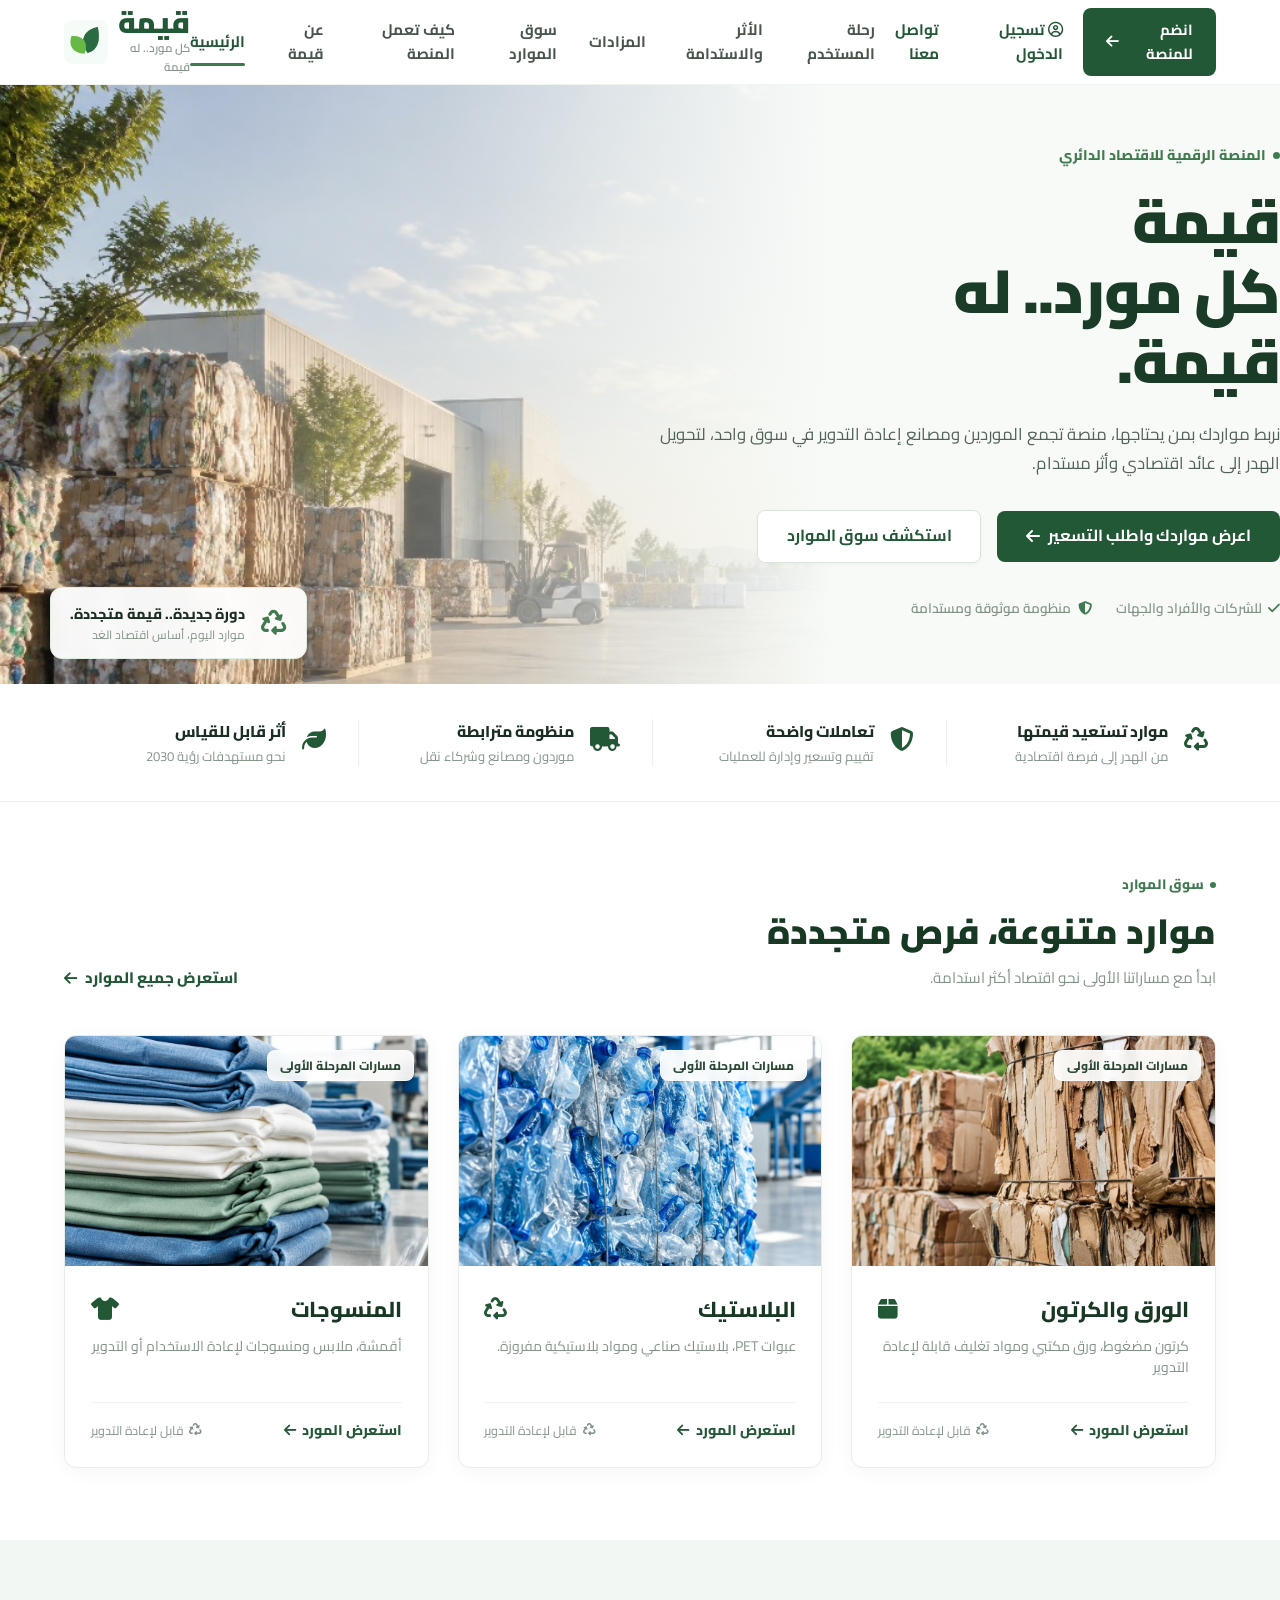
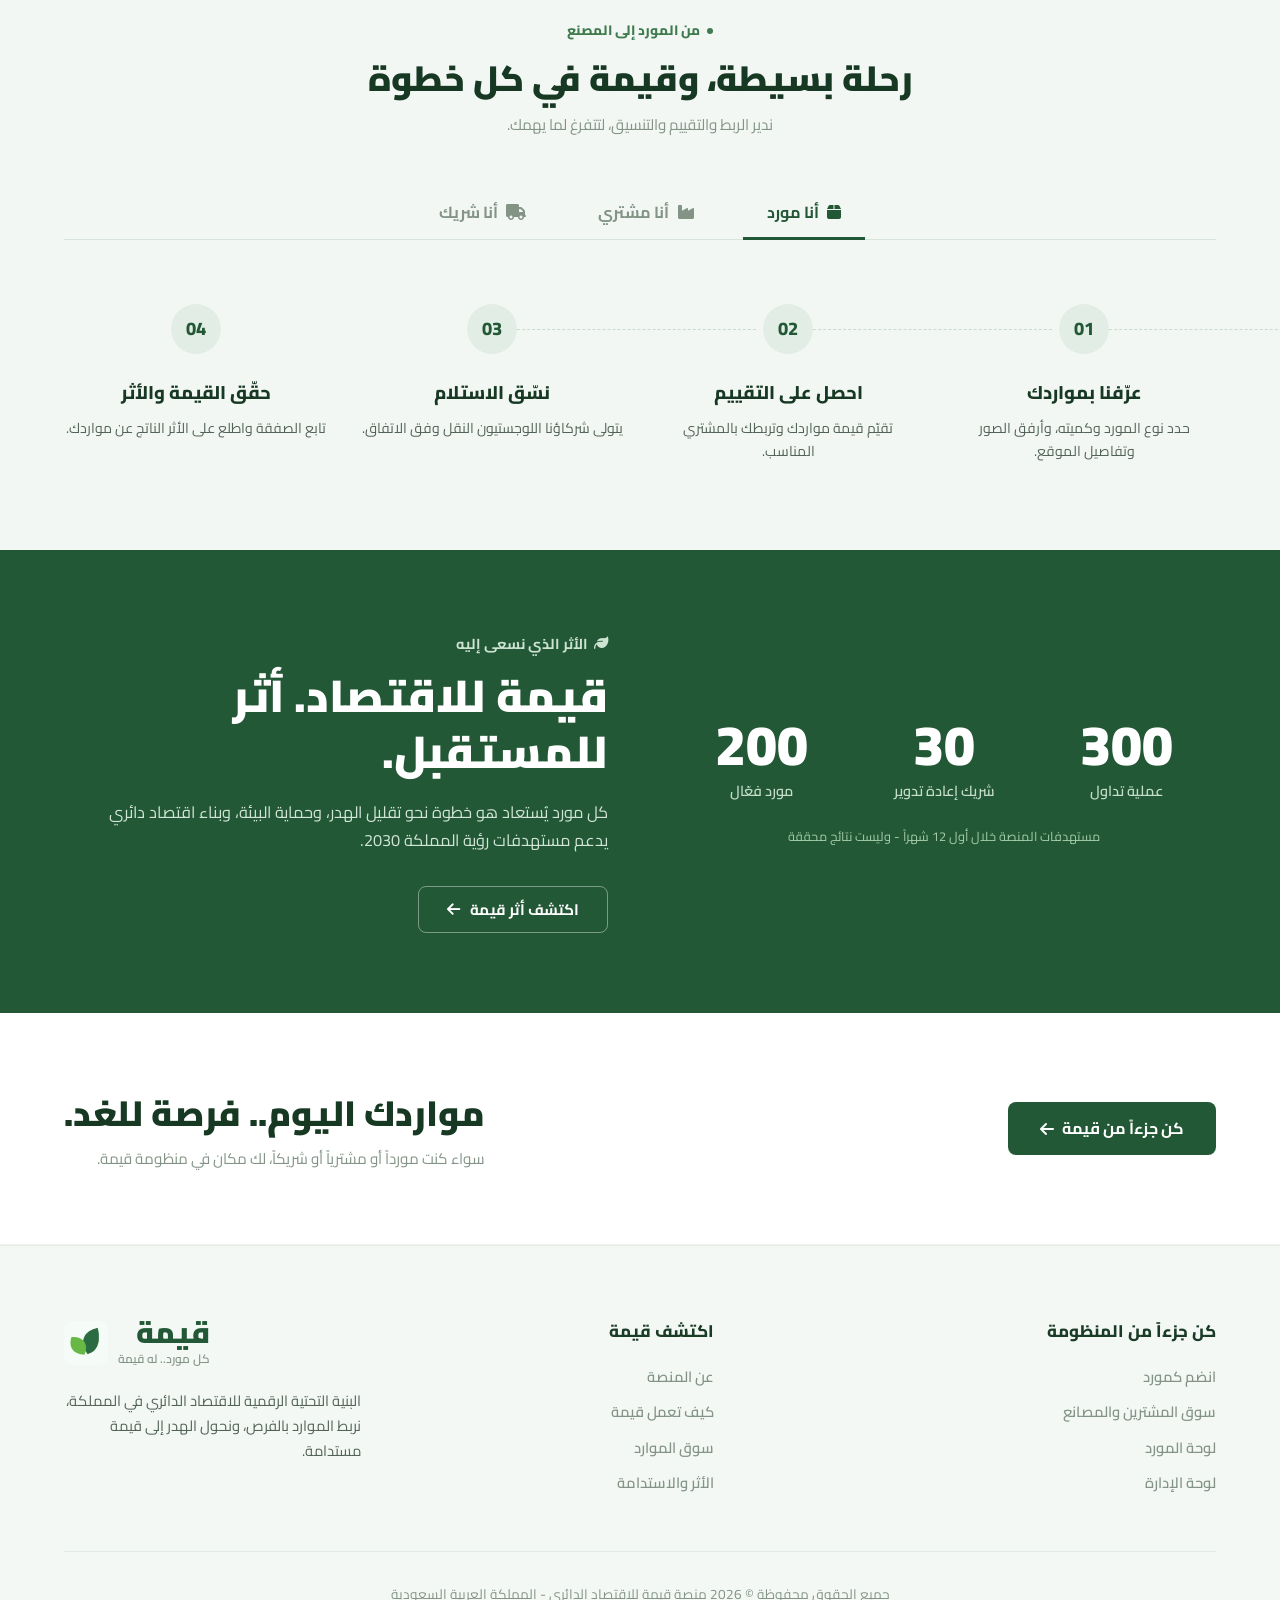
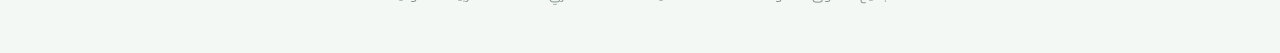
<file: index.html>
<!DOCTYPE html>
<html lang="ar" dir="rtl">
<head>
  <meta charset="UTF-8">
  <meta name="viewport" content="width=device-width, initial-scale=1.0">
  <title>قيمة | كل مورد.. له قيمة</title>
  <meta name="description" content="منصة قيمة - المنصة الرقمية للاقتصاد الدائري في المملكة. نربط مواردك بمن يحتاجها، منصة تجمع الموردين ومصانع إعادة التدوير في سوق واحد، لتحويل الهدر إلى عائد واثر مستدام.">
  <link rel="icon" type="image/png" href="images/logo.png">

  <!-- خط Cairo الرسمي -->
  <link rel="preconnect" href="https://fonts.googleapis.com">
  <link rel="preconnect" href="https://fonts.gstatic.com" crossorigin>
  <link href="https://fonts.googleapis.com/css2?family=Cairo:wght@400;600;700;800;900&display=swap" rel="stylesheet">
  
  <!-- Font Awesome Icons -->
  <link rel="stylesheet" href="https://cdnjs.cloudflare.com/ajax/libs/font-awesome/6.4.0/css/all.min.css">
  
  <!-- Stylesheet -->
  <link rel="stylesheet" href="css/style.css">
</head>
<body>

  <!-- شريط الملاحة العلوي -->
  <header class="site-header">
    <div class="container nav-wrapper">
      <!-- أزرار الإجراء والدخول في اليسار -->
      <div class="nav-actions">
        <a href="register.html" class="btn-green-pill">
          انضم للمنصة <i class="fas fa-arrow-left"></i>
        </a>
        <a href="login.html" class="contact-nav-link" style="margin-left: 0.5rem;">
          <i class="far fa-user-circle"></i> تسجيل الدخول
        </a>
        <a href="#contact" class="contact-nav-link">تواصل معنا</a>
        <button class="mobile-menu-toggle" aria-label="القائمة"><i class="fas fa-bars"></i></button>
      </div>

      <!-- روابط القائمة في المنتصف -->
      <nav class="nav-menu">
        <a href="user-journey.html" class="nav-link">رحلة المستخدم</a>
        <a href="#impact" class="nav-link">الأثر والاستدامة</a>
        <a href="auction-details.html" class="nav-link">المزادات</a>
        <a href="marketplace.html" class="nav-link">سوق الموارد</a>
        <a href="#how-it-works" class="nav-link">كيف تعمل المنصة</a>
        <a href="#about" class="nav-link">عن قيمة</a>
        <a href="index.html" class="nav-link active">الرئيسية</a>
      </nav>

      <!-- الشعار في اليمين مع الصورة الأصلية -->
      <a href="index.html" class="logo-area">
        <div class="logo-text-wrap">
          <h1>قيمة</h1>
          <span>كل مورد.. له قيمة</span>
        </div>
        <img src="images/logo.png" alt="شعار منصة قيمة" class="logo-img-tag">
      </a>
    </div>
  </header>

  <!-- قسم الـ Hero الرئيسي مع صورة المستودع الأصلية -->
  <section class="hero-section" id="about">
    <div class="hero-bg-container">
      <img src="images/hero.jpg" alt="مستودع إعادة التدوير وإدارة الموارد" class="hero-bg-img">
      <div class="hero-overlay"></div>
    </div>

    <!-- البطاقة العائمة أسفل يمين خلفية البطل -->
    <div class="hero-floating-card">
      <div class="floating-card-icon">
        <i class="fas fa-recycle"></i>
      </div>
      <div class="floating-card-text">
        <h4>دورة جديدة.. قيمة متجددة.</h4>
        <p>موارد اليوم، أساس اقتصاد الغد</p>
      </div>
    </div>

    <div class="container hero-content-wrapper">
      <div class="hero-text-block">
        <div class="hero-tag">
          <span class="dot"></span> المنصة الرقمية للاقتصاد الدائري
        </div>

        <h2 class="hero-heading">
          قيمة<br>
          كل مورد.. له<br>
          قيمة.
        </h2>

        <p class="hero-desc">
          نربط مواردك بمن يحتاجها، منصة تجمع الموردين ومصانع إعادة التدوير في سوق واحد، لتحويل الهدر إلى عائد اقتصادي وأثر مستدام.
        </p>

        <div class="hero-btn-group">
          <a href="supplier-dashboard.html" class="btn-green-pill" style="padding: 0.8rem 1.8rem; font-size: 1rem;">
            اعرض مواردك واطلب التسعير <i class="fas fa-arrow-left"></i>
          </a>
          <a href="marketplace.html" class="btn-outline-white-card" style="padding: 0.8rem 1.8rem; font-size: 1rem;">
            استكشف سوق الموارد
          </a>
        </div>

        <div class="hero-trust-indicators">
          <span><i class="fas fa-check"></i> للشركات والأفراد والجهات</span>
          <span><i class="fas fa-shield-alt"></i> منظومة موثوقة ومستدامة</span>
        </div>
      </div>
    </div>
  </section>

  <!-- شريط الميزات الأربعة -->
  <section class="features-strip">
    <div class="container">
      <div class="features-grid">
        <div class="feature-col">
          <div class="feature-icon-box"><i class="fas fa-recycle"></i></div>
          <div class="feature-info">
            <h4>موارد تستعيد قيمتها</h4>
            <p>من الهدر إلى فرصة اقتصادية</p>
          </div>
        </div>

        <div class="feature-col">
          <div class="feature-icon-box"><i class="fas fa-shield-halved"></i></div>
          <div class="feature-info">
            <h4>تعاملات واضحة</h4>
            <p>تقييم وتسعير وإدارة للعمليات</p>
          </div>
        </div>

        <div class="feature-col">
          <div class="feature-icon-box"><i class="fas fa-truck"></i></div>
          <div class="feature-info">
            <h4>منظومة مترابطة</h4>
            <p>موردون ومصانع وشركاء نقل</p>
          </div>
        </div>

        <div class="feature-col">
          <div class="feature-icon-box"><i class="fas fa-leaf"></i></div>
          <div class="feature-info">
            <h4>أثر قابل للقياس</h4>
            <p>نحو مستهدفات رؤية 2030</p>
          </div>
        </div>
      </div>
    </div>
  </section>

  <!-- قسم سوق الموارد - موارد متنوعة، فرص متجددة مع الصور المرفقة الأصلية -->
  <section class="section-marketplace" id="marketplace">
    <div class="container">
      <div class="sec-head-flex">
        <div>
          <div class="sec-subtitle-tag"><span class="dot"></span> سوق الموارد</div>
          <h2 class="sec-main-title">موارد متنوعة، فرص متجددة</h2>
          <p class="sec-description">ابدأ مع مساراتنا الأولى نحو اقتصاد أكثر استدامة.</p>
        </div>
        <a href="marketplace.html" class="link-all-items">
          استعرض جميع الموارد <i class="fas fa-arrow-left"></i>
        </a>
      </div>

      <div class="resource-cards-grid">
        <!-- بطاقة 1: الورق والكرتون مع صورتها الحقيقية -->
        <div class="resource-card">
          <div class="card-img-wrapper">
            <img src="images/paper.jpg" alt="الورق والكرتون">
            <span class="card-badge-phase">مسارات المرحلة الأولى</span>
          </div>
          <div class="card-body-content">
            <div class="card-title-row">
              <h3>الورق والكرتون</h3>
              <i class="fas fa-box card-type-icon"></i>
            </div>
            <p class="card-description-text">كرتون مضغوط، ورق مكتبي ومواد تغليف قابلة لإعادة التدوير</p>
            <div class="card-footer-action">
              <a href="marketplace.html" class="view-resource-btn">
                استعرض المورد <i class="fas fa-arrow-left"></i>
              </a>
              <span class="recyclable-tag"><i class="fas fa-recycle"></i> قابل لإعادة التدوير</span>
            </div>
          </div>
        </div>

        <!-- بطاقة 2: البلاستيك مع صورتها الحقيقية -->
        <div class="resource-card">
          <div class="card-img-wrapper">
            <img src="images/plastic.jpg" alt="البلاستيك">
            <span class="card-badge-phase">مسارات المرحلة الأولى</span>
          </div>
          <div class="card-body-content">
            <div class="card-title-row">
              <h3>البلاستيك</h3>
              <i class="fas fa-recycle card-type-icon"></i>
            </div>
            <p class="card-description-text">عبوات PET، بلاستيك صناعي ومواد بلاستيكية مفروزة.</p>
            <div class="card-footer-action">
              <a href="marketplace.html" class="view-resource-btn">
                استعرض المورد <i class="fas fa-arrow-left"></i>
              </a>
              <span class="recyclable-tag"><i class="fas fa-recycle"></i> قابل لإعادة التدوير</span>
            </div>
          </div>
        </div>

        <!-- بطاقة 3: المنسوجات مع صورتها الحقيقية -->
        <div class="resource-card">
          <div class="card-img-wrapper">
            <img src="images/textiles.jpg" alt="المنسوجات">
            <span class="card-badge-phase">مسارات المرحلة الأولى</span>
          </div>
          <div class="card-body-content">
            <div class="card-title-row">
              <h3>المنسوجات</h3>
              <i class="fas fa-shirt card-type-icon"></i>
            </div>
            <p class="card-description-text">أقمشة، ملابس ومنسوجات لإعادة الاستخدام أو التدوير</p>
            <div class="card-footer-action">
              <a href="marketplace.html" class="view-resource-btn">
                استعرض المورد <i class="fas fa-arrow-left"></i>
              </a>
              <span class="recyclable-tag"><i class="fas fa-recycle"></i> قابل لإعادة التدوير</span>
            </div>
          </div>
        </div>
      </div>
    </div>
  </section>

  <!-- قسم كيف تعمل المنصة - رحلة بسيطة، وقيمة في كل خطوة -->
  <section class="section-process" id="how-it-works">
    <div class="container">
      <div class="process-header">
        <div class="sec-subtitle-tag" style="justify-content: center;"><span class="dot"></span> من المورد إلى المصنع</div>
        <h2 class="sec-main-title">رحلة بسيطة، وقيمة في كل خطوة</h2>
        <p class="sec-description">ندير الربط والتقييم والتنسيق، لتتفرغ لما يهمك.</p>
      </div>

      <!-- تبويبات المسارات -->
      <div class="process-tabs-wrap">
        <button class="process-tab-btn active" data-role="supplier">
          <i class="fas fa-box"></i> أنا مورد
        </button>
        <button class="process-tab-btn" data-role="buyer">
          <i class="fas fa-industry"></i> أنا مشتري
        </button>
        <button class="process-tab-btn" data-role="partner">
          <i class="fas fa-truck"></i> أنا شريك
        </button>
      </div>

      <!-- خطوات المسار -->
      <div class="steps-flow-grid" id="processStepsContainer">
        <!-- خطوة 1 -->
        <div class="step-flow-box">
          <div class="step-number-circle">01</div>
          <h4>عرّفنا بمواردك</h4>
          <p>حدد نوع المورد وكميته، وأرفق الصور وتفاصيل الموقع.</p>
        </div>

        <!-- خطوة 2 -->
        <div class="step-flow-box">
          <div class="step-number-circle">02</div>
          <h4>احصل على التقييم</h4>
          <p>تقيّم قيمة مواردك وتربطك بالمشتري المناسب.</p>
        </div>

        <!-- خطوة 3 -->
        <div class="step-flow-box">
          <div class="step-number-circle">03</div>
          <h4>نسّق الاستلام</h4>
          <p>يتولى شركاؤنا اللوجستيون النقل وفق الاتفاق.</p>
        </div>

        <!-- خطوة 4 -->
        <div class="step-flow-box">
          <div class="step-number-circle">04</div>
          <h4>حقّق القيمة والأثر</h4>
          <p>تابع الصفقة واطلع على الأثر الناتج عن مواردك.</p>
        </div>
      </div>
    </div>
  </section>

  <!-- قسم الأثر الأخضر الداكن - قيمة للاقتصاد. أثر للمستقبل -->
  <section class="section-green-impact" id="impact">
    <div class="container">
      <div class="impact-split-grid">
        <!-- أرقام ومؤشرات الأثر في اليسار -->
        <div class="impact-stats-side">
          <div class="impact-stats-row">
            <div class="stat-metric-box">
              <div class="metric-num">300</div>
              <div class="metric-lbl">عملية تداول</div>
            </div>
            <div class="stat-metric-box">
              <div class="metric-num">30</div>
              <div class="metric-lbl">شريك إعادة تدوير</div>
            </div>
            <div class="stat-metric-box">
              <div class="metric-num">200</div>
              <div class="metric-lbl">مورد فعّال</div>
            </div>
          </div>
          <div class="stat-subtext-note">
            مستهدفات المنصة خلال أول 12 شهراً - وليست نتائج محققة
          </div>
        </div>

        <!-- النصوص والزر في اليمين -->
        <div class="impact-content-side">
          <div class="impact-tag">
            <i class="fas fa-leaf"></i> الأثر الذي نسعى إليه
          </div>
          <h2 class="impact-title">قيمة للاقتصاد. أثر للمستقبل.</h2>
          <p class="impact-desc">
            كل مورد يُستعاد هو خطوة نحو تقليل الهدر، وحماية البيئة، وبناء اقتصاد دائري يدعم مستهدفات رؤية المملكة 2030.
          </p>
          <a href="portal.html?tab=esg" class="impact-cta-btn">
            اكتشف أثر قيمة <i class="fas fa-arrow-left"></i>
          </a>
        </div>
      </div>
    </div>
  </section>

  <!-- شريط الدعوة للانضمام - مواردك اليوم.. فرصة للغد -->
  <section class="section-join-bar" id="contact">
    <div class="container join-bar-flex">
      <a href="register.html" class="btn-green-pill" style="padding: 0.85rem 2rem; font-size: 1rem;">
        كن جزءاً من قيمة <i class="fas fa-arrow-left"></i>
      </a>

      <div class="join-text-wrap">
        <h3>مواردك اليوم.. فرصة للغد.</h3>
        <p>سواء كنت مورداً أو مشترياً أو شريكاً، لك مكان في منظومة قيمة.</p>
      </div>
    </div>
  </section>

  <!-- الفوتر النقي الأنيق المتطابق مع التصميم مع الشعار الرسمي -->
  <footer class="site-footer-clean">
    <div class="container">
      <div class="footer-clean-grid">
        <!-- الروابط: انضم إلينا -->
        <div class="footer-clean-col">
          <h4>كن جزءاً من المنظومة</h4>
          <div class="footer-links-clean">
            <a href="register.html">انضم كمورد</a>
            <a href="marketplace.html">سوق المشترين والمصانع</a>
            <a href="supplier-dashboard.html">لوحة المورد</a>
            <a href="admin-dashboard.html">لوحة الإدارة</a>
          </div>
        </div>

        <!-- الروابط: استكشف قيمة -->
        <div class="footer-clean-col">
          <h4>اكتشف قيمة</h4>
          <div class="footer-links-clean">
            <a href="#about">عن المنصة</a>
            <a href="#how-it-works">كيف تعمل قيمة</a>
            <a href="#marketplace">سوق الموارد</a>
            <a href="#impact">الأثر والاستدامة</a>
          </div>
        </div>

        <!-- هوية الشعار في اليمين مع الصورة الأصلية -->
        <div class="footer-brand-side">
          <div class="logo-area" style="justify-content: flex-end;">
            <div class="logo-text-wrap" style="text-align: right;">
              <h2 style="font-size: 1.85rem; font-weight: 900; color: var(--primary-green); line-height: 1;">قيمة</h2>
              <span style="font-size: 0.75rem; color: var(--text-muted); font-weight: 600;">كل مورد.. له قيمة</span>
            </div>
            <img src="images/logo.png" alt="شعار منصة قيمة" class="logo-img-tag">
          </div>
          <p>
            البنية التحتية الرقمية للاقتصاد الدائري في المملكة، نربط الموارد بالفرص، ونحول الهدر إلى قيمة مستدامة.
          </p>
        </div>
      </div>

      <div class="footer-copyright">
        جميع الحقوق محفوظة © 2026 منصة قيمة للاقتصاد الدائري - المملكة العربية السعودية
      </div>
    </div>
  </footer>

  <!-- ملف الجافاسكريبت -->
  <script src="js/main.js"></script>
</body>
</html>
</file>
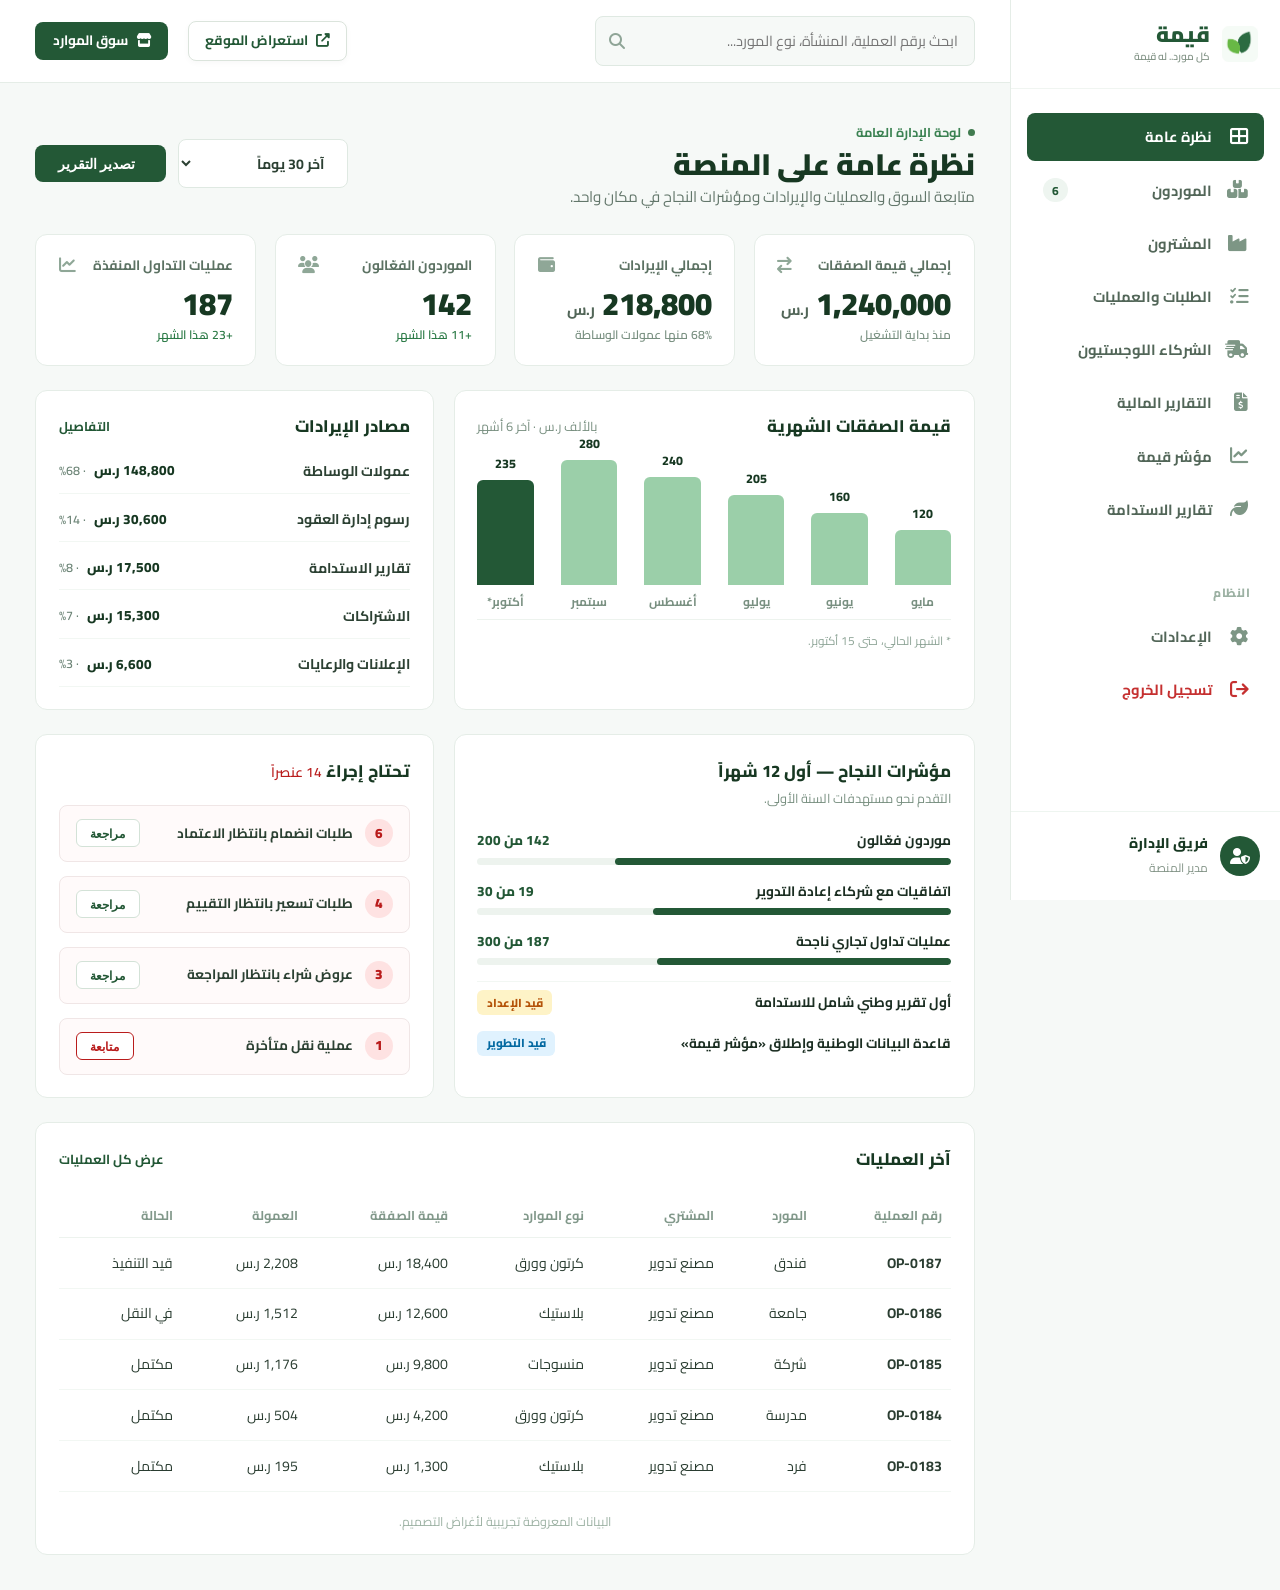
<file: admin-dashboard.html>
<!DOCTYPE html>
<html lang="ar" dir="rtl">
<head>
  <meta charset="UTF-8">
  <meta name="viewport" content="width=device-width, initial-scale=1.0">
  <title>لوحة الإدارة العامة | منصة قيمة</title>
  <meta name="description" content="لوحة الإدارة العامة - نظرة عامة على المنصة، متابعة السوق والعمليات والإيرادات ومؤشرات النجاح في مكان واحد.">
  <link rel="icon" type="image/png" href="images/logo.png">

  <!-- خط Cairo الرسمي -->
  <link rel="preconnect" href="https://fonts.googleapis.com">
  <link rel="preconnect" href="https://fonts.gstatic.com" crossorigin>
  <link href="https://fonts.googleapis.com/css2?family=Cairo:wght@400;600;700;800;900&display=swap" rel="stylesheet">
  
  <!-- Font Awesome Icons -->
  <link rel="stylesheet" href="https://cdnjs.cloudflare.com/ajax/libs/font-awesome/6.4.0/css/all.min.css">
  
  <!-- Stylesheets -->
  <link rel="stylesheet" href="css/style.css">
  <link rel="stylesheet" href="css/admin.css">
  <style>
    .admin-dashboard-wrap {
      display: flex;
      flex-direction: column;
      gap: 1.5rem;
    }

    .breadcrumb-tag {
      display: inline-flex;
      align-items: center;
      gap: 0.4rem;
      font-size: 0.8rem;
      font-weight: 700;
      color: #3b8252;
      margin-bottom: 0.25rem;
    }
    .breadcrumb-tag .dot {
      width: 7px;
      height: 7px;
      background-color: #407b4f;
      border-radius: 50%;
    }

    .admin-header-flex {
      display: flex;
      justify-content: space-between;
      align-items: center;
    }

    .admin-header-title h2 {
      font-size: 1.85rem;
      font-weight: 900;
      color: #173822;
      line-height: 1.2;
    }

    .admin-header-title p {
      font-size: 0.95rem;
      color: #63776b;
      margin-top: 0.2rem;
    }

    .filter-actions-group {
      display: flex;
      align-items: center;
      gap: 0.75rem;
    }

    .filter-select-box {
      padding: 0.6rem 1.2rem;
      border: 1px solid #dfe9e2;
      border-radius: 8px;
      background: #ffffff;
      font-family: inherit;
      font-size: 0.88rem;
      font-weight: 700;
      color: #2c4133;
      cursor: pointer;
    }

    .btn-export-rep {
      background-color: #235836;
      color: #ffffff;
      padding: 0.65rem 1.4rem;
      border-radius: 8px;
      font-weight: 800;
      font-size: 0.88rem;
      display: inline-flex;
      align-items: center;
      gap: 0.5rem;
      border: none;
      cursor: pointer;
      transition: all 0.2s ease;
    }
    .btn-export-rep:hover {
      background-color: #1b442a;
    }

    /* كروت المؤشرات الأربعة العلوية */
    .admin-kpi-grid {
      display: grid;
      grid-template-columns: repeat(4, 1fr);
      gap: 1.15rem;
    }

    .admin-kpi-card {
      background: #ffffff;
      border: 1px solid #e5ede7;
      border-radius: 12px;
      padding: 1.25rem 1.4rem;
      display: flex;
      flex-direction: column;
    }

    .admin-kpi-top {
      display: flex;
      justify-content: space-between;
      align-items: center;
      margin-bottom: 0.75rem;
    }

    .admin-kpi-top .lbl {
      font-size: 0.85rem;
      font-weight: 700;
      color: #5c7263;
    }

    .admin-kpi-top i {
      color: #8fa797;
      font-size: 1.05rem;
    }

    .admin-kpi-val {
      font-size: 1.95rem;
      font-weight: 900;
      color: #173822;
      line-height: 1;
      margin-bottom: 0.35rem;
    }

    .admin-kpi-val .unit {
      font-size: 0.95rem;
      font-weight: 700;
      color: #526658;
    }

    .admin-kpi-subnote {
      font-size: 0.76rem;
      color: #799081;
      font-weight: 600;
    }
    .admin-kpi-subnote.positive {
      color: #2b7a46;
    }

    /* شبكة الصفوف: صفقات شهرية ومصادر إيرادات ومؤشرات النجاح وإجراءات عاجلة */
    .dashboard-two-col {
      display: grid;
      grid-template-columns: 1.7fr 1.3fr;
      gap: 1.25rem;
    }

    .card-panel-clean {
      background: #ffffff;
      border: 1px solid #e5ede7;
      border-radius: 12px;
      padding: 1.4rem;
    }

    .card-panel-head {
      display: flex;
      justify-content: space-between;
      align-items: center;
      margin-bottom: 1.25rem;
    }

    .card-panel-head h3 {
      font-size: 1.05rem;
      font-weight: 800;
      color: #173822;
    }

    .card-panel-head .sub {
      font-size: 0.8rem;
      color: #799081;
    }

    /* الرسم البياني بالألف ر.س */
    .bar-chart-deals {
      display: flex;
      align-items: flex-end;
      justify-content: space-between;
      height: 160px;
      padding-top: 1rem;
      padding-bottom: 0.5rem;
      border-bottom: 1px solid #edf3ee;
    }

    .deal-col {
      display: flex;
      flex-direction: column;
      align-items: center;
      gap: 0.4rem;
      width: 12%;
    }

    .deal-pill {
      width: 100%;
      background: #9bcfa9;
      border-radius: 6px 6px 0 0;
      transition: all 0.3s ease;
    }
    .deal-col.active .deal-pill {
      background: #235836;
    }

    .deal-val {
      font-size: 0.78rem;
      font-weight: 800;
      color: #173822;
    }

    .deal-month {
      font-size: 0.75rem;
      color: #799081;
      font-weight: 700;
    }

    /* مصادر الإيرادات */
    .revenue-sources-list {
      display: flex;
      flex-direction: column;
      gap: 0.9rem;
    }

    .revenue-item {
      display: flex;
      justify-content: space-between;
      align-items: center;
      padding-bottom: 0.65rem;
      border-bottom: 1px solid #f2f7f3;
    }

    .revenue-name {
      font-size: 0.88rem;
      font-weight: 700;
      color: #2c4133;
    }

    .revenue-amount-percent {
      font-size: 0.85rem;
      font-weight: 800;
      color: #173822;
      display: flex;
      align-items: center;
      gap: 0.5rem;
    }

    .revenue-amount-percent .pct {
      color: #6d8577;
      font-weight: 600;
      font-size: 0.78rem;
    }

    /* مؤشرات النجاح - أول 12 شهراً */
    .goals-list {
      display: flex;
      flex-direction: column;
      gap: 1rem;
    }

    .goal-row {
      display: flex;
      flex-direction: column;
      gap: 0.35rem;
    }

    .goal-header-row {
      display: flex;
      justify-content: space-between;
      align-items: center;
      font-size: 0.85rem;
      font-weight: 700;
    }

    .goal-progress-track {
      height: 7px;
      background: #edf3ee;
      border-radius: 4px;
      overflow: hidden;
    }

    .goal-progress-bar {
      height: 100%;
      background: #235836;
      border-radius: 4px;
    }

    .badge-status-goal {
      display: inline-block;
      padding: 0.2rem 0.6rem;
      border-radius: 6px;
      font-size: 0.72rem;
      font-weight: 800;
    }
    .badge-preparing { background: #fef3c7; color: #b45309; }
    .badge-developing { background: #e0f2fe; color: #0369a1; }

    /* إجراءات عاجلة (تحتاج إجراءً) */
    .urgent-actions-list {
      display: flex;
      flex-direction: column;
      gap: 0.85rem;
    }

    .urgent-action-card {
      display: flex;
      align-items: center;
      justify-content: space-between;
      border: 1px solid #f0e6e6;
      background: #fffafa;
      border-radius: 8px;
      padding: 0.85rem 1rem;
    }

    .urgent-action-info {
      display: flex;
      align-items: center;
      gap: 0.75rem;
    }

    .urgent-count-circle {
      width: 28px;
      height: 28px;
      border-radius: 50%;
      background: #fee2e2;
      color: #b91c1c;
      font-weight: 900;
      font-size: 0.85rem;
      display: flex;
      align-items: center;
      justify-content: center;
    }

    .urgent-text {
      font-size: 0.85rem;
      font-weight: 700;
      color: #2c4133;
    }

    .btn-urgent-review {
      border: 1px solid #d3e2d7;
      background: #ffffff;
      color: #235836;
      padding: 0.35rem 0.85rem;
      border-radius: 6px;
      font-size: 0.78rem;
      font-weight: 800;
      cursor: pointer;
      transition: all 0.2s;
    }
    .btn-urgent-review:hover {
      background: #235836;
      color: #ffffff;
    }

    /* جدول آخر العمليات */
    .admin-tx-table {
      width: 100%;
      border-collapse: collapse;
      text-align: right;
    }

    .admin-tx-table th {
      padding: 0.75rem 0.6rem;
      font-size: 0.8rem;
      font-weight: 700;
      color: #81988a;
      border-bottom: 1px solid #edf3ee;
    }

    .admin-tx-table td {
      padding: 0.85rem 0.6rem;
      font-size: 0.88rem;
      color: #2a3d31;
      border-bottom: 1px solid #f2f7f3;
    }
  </style>
</head>
<body class="admin-layout">

  <!-- الشريط الجانبي للإدارة -->
  <aside class="admin-sidebar">
    <div class="sidebar-header">
      <img src="images/logo.png" alt="شعار قيمة" style="width: 36px; height: 36px;">
      <div class="logo-text-wrap">
        <h3 style="font-size: 1.35rem; font-weight: 900; color: var(--primary-green); line-height: 1;">قيمة</h3>
        <span style="font-size: 0.65rem; color: var(--text-muted); font-weight: 600;">كل مورد.. له قيمة</span>
      </div>
    </div>

    <div class="sidebar-menu">
      <div class="sidebar-item active">
        <i class="fas fa-table-cells-large"></i>
        <span>نظرة عامة</span>
      </div>

      <div class="sidebar-item">
        <i class="fas fa-boxes-stacked"></i>
        <span>الموردون</span>
        <span class="sidebar-badge">6</span>
      </div>

      <div class="sidebar-item">
        <i class="fas fa-industry"></i>
        <span>المشترون</span>
      </div>

      <div class="sidebar-item">
        <i class="fas fa-list-check"></i>
        <span>الطلبات والعمليات</span>
      </div>

      <div class="sidebar-item">
        <i class="fas fa-truck-fast"></i>
        <span>الشركاء اللوجستيون</span>
      </div>

      <div class="sidebar-item">
        <i class="fas fa-file-invoice-dollar"></i>
        <span>التقارير المالية</span>
      </div>

      <div class="sidebar-item">
        <i class="fas fa-chart-line"></i>
        <span>مؤشر قيمة</span>
      </div>

      <div class="sidebar-item">
        <i class="fas fa-leaf"></i>
        <span>تقارير الاستدامة</span>
      </div>

      <div style="margin-top: 2rem;" class="sidebar-section-title">النظام</div>

      <div class="sidebar-item">
        <i class="fas fa-gear"></i>
        <span>الإعدادات</span>
      </div>

      <a href="login.html" class="sidebar-item" style="color: #c53030;">
        <i class="fas fa-arrow-right-from-bracket" style="color: #c53030;"></i>
        <span>تسجيل الخروج</span>
      </a>
    </div>

    <div class="sidebar-footer">
      <div class="admin-user-info">
        <div class="admin-avatar" style="background-color: #235836; color: #fff;">
          <i class="fas fa-user-shield"></i>
        </div>
        <div class="admin-names">
          <h5>فريق الإدارة</h5>
          <span>مدير المنصة</span>
        </div>
      </div>
    </div>
  </aside>

  <!-- مساحة العمل الرئيسية -->
  <main class="admin-main">
    <!-- الشريط العلوي -->
    <header class="admin-topbar">
      <div class="admin-search-box">
        <input type="text" placeholder="ابحث برقم العملية، المنشأة، نوع المورد...">
        <i class="fas fa-search"></i>
      </div>

      <div class="topbar-actions">
        <a href="index.html" class="btn-outline-white-card" style="padding: 0.5rem 1rem; font-size: 0.85rem;" target="_blank">
          <i class="fas fa-external-link-alt"></i> استعراض الموقع
        </a>
        <a href="marketplace.html" class="btn-green-pill" style="padding: 0.5rem 1.1rem; font-size: 0.85rem;">
          <i class="fas fa-store"></i> سوق الموارد
        </a>
      </div>
    </header>

    <!-- محتوى لوحة الإدارة العامة -->
    <div class="admin-content-body">
      <div class="admin-dashboard-wrap">

        <!-- الترويسة والفلتر -->
        <div class="admin-header-flex">
          <div class="admin-header-title">
            <div class="breadcrumb-tag">
              <span class="dot"></span> لوحة الإدارة العامة
            </div>
            <h2>نظرة عامة على المنصة</h2>
            <p>متابعة السوق والعمليات والإيرادات ومؤشرات النجاح في مكان واحد.</p>
          </div>

          <div class="filter-actions-group">
            <select class="filter-select-box">
              <option>آخر 30 يوماً</option>
              <option>الربع الحالي (Q3)</option>
              <option>منذ بداية التشغيل</option>
            </select>

            <button class="btn-export-rep" onclick="alert('جاري تجهيز وتصدير التقرير التنفيذي PDF...')">
              <i class="fas fa-arrow-down-to-bracket"></i> تصدير التقرير
            </button>
          </div>
        </div>

        <!-- 4 بطاقات KPI العلوية -->
        <div class="admin-kpi-grid">
          <!-- 1. إجمالي قيمة الصفقات -->
          <div class="admin-kpi-card">
            <div class="admin-kpi-top">
              <span class="lbl">إجمالي قيمة الصفقات</span>
              <i class="fas fa-arrow-right-arrow-left"></i>
            </div>
            <div class="admin-kpi-val">1,240,000 <span class="unit">ر.س</span></div>
            <div class="admin-kpi-subnote">منذ بداية التشغيل</div>
          </div>

          <!-- 2. إجمالي الإيرادات -->
          <div class="admin-kpi-card">
            <div class="admin-kpi-top">
              <span class="lbl">إجمالي الإيرادات</span>
              <i class="fas fa-wallet"></i>
            </div>
            <div class="admin-kpi-val">218,800 <span class="unit">ر.س</span></div>
            <div class="admin-kpi-subnote">68% منها عمولات الوساطة</div>
          </div>

          <!-- 3. الموردون الفعّالون -->
          <div class="admin-kpi-card">
            <div class="admin-kpi-top">
              <span class="lbl">الموردون الفعّالون</span>
              <i class="fas fa-users"></i>
            </div>
            <div class="admin-kpi-val">142</div>
            <div class="admin-kpi-subnote positive">+11 هذا الشهر</div>
          </div>

          <!-- 4. عمليات التداول المنفذة -->
          <div class="admin-kpi-card">
            <div class="admin-kpi-top">
              <span class="lbl">عمليات التداول المنفذة</span>
              <i class="fas fa-chart-line"></i>
            </div>
            <div class="admin-kpi-val">187</div>
            <div class="admin-kpi-subnote positive">+23 هذا الشهر</div>
          </div>
        </div>

        <!-- الصف الثاني: الصفقات الشهرية + مصادر الإيرادات -->
        <div class="dashboard-two-col">
          <!-- قيمة الصفقات الشهرية -->
          <div class="card-panel-clean">
            <div class="card-panel-head">
              <h3>قيمة الصفقات الشهرية</h3>
              <span class="sub">بالألف ر.س · آخر 6 أشهر</span>
            </div>

            <div class="bar-chart-deals">
              <div class="deal-col">
                <div class="deal-val">120</div>
                <div class="deal-pill" style="height: 55px;"></div>
                <div class="deal-month">مايو</div>
              </div>
              <div class="deal-col">
                <div class="deal-val">160</div>
                <div class="deal-pill" style="height: 72px;"></div>
                <div class="deal-month">يونيو</div>
              </div>
              <div class="deal-col">
                <div class="deal-val">205</div>
                <div class="deal-pill" style="height: 90px;"></div>
                <div class="deal-month">يوليو</div>
              </div>
              <div class="deal-col">
                <div class="deal-val">240</div>
                <div class="deal-pill" style="height: 108px;"></div>
                <div class="deal-month">أغسطس</div>
              </div>
              <div class="deal-col">
                <div class="deal-val">280</div>
                <div class="deal-pill" style="height: 125px;"></div>
                <div class="deal-month">سبتمبر</div>
              </div>
              <div class="deal-col active">
                <div class="deal-val">235</div>
                <div class="deal-pill" style="height: 105px;"></div>
                <div class="deal-month">أكتوبر*</div>
              </div>
            </div>

            <div style="font-size: 0.74rem; color: #8da496; margin-top: 0.75rem;">
              * الشهر الحالي، حتى 15 أكتوبر.
            </div>
          </div>

          <!-- مصادر الإيرادات -->
          <div class="card-panel-clean">
            <div class="card-panel-head">
              <h3>مصادر الإيرادات</h3>
              <span style="font-size: 0.8rem; font-weight: 700; color: #235836; cursor: pointer;">التفاصيل</span>
            </div>

            <div class="revenue-sources-list">
              <div class="revenue-item">
                <span class="revenue-name">عمولات الوساطة</span>
                <span class="revenue-amount-percent">
                  148,800 ر.س <span class="pct">· %68</span>
                </span>
              </div>
              <div class="revenue-item">
                <span class="revenue-name">رسوم إدارة العقود</span>
                <span class="revenue-amount-percent">
                  30,600 ر.س <span class="pct">· %14</span>
                </span>
              </div>
              <div class="revenue-item">
                <span class="revenue-name">تقارير الاستدامة</span>
                <span class="revenue-amount-percent">
                  17,500 ر.س <span class="pct">· %8</span>
                </span>
              </div>
              <div class="revenue-item">
                <span class="revenue-name">الاشتراكات</span>
                <span class="revenue-amount-percent">
                  15,300 ر.س <span class="pct">· %7</span>
                </span>
              </div>
              <div class="revenue-item">
                <span class="revenue-name">الإعلانات والرعايات</span>
                <span class="revenue-amount-percent">
                  6,600 ر.س <span class="pct">· %3</span>
                </span>
              </div>
            </div>
          </div>
        </div>

        <!-- الصف الثالث: مؤشرات النجاح + تحتاج إجراءً -->
        <div class="dashboard-two-col">
          <!-- مؤشرات النجاح — أول 12 شهراً -->
          <div class="card-panel-clean">
            <div class="card-panel-head">
              <div>
                <h3>مؤشرات النجاح — أول 12 شهراً</h3>
                <span class="sub">التقدم نحو مستهدفات السنة الأولى.</span>
              </div>
            </div>

            <div class="goals-list">
              <!-- هدف 1 -->
              <div class="goal-row">
                <div class="goal-header-row">
                  <span>موردون فعّالون</span>
                  <span style="color: #235836; font-weight: 800;">142 من 200</span>
                </div>
                <div class="goal-progress-track">
                  <div class="goal-progress-bar" style="width: 71%;"></div>
                </div>
              </div>

              <!-- هدف 2 -->
              <div class="goal-row">
                <div class="goal-header-row">
                  <span>اتفاقيات مع شركاء إعادة التدوير</span>
                  <span style="color: #235836; font-weight: 800;">19 من 30</span>
                </div>
                <div class="goal-progress-track">
                  <div class="goal-progress-bar" style="width: 63%;"></div>
                </div>
              </div>

              <!-- هدف 3 -->
              <div class="goal-row">
                <div class="goal-header-row">
                  <span>عمليات تداول تجاري ناجحة</span>
                  <span style="color: #235836; font-weight: 800;">187 من 300</span>
                </div>
                <div class="goal-progress-track">
                  <div class="goal-progress-bar" style="width: 62%;"></div>
                </div>
              </div>

              <!-- هدف 4 -->
              <div style="display: flex; justify-content: space-between; align-items: center; padding-top: 0.5rem; border-top: 1px solid #f2f7f3;">
                <span style="font-size: 0.85rem; font-weight: 700;">أول تقرير وطني شامل للاستدامة</span>
                <span class="badge-status-goal badge-preparing">قيد الإعداد</span>
              </div>

              <!-- هدف 5 -->
              <div style="display: flex; justify-content: space-between; align-items: center;">
                <span style="font-size: 0.85rem; font-weight: 700;">قاعدة البيانات الوطنية وإطلاق «مؤشر قيمة»</span>
                <span class="badge-status-goal badge-developing">قيد التطوير</span>
              </div>
            </div>
          </div>

          <!-- تحتاج إجراءً (14 عنصراً) -->
          <div class="card-panel-clean">
            <div class="card-panel-head">
              <h3>تحتاج إجراءً <span style="font-size: 0.85rem; font-weight: 600; color: #b91c1c;">14 عنصراً</span></h3>
            </div>

            <div class="urgent-actions-list">
              <div class="urgent-action-card">
                <div class="urgent-action-info">
                  <div class="urgent-count-circle">6</div>
                  <span class="urgent-text">طلبات انضمام بانتظار الاعتماد</span>
                </div>
                <button class="btn-urgent-review" onclick="alert('عرض طلبات الانضمام المعلقة')">مراجعة</button>
              </div>

              <div class="urgent-action-card">
                <div class="urgent-action-info">
                  <div class="urgent-count-circle">4</div>
                  <span class="urgent-text">طلبات تسعير بانتظار التقييم</span>
                </div>
                <button class="btn-urgent-review" onclick="alert('عرض طلبات التسعير المعلقة')">مراجعة</button>
              </div>

              <div class="urgent-action-card">
                <div class="urgent-action-info">
                  <div class="urgent-count-circle">3</div>
                  <span class="urgent-text">عروض شراء بانتظار المراجعة</span>
                </div>
                <button class="btn-urgent-review" onclick="alert('عرض عروض الشراء المعلقة')">مراجعة</button>
              </div>

              <div class="urgent-action-card">
                <div class="urgent-action-info">
                  <div class="urgent-count-circle" style="background:#fee2e2; color:#b91c1c;">1</div>
                  <span class="urgent-text">عملية نقل متأخرة</span>
                </div>
                <button class="btn-urgent-review" style="border-color:#b91c1c; color:#b91c1c;" onclick="alert('متابعة خط النقل المتعثر')">متابعة</button>
              </div>
            </div>
          </div>
        </div>

        <!-- الصف الرابع: جدول آخر العمليات -->
        <div class="card-panel-clean">
          <div class="card-panel-head">
            <h3>آخر العمليات</h3>
            <span style="font-size: 0.82rem; font-weight: 700; color: #235836; cursor: pointer;">عرض كل العمليات</span>
          </div>

          <table class="admin-tx-table">
            <thead>
              <tr>
                <th>رقم العملية</th>
                <th>المورد</th>
                <th>المشتري</th>
                <th>نوع الموارد</th>
                <th>قيمة الصفقة</th>
                <th>العمولة</th>
                <th>الحالة</th>
              </tr>
            </thead>
            <tbody>
              <tr>
                <td><strong>OP-0187</strong></td>
                <td>فندق</td>
                <td>مصنع تدوير</td>
                <td>كرتون وورق</td>
                <td>18,400 ر.س</td>
                <td>2,208 ر.س</td>
                <td><span class="badge-status badge-pricing">قيد التنفيذ</span></td>
              </tr>
              <tr>
                <td><strong>OP-0186</strong></td>
                <td>جامعة</td>
                <td>مصنع تدوير</td>
                <td>بلاستيك</td>
                <td>12,600 ر.س</td>
                <td>1,512 ر.س</td>
                <td><span class="badge-status badge-transit">في النقل</span></td>
              </tr>
              <tr>
                <td><strong>OP-0185</strong></td>
                <td>شركة</td>
                <td>مصنع تدوير</td>
                <td>منسوجات</td>
                <td>9,800 ر.س</td>
                <td>1,176 ر.س</td>
                <td><span class="badge-status badge-completed">مكتمل</span></td>
              </tr>
              <tr>
                <td><strong>OP-0184</strong></td>
                <td>مدرسة</td>
                <td>مصنع تدوير</td>
                <td>كرتون وورق</td>
                <td>4,200 ر.س</td>
                <td>504 ر.س</td>
                <td><span class="badge-status badge-completed">مكتمل</span></td>
              </tr>
              <tr>
                <td><strong>OP-0183</strong></td>
                <td>فرد</td>
                <td>مصنع تدوير</td>
                <td>بلاستيك</td>
                <td>1,300 ر.س</td>
                <td>195 ر.س</td>
                <td><span class="badge-status badge-completed">مكتمل</span></td>
              </tr>
            </tbody>
          </table>

          <div style="text-align: center; font-size: 0.78rem; color: #9cb1a3; margin-top: 1.25rem;">
            البيانات المعروضة تجريبية لأغراض التصميم.
          </div>
        </div>

      </div>
    </div>
  </main>

</body>
</html>
</file>
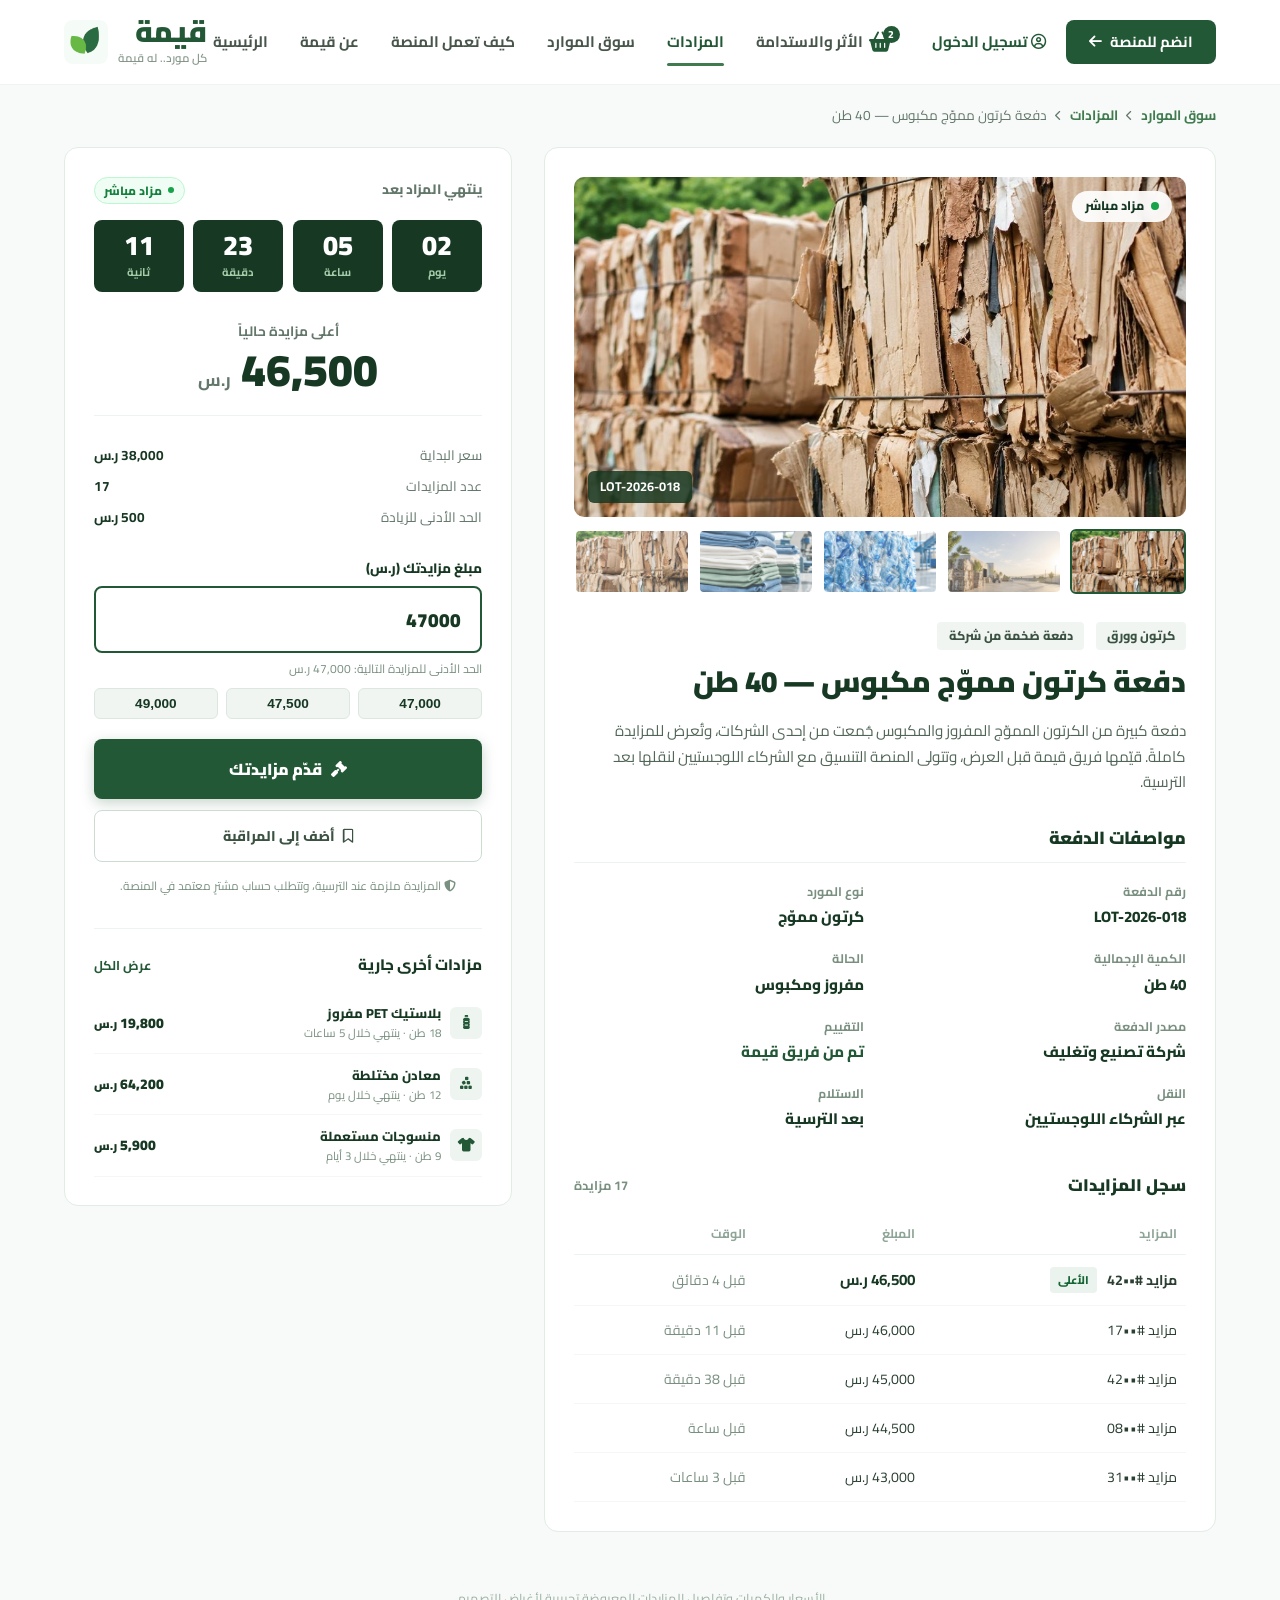
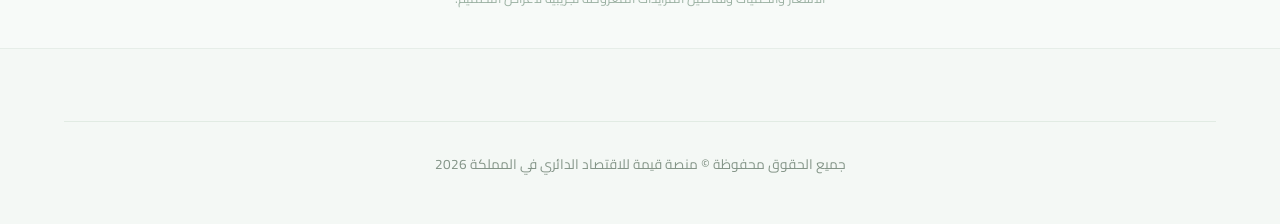
<file: auction-details.html>
<!DOCTYPE html>
<html lang="ar" dir="rtl">
<head>
  <meta charset="UTF-8">
  <meta name="viewport" content="width=device-width, initial-scale=1.0">
  <title>دفعة كرتون مموّج مكبوس — 40 طن | مزادات قيمة</title>
  <meta name="description" content="مزاد مباشر: دفعة كرتون مموج مكبوس 40 طن من شركة تصنيع وتغليف في منصة قيمة.">
  <link rel="icon" type="image/png" href="images/logo.png">

  <!-- خط Cairo الرسمي -->
  <link rel="preconnect" href="https://fonts.googleapis.com">
  <link rel="preconnect" href="https://fonts.gstatic.com" crossorigin>
  <link href="https://fonts.googleapis.com/css2?family=Cairo:wght@400;600;700;800;900&display=swap" rel="stylesheet">
  
  <!-- Font Awesome Icons -->
  <link rel="stylesheet" href="https://cdnjs.cloudflare.com/ajax/libs/font-awesome/6.4.0/css/all.min.css">
  
  <!-- Stylesheets -->
  <link rel="stylesheet" href="css/style.css">
  <style>
    .auction-page-body {
      background-color: #f7faf8;
      min-height: 100vh;
      display: flex;
      flex-direction: column;
    }

    /* مسار التنقل (Breadcrumbs) */
    .auction-breadcrumbs {
      padding: 1.25rem 0;
      font-size: 0.85rem;
      color: #63776b;
      display: flex;
      align-items: center;
      gap: 0.5rem;
    }
    .auction-breadcrumbs a {
      color: #407b4f;
      font-weight: 700;
    }

    /* تخطيط الصفحة المنقسم: يمين للمنتج والمواصفات ويسار لكاونتر المزايدة */
    .auction-details-grid {
      display: grid;
      grid-template-columns: 1.8fr 1.2fr;
      gap: 2rem;
      margin-bottom: 3.5rem;
    }

    /* كرت تفاصيل المزاد الأيمن */
    .auction-main-card {
      background: #ffffff;
      border: 1px solid #e2ebe4;
      border-radius: 14px;
      overflow: hidden;
      padding: 1.8rem;
    }

    /* معرض الصور */
    .auction-gallery {
      margin-bottom: 1.8rem;
    }

    .main-gallery-img-wrap {
      position: relative;
      height: 340px;
      border-radius: 10px;
      overflow: hidden;
      background: #eef3ef;
      margin-bottom: 0.75rem;
    }

    .main-gallery-img {
      width: 100%;
      height: 100%;
      object-fit: cover;
    }

    .auction-badge-overlay {
      position: absolute;
      top: 14px;
      right: 14px;
      background: rgba(255, 255, 255, 0.92);
      backdrop-filter: blur(4px);
      padding: 0.35rem 0.85rem;
      border-radius: 20px;
      font-size: 0.78rem;
      font-weight: 800;
      color: #173822;
      display: flex;
      align-items: center;
      gap: 0.4rem;
    }
    .auction-badge-overlay .live-dot {
      width: 8px;
      height: 8px;
      background: #16a34a;
      border-radius: 50%;
      animation: pulse 1.5s infinite;
    }

    @keyframes pulse {
      0% { opacity: 1; }
      50% { opacity: 0.4; }
      100% { opacity: 1; }
    }

    .lot-id-badge {
      position: absolute;
      bottom: 14px;
      left: 14px;
      background: rgba(23, 56, 34, 0.85);
      color: #ffffff;
      padding: 0.35rem 0.75rem;
      border-radius: 6px;
      font-size: 0.8rem;
      font-weight: 700;
    }

    .gallery-thumbnails-row {
      display: grid;
      grid-template-columns: repeat(5, 1fr);
      gap: 0.5rem;
    }

    .gallery-thumb {
      height: 65px;
      border-radius: 6px;
      overflow: hidden;
      cursor: pointer;
      border: 2px solid transparent;
      opacity: 0.75;
      transition: all 0.2s;
    }
    .gallery-thumb.active, .gallery-thumb:hover {
      border-color: #235836;
      opacity: 1;
    }
    .gallery-thumb img {
      width: 100%;
      height: 100%;
      object-fit: cover;
    }

    /* بيانات العنوان والوصف */
    .auction-meta-tags {
      display: flex;
      align-items: center;
      gap: 0.75rem;
      margin-bottom: 0.5rem;
    }

    .meta-tag-pill {
      font-size: 0.78rem;
      font-weight: 800;
      color: #3b5242;
      background: #f0f5f2;
      padding: 0.25rem 0.7rem;
      border-radius: 4px;
    }

    .auction-title-h1 {
      font-size: 1.85rem;
      font-weight: 900;
      color: #173822;
      margin-bottom: 0.75rem;
    }

    .auction-desc-p {
      font-size: 0.95rem;
      color: #526658;
      line-height: 1.7;
      margin-bottom: 1.8rem;
    }

    /* جدول مواصفات الدفعة */
    .specs-section-title {
      font-size: 1.1rem;
      font-weight: 900;
      color: #173822;
      padding-bottom: 0.6rem;
      border-bottom: 1px solid #edf3ee;
      margin-bottom: 1.2rem;
    }

    .specs-table-grid {
      display: grid;
      grid-template-columns: 1fr 1fr;
      gap: 1.25rem 2rem;
      margin-bottom: 2.5rem;
    }

    .spec-item {
      display: flex;
      flex-direction: column;
      gap: 0.2rem;
    }

    .spec-lbl {
      font-size: 0.78rem;
      color: #799081;
      font-weight: 700;
    }

    .spec-val {
      font-size: 0.95rem;
      color: #173822;
      font-weight: 800;
    }

    /* سجل المزايدات التنافسية */
    .bids-history-header {
      display: flex;
      justify-content: space-between;
      align-items: center;
      margin-bottom: 1rem;
    }

    .bids-history-header h3 {
      font-size: 1.05rem;
      font-weight: 900;
      color: #173822;
    }

    .bids-count-note {
      font-size: 0.8rem;
      color: #799081;
      font-weight: 700;
    }

    .bids-table {
      width: 100%;
      border-collapse: collapse;
      text-align: right;
    }

    .bids-table th {
      padding: 0.6rem;
      font-size: 0.78rem;
      color: #8da496;
      border-bottom: 1px solid #edf3ee;
    }

    .bids-table td {
      padding: 0.8rem 0.6rem;
      font-size: 0.88rem;
      border-bottom: 1px solid #f4f8f5;
      color: #2b4033;
    }

    .bidder-tag-highest {
      background: #eaf3ed;
      color: #166534;
      font-size: 0.7rem;
      font-weight: 800;
      padding: 0.15rem 0.5rem;
      border-radius: 4px;
      margin-right: 0.4rem;
    }

    /* كرت المزايدة المباشرة (الجانب الأيسر) */
    .bidding-box-card {
      background: #ffffff;
      border: 1px solid #e2ebe4;
      border-radius: 14px;
      padding: 1.8rem;
      height: fit-content;
      position: sticky;
      top: 100px;
    }

    .countdown-header {
      display: flex;
      justify-content: space-between;
      align-items: center;
      margin-bottom: 1rem;
    }

    .countdown-header .lbl {
      font-size: 0.85rem;
      font-weight: 800;
      color: #63776b;
    }

    .live-badge-sm {
      display: inline-flex;
      align-items: center;
      gap: 0.35rem;
      background: #f0fdf4;
      color: #15803d;
      font-size: 0.75rem;
      font-weight: 800;
      padding: 0.2rem 0.6rem;
      border-radius: 20px;
      border: 1px solid #bbf7d0;
    }
    .live-badge-sm .dot {
      width: 6px;
      height: 6px;
      background: #16a34a;
      border-radius: 50%;
    }

    /* مربعات العد التنازلي */
    .countdown-boxes-row {
      display: grid;
      grid-template-columns: repeat(4, 1fr);
      gap: 0.6rem;
      margin-bottom: 1.8rem;
    }

    .time-unit-box {
      background: #173822;
      color: #ffffff;
      border-radius: 8px;
      padding: 0.75rem 0.4rem;
      text-align: center;
    }

    .time-unit-num {
      font-size: 1.7rem;
      font-weight: 900;
      line-height: 1;
      margin-bottom: 0.2rem;
      font-variant-numeric: tabular-nums;
    }

    .time-unit-lbl {
      font-size: 0.7rem;
      color: #a4cca9;
      font-weight: 700;
    }

    /* سعر المزايدة الحالي */
    .current-highest-bid {
      text-align: center;
      margin-bottom: 1.8rem;
      padding-bottom: 1.4rem;
      border-bottom: 1px solid #edf3ee;
    }

    .current-highest-bid .sub-lbl {
      font-size: 0.85rem;
      font-weight: 700;
      color: #63776b;
      margin-bottom: 0.3rem;
    }

    .current-highest-bid .val {
      font-size: 2.8rem;
      font-weight: 900;
      color: #173822;
      line-height: 1;
    }
    .current-highest-bid .val span {
      font-size: 1.1rem;
      color: #63776b;
      font-weight: 700;
    }

    /* إحصائيات المزاد المصغرة */
    .auction-meta-list {
      display: flex;
      flex-direction: column;
      gap: 0.6rem;
      margin-bottom: 1.8rem;
      font-size: 0.85rem;
    }

    .auction-meta-row {
      display: flex;
      justify-content: space-between;
      color: #63776b;
    }
    .auction-meta-row strong {
      color: #173822;
    }

    /* حقل إدخال مبلغ المزايدة */
    .bid-input-group {
      margin-bottom: 1rem;
    }

    .bid-input-group label {
      display: block;
      font-size: 0.85rem;
      font-weight: 800;
      color: #173822;
      margin-bottom: 0.4rem;
    }

    .bid-input-wrap {
      position: relative;
    }

    .bid-input-wrap input {
      width: 100%;
      padding: 0.85rem 1.2rem;
      font-size: 1.2rem;
      font-weight: 900;
      color: #173822;
      border: 2px solid #235836;
      border-radius: 8px;
      font-family: inherit;
      outline: none;
    }

    .quick-bid-pills {
      display: grid;
      grid-template-columns: repeat(3, 1fr);
      gap: 0.5rem;
      margin-top: 0.6rem;
    }

    .quick-bid-btn {
      background: #f0f5f2;
      border: 1px solid #dce8df;
      color: #173822;
      padding: 0.45rem;
      border-radius: 6px;
      font-weight: 800;
      font-size: 0.85rem;
      cursor: pointer;
      text-align: center;
      transition: all 0.2s;
    }
    .quick-bid-btn:hover {
      background: #e2ede5;
    }

    .btn-submit-bid {
      width: 100%;
      background: #235836;
      color: #ffffff;
      padding: 0.95rem;
      border-radius: 8px;
      border: none;
      font-size: 1rem;
      font-weight: 900;
      font-family: inherit;
      cursor: pointer;
      display: flex;
      align-items: center;
      justify-content: center;
      gap: 0.6rem;
      margin-top: 1.25rem;
      box-shadow: 0 4px 14px rgba(35, 88, 54, 0.25);
      transition: all 0.2s;
    }
    .btn-submit-bid:hover {
      background: #194027;
      transform: translateY(-1px);
    }

    .btn-watch-auction {
      width: 100%;
      background: #ffffff;
      color: #3b5242;
      border: 1px solid #ccdcd1;
      padding: 0.75rem;
      border-radius: 8px;
      font-size: 0.88rem;
      font-weight: 800;
      font-family: inherit;
      cursor: pointer;
      display: flex;
      align-items: center;
      justify-content: center;
      gap: 0.5rem;
      margin-top: 0.65rem;
      transition: all 0.2s;
    }
    .btn-watch-auction:hover {
      background: #f7faf8;
    }

    .auction-legal-note {
      margin-top: 1rem;
      font-size: 0.74rem;
      color: #799081;
      text-align: center;
      line-height: 1.5;
    }

    /* قسم: مزادات أخرى جارية أسفل العرض */
    .other-auctions-box {
      margin-top: 2rem;
      padding-top: 1.5rem;
      border-top: 1px solid #edf3ee;
    }

    .other-auctions-box .head {
      display: flex;
      justify-content: space-between;
      align-items: center;
      margin-bottom: 1rem;
    }

    .other-auctions-box .head h4 {
      font-size: 0.95rem;
      font-weight: 800;
      color: #173822;
    }

    .other-auctions-box .head a {
      font-size: 0.8rem;
      color: #235836;
      font-weight: 700;
    }

    .other-auction-row {
      display: flex;
      align-items: center;
      justify-content: space-between;
      padding: 0.65rem 0;
      border-bottom: 1px solid #f4f8f5;
    }

    .other-auction-info {
      display: flex;
      align-items: center;
      gap: 0.6rem;
    }

    .other-auction-icon {
      width: 32px;
      height: 32px;
      border-radius: 6px;
      background: #eef5f0;
      color: #235836;
      display: flex;
      align-items: center;
      justify-content: center;
      font-size: 0.85rem;
    }

    .other-auction-title {
      font-size: 0.82rem;
      font-weight: 800;
      color: #173822;
    }

    .other-auction-sub {
      font-size: 0.72rem;
      color: #799081;
    }

    .other-auction-price {
      font-size: 0.88rem;
      font-weight: 900;
      color: #173822;
      text-align: left;
    }
  </style>
</head>
<body class="auction-page-body">

  <!-- الهيدر الموحد -->
  <header class="site-header">
    <div class="container nav-wrapper">
      <div class="nav-actions">
        <a href="register.html" class="btn-green-pill">
          انضم للمنصة <i class="fas fa-arrow-left"></i>
        </a>
        <a href="login.html" class="contact-nav-link" style="margin-left: 0.5rem;">
          <i class="far fa-user-circle"></i> تسجيل الدخول
        </a>
        <div style="position: relative; display: inline-flex; align-items: center; margin-right: 0.75rem;">
          <i class="fas fa-shopping-basket" style="font-size: 1.25rem; color: #235836; cursor: pointer;"></i>
          <span style="position: absolute; top: -6px; right: -8px; background: #235836; color: #fff; font-size: 0.65rem; border-radius: 50%; width: 17px; height: 17px; display: flex; align-items: center; justify-content: center; font-weight: 800;">2</span>
        </div>
        <button class="mobile-menu-toggle" aria-label="القائمة"><i class="fas fa-bars"></i></button>
      </div>

      <nav class="nav-menu">
        <a href="index.html#impact" class="nav-link">الأثر والاستدامة</a>
        <a href="auction-details.html" class="nav-link active">المزادات</a>
        <a href="marketplace.html" class="nav-link">سوق الموارد</a>
        <a href="index.html#how-it-works" class="nav-link">كيف تعمل المنصة</a>
        <a href="index.html#about" class="nav-link">عن قيمة</a>
        <a href="index.html" class="nav-link">الرئيسية</a>
      </nav>

      <a href="index.html" class="logo-area">
        <div class="logo-text-wrap">
          <h1>قيمة</h1>
          <span>كل مورد.. له قيمة</span>
        </div>
        <img src="images/logo.png" alt="شعار منصة قيمة" class="logo-img-tag">
      </a>
    </div>
  </header>

  <!-- مساحة المحتوى -->
  <main class="container" style="flex-grow: 1;">
    
    <!-- مسار الصفحة -->
    <div class="auction-breadcrumbs">
      <a href="marketplace.html">سوق الموارد</a>
      <i class="fas fa-chevron-left" style="font-size: 0.65rem;"></i>
      <a href="marketplace.html">المزادات</a>
      <i class="fas fa-chevron-left" style="font-size: 0.65rem;"></i>
      <span>دفعة كرتون مموّج مكبوس — 40 طن</span>
    </div>

    <!-- شبكة تفاصيل المزاد -->
    <div class="auction-details-grid">
      
      <!-- الكرت الأيمن: المعرض والمواصفات وسجل المزايدات -->
      <section class="auction-main-card">
        
        <!-- معرض الصور المباشر -->
        <div class="auction-gallery">
          <div class="main-gallery-img-wrap">
            <img src="images/paper.jpg" alt="دفعة كرتون مموج مكبوس 40 طن" class="main-gallery-img" id="mainAuctionImg">
            <div class="auction-badge-overlay">
              <span class="live-dot"></span> مزاد مباشر
            </div>
            <div class="lot-id-badge">LOT-2026-018</div>
          </div>

          <!-- الصور المصغرة -->
          <div class="gallery-thumbnails-row">
            <div class="gallery-thumb active" onclick="changeImage('images/paper.jpg', this)">
              <img src="images/paper.jpg" alt="صورة 1">
            </div>
            <div class="gallery-thumb" onclick="changeImage('images/hero.jpg', this)">
              <img src="images/hero.jpg" alt="صورة 2">
            </div>
            <div class="gallery-thumb" onclick="changeImage('images/plastic.jpg', this)">
              <img src="images/plastic.jpg" alt="صورة 3">
            </div>
            <div class="gallery-thumb" onclick="changeImage('images/textiles.jpg', this)">
              <img src="images/textiles.jpg" alt="صورة 4">
            </div>
            <div class="gallery-thumb" onclick="changeImage('images/paper.jpg', this)">
              <img src="images/paper.jpg" alt="صورة 5">
            </div>
          </div>
        </div>

        <!-- الوسوم والعنوان -->
        <div class="auction-meta-tags">
          <span class="meta-tag-pill">كرتون وورق</span>
          <span class="meta-tag-pill">دفعة ضخمة من شركة</span>
        </div>

        <h1 class="auction-title-h1">دفعة كرتون مموّج مكبوس — 40 طن</h1>

        <p class="auction-desc-p">
          دفعة كبيرة من الكرتون المموّج المفروز والمكبوس جُمعت من إحدى الشركات، وتُعرض للمزايدة كاملةً. قيّمها فريق قيمة قبل العرض، وتتولى المنصة التنسيق مع الشركاء اللوجستيين لنقلها بعد الترسية.
        </p>

        <!-- مواصفات الدفعة (مطابقة لـ Page 6) -->
        <h3 class="specs-section-title">مواصفات الدفعة</h3>

        <div class="specs-table-grid">
          <div class="spec-item">
            <span class="spec-lbl">رقم الدفعة</span>
            <span class="spec-val">LOT-2026-018</span>
          </div>

          <div class="spec-item">
            <span class="spec-lbl">نوع المورد</span>
            <span class="spec-val">كرتون مموّج</span>
          </div>

          <div class="spec-item">
            <span class="spec-lbl">الكمية الإجمالية</span>
            <span class="spec-val">40 طن</span>
          </div>

          <div class="spec-item">
            <span class="spec-lbl">الحالة</span>
            <span class="spec-val">مفروز ومكبوس</span>
          </div>

          <div class="spec-item">
            <span class="spec-lbl">مصدر الدفعة</span>
            <span class="spec-val">شركة تصنيع وتغليف</span>
          </div>

          <div class="spec-item">
            <span class="spec-lbl">التقييم</span>
            <span class="spec-val" style="color: #235836;">تم من فريق قيمة</span>
          </div>

          <div class="spec-item">
            <span class="spec-lbl">النقل</span>
            <span class="spec-val">عبر الشركاء اللوجستيين</span>
          </div>

          <div class="spec-item">
            <span class="spec-lbl">الاستلام</span>
            <span class="spec-val">بعد الترسية</span>
          </div>
        </div>

        <!-- سجل المزايدات (17 مزايدة) -->
        <div class="bids-history-header">
          <h3>سجل المزايدات</h3>
          <span class="bids-count-note">17 مزايدة</span>
        </div>

        <table class="bids-table">
          <thead>
            <tr>
              <th>المزايد</th>
              <th>المبلغ</th>
              <th>الوقت</th>
            </tr>
          </thead>
          <tbody>
            <tr>
              <td>
                <strong>مزايد #••42</strong>
                <span class="bidder-tag-highest">الأعلى</span>
              </td>
              <td><strong style="color: #173822; font-size: 0.95rem;">46,500 ر.س</strong></td>
              <td style="color: #799081;">قبل 4 دقائق</td>
            </tr>
            <tr>
              <td>مزايد #••17</td>
              <td>46,000 ر.س</td>
              <td style="color: #799081;">قبل 11 دقيقة</td>
            </tr>
            <tr>
              <td>مزايد #••42</td>
              <td>45,000 ر.س</td>
              <td style="color: #799081;">قبل 38 دقيقة</td>
            </tr>
            <tr>
              <td>مزايد #••08</td>
              <td>44,500 ر.س</td>
              <td style="color: #799081;">قبل ساعة</td>
            </tr>
            <tr>
              <td>مزايد #••31</td>
              <td>43,000 ر.س</td>
              <td style="color: #799081;">قبل 3 ساعات</td>
            </tr>
          </tbody>
        </table>

      </section>

      <!-- الكرت الأيسر: عداد المزاد وتقديم المزايدة ومزادات أخرى -->
      <aside class="bidding-box-card">
        <div class="countdown-header">
          <span class="lbl">ينتهي المزاد بعد</span>
          <span class="live-badge-sm"><span class="dot"></span> مزاد مباشر</span>
        </div>

        <!-- العد التنازلي التفاعلي -->
        <div class="countdown-boxes-row">
          <div class="time-unit-box">
            <div class="time-unit-num" id="cdDays">02</div>
            <div class="time-unit-lbl">يوم</div>
          </div>
          <div class="time-unit-box">
            <div class="time-unit-num" id="cdHours">05</div>
            <div class="time-unit-lbl">ساعة</div>
          </div>
          <div class="time-unit-box">
            <div class="time-unit-num" id="cdMinutes">23</div>
            <div class="time-unit-lbl">دقيقة</div>
          </div>
          <div class="time-unit-box">
            <div class="time-unit-num" id="cdSeconds">12</div>
            <div class="time-unit-lbl">ثانية</div>
          </div>
        </div>

        <!-- أعلى مزايدة حالياً -->
        <div class="current-highest-bid">
          <div class="sub-lbl">أعلى مزايدة حالياً</div>
          <div class="val" id="highestBidDisplay">46,500 <span>ر.س</span></div>
        </div>

        <!-- تفاصيل المزاد -->
        <div class="auction-meta-list">
          <div class="auction-meta-row">
            <span>سعر البداية</span>
            <strong>38,000 ر.س</strong>
          </div>
          <div class="auction-meta-row">
            <span>عدد المزايدات</span>
            <strong id="bidsCountDisplay">17</strong>
          </div>
          <div class="auction-meta-row">
            <span>الحد الأدنى للزيادة</span>
            <strong>500 ر.س</strong>
          </div>
        </div>

        <!-- إدخال المزايدة -->
        <div class="bid-input-group">
          <label>مبلغ مزايدتك (ر.س)</label>
          <div class="bid-input-wrap">
            <input type="number" id="bidInput" value="47000" min="47000" step="500">
          </div>
          <div style="font-size: 0.75rem; color: #799081; margin-top: 0.35rem;">
            الحد الأدنى للمزايدة التالية: 47,000 ر.س
          </div>

          <div class="quick-bid-pills">
            <button type="button" class="quick-bid-btn" onclick="setBidAmount(47000)">47,000</button>
            <button type="button" class="quick-bid-btn" onclick="setBidAmount(47500)">47,500</button>
            <button type="button" class="quick-bid-btn" onclick="setBidAmount(49000)">49,000</button>
          </div>
        </div>

        <button class="btn-submit-bid" onclick="submitBid()">
          <i class="fas fa-gavel"></i> قدّم مزايدتك
        </button>

        <button class="btn-watch-auction" onclick="alert('تمت إضافة هذا المزاد إلى قائمة مراقبتك.')">
          <i class="far fa-bookmark"></i> أضف إلى المراقبة
        </button>

        <div class="auction-legal-note">
          <i class="fas fa-shield-halved"></i> المزايدة ملزمة عند الترسية، وتتطلب حساب مشترٍ معتمد في المنصة.
        </div>

        <!-- مزادات أخرى جارية -->
        <div class="other-auctions-box">
          <div class="head">
            <h4>مزادات أخرى جارية</h4>
            <a href="marketplace.html">عرض الكل</a>
          </div>

          <div class="other-auction-row">
            <div class="other-auction-info">
              <div class="other-auction-icon"><i class="fas fa-bottle-water"></i></div>
              <div>
                <div class="other-auction-title">بلاستيك PET مفروز</div>
                <div class="other-auction-sub">18 طن · ينتهي خلال 5 ساعات</div>
              </div>
            </div>
            <div class="other-auction-price">19,800 <small>ر.س</small></div>
          </div>

          <div class="other-auction-row">
            <div class="other-auction-info">
              <div class="other-auction-icon"><i class="fas fa-cubes-stacked"></i></div>
              <div>
                <div class="other-auction-title">معادن مختلطة</div>
                <div class="other-auction-sub">12 طن · ينتهي خلال يوم</div>
              </div>
            </div>
            <div class="other-auction-price">64,200 <small>ر.س</small></div>
          </div>

          <div class="other-auction-row">
            <div class="other-auction-info">
              <div class="other-auction-icon"><i class="fas fa-shirt"></i></div>
              <div>
                <div class="other-auction-title">منسوجات مستعملة</div>
                <div class="other-auction-sub">9 طن · ينتهي خلال 3 أيام</div>
              </div>
            </div>
            <div class="other-auction-price">5,900 <small>ر.س</small></div>
          </div>
        </div>

      </aside>

    </div>

    <div style="text-align: center; font-size: 0.8rem; color: #9cb1a3; margin-bottom: 2.5rem;">
      الأسعار والكميات وتفاصيل المزايدات المعروضة تجريبية لأغراض التصميم.
    </div>
  </main>

  <!-- الفوتر -->
  <footer class="site-footer-clean">
    <div class="container footer-copyright">
      جميع الحقوق محفوظة © منصة قيمة للاقتصاد الدائري في المملكة 2026
    </div>
  </footer>

  <script>
    function changeImage(src, thumbElement) {
      document.getElementById('mainAuctionImg').src = src;
      document.querySelectorAll('.gallery-thumb').forEach(t => t.classList.remove('active'));
      thumbElement.classList.add('active');
    }

    function setBidAmount(amount) {
      document.getElementById('bidInput').value = amount;
    }

    function submitBid() {
      const val = parseInt(document.getElementById('bidInput').value);
      if (val < 47000) {
        alert('عذراً، الحد الأدنى للمزايدة القادمة هو 47,000 ر.س');
        return;
      }
      alert('تم تقديم مزايدتك بنجاح بمبلغ ' + val.toLocaleString() + ' ر.س!\nأنت الآن صاحب أعلى مزايدة.');
      document.getElementById('highestBidDisplay').innerHTML = val.toLocaleString() + ' <span>ر.س</span>';
      document.getElementById('bidInput').value = val + 500;
    }

    // محاكاة العد التنازلي التفاعلي
    let seconds = 12;
    setInterval(() => {
      seconds--;
      if (seconds < 0) seconds = 59;
      document.getElementById('cdSeconds').innerText = seconds < 10 ? '0' + seconds : seconds;
    }, 1000);
  </script>
  <script src="js/main.js"></script>
</body>
</html>
</file>
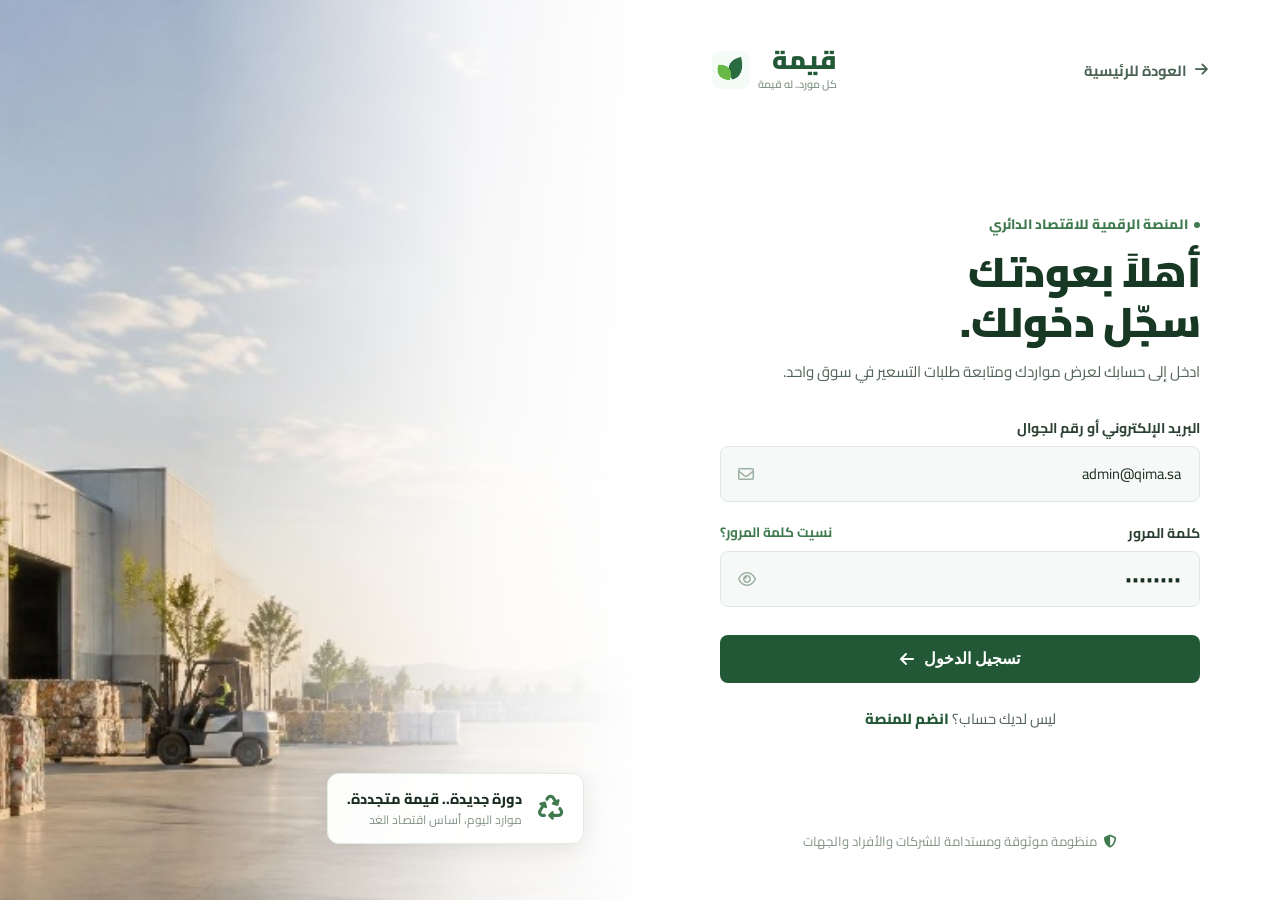
<file: login.html>
<!DOCTYPE html>
<html lang="ar" dir="rtl">
<head>
  <meta charset="UTF-8">
  <meta name="viewport" content="width=device-width, initial-scale=1.0">
  <title>تسجيل الدخول | منصة قيمة</title>
  <meta name="description" content="تسجيل الدخول إلى حسابك في منصة قيمة لعرض مواردك ومتابعة طلبات التسعير في سوق واحد.">
  <link rel="icon" type="image/png" href="images/logo.png">

  <!-- خط Cairo الرسمي -->
  <link rel="preconnect" href="https://fonts.googleapis.com">
  <link rel="preconnect" href="https://fonts.gstatic.com" crossorigin>
  <link href="https://fonts.googleapis.com/css2?family=Cairo:wght@400;600;700;800;900&display=swap" rel="stylesheet">
  
  <!-- Font Awesome Icons -->
  <link rel="stylesheet" href="https://cdnjs.cloudflare.com/ajax/libs/font-awesome/6.4.0/css/all.min.css">
  
  <!-- Stylesheets -->
  <link rel="stylesheet" href="css/style.css">
  <link rel="stylesheet" href="css/auth.css">
</head>
<body>

  <div class="auth-wrapper">
    <!-- الجانب الأيمن: نموذج تسجيل الدخول الأبيض -->
    <div class="auth-form-side">
      <!-- شريط علوي مع العودة للرئيسية والشعار -->
      <div class="auth-top-nav">
        <a href="index.html" class="auth-back-link">
          <i class="fas fa-arrow-right"></i> العودة للرئيسية
        </a>

        <a href="index.html" class="auth-logo-brand">
          <div class="logo-text-wrap" style="text-align: right;">
            <h2 style="font-size: 1.6rem; font-weight: 900; color: var(--primary-green); line-height: 1;">قيمة</h2>
            <span style="font-size: 0.68rem; color: var(--text-muted); font-weight: 600;">كل مورد.. له قيمة</span>
          </div>
          <img src="images/logo.png" alt="شعار منصة قيمة" class="logo-img-tag" style="width: 38px; height: 38px;">
        </a>
      </div>

      <!-- محتوى نموذج تسجيل الدخول -->
      <div class="auth-content-box">
        <div class="auth-tag">
          <span class="dot"></span> المنصة الرقمية للاقتصاد الدائري
        </div>

        <h1 class="auth-heading">
          أهلاً بعودتك<br>
          سجّل دخولك.
        </h1>

        <p class="auth-subheading">
          ادخل إلى حسابك لعرض مواردك ومتابعة طلبات التسعير في سوق واحد.
        </p>

        <form class="auth-form" id="loginForm" onsubmit="event.preventDefault(); window.location.href='admin-dashboard.html';">
          <div class="form-field-group">
            <label for="loginEmail">البريد الإلكتروني أو رقم الجوال</label>
            <div class="input-with-icon">
              <input type="text" id="loginEmail" placeholder="name@company.com أو 05xxxxxxxx" required value="admin@qima.sa">
              <i class="far fa-envelope input-icon-end"></i>
            </div>
          </div>

          <div class="form-field-group">
            <div class="form-label-row">
              <label for="loginPassword">كلمة المرور</label>
              <a href="#" class="forgot-pwd-link" onclick="alert('يرجى مراجعة البريد الإلكتروني أو التواصل مع الدعم الفني لاستعادة كلمة المرور.')">نسيت كلمة المرور؟</a>
            </div>
            <div class="input-with-icon">
              <input type="password" id="loginPassword" placeholder="••••••••" required value="••••••••">
              <i class="far fa-eye input-icon-end" id="togglePassword"></i>
            </div>
          </div>

          <button type="submit" class="btn-auth-submit">
            تسجيل الدخول <i class="fas fa-arrow-left"></i>
          </button>
        </form>

        <div class="auth-bottom-switch">
          ليس لديك حساب؟ <a href="register.html">انضم للمنصة</a>
        </div>
      </div>

      <!-- تذييل الأمان والثقة في أسفل النموذج -->
      <div class="auth-footer-trust">
        <i class="fas fa-shield-alt"></i> منظومة موثوقة ومستدامة للشركات والأفراد والجهات
      </div>
    </div>

    <!-- الجانب الأيسر: الصورة الحقيقية مع البطاقة العائمة والتلاشي الضوئي -->
    <div class="auth-visual-side">
      <img src="images/hero.jpg" alt="مستودع إعادة التدوير" class="auth-visual-img-bg">
      <div class="auth-visual-overlay-login"></div>

      <!-- البطاقة العائمة أسفل يسار الصورة -->
      <div class="hero-floating-card" style="position: relative; bottom: auto; left: auto; right: auto; z-index: 3; align-self: flex-start; max-width: 320px;">
        <div class="floating-card-icon">
          <i class="fas fa-recycle"></i>
        </div>
        <div class="floating-card-text">
          <h4>دورة جديدة.. قيمة متجددة.</h4>
          <p>موارد اليوم، أساس اقتصاد الغد</p>
        </div>
      </div>
    </div>
  </div>

  <script>
    // إظهار وإخفاء كلمة المرور
    const togglePwd = document.getElementById('togglePassword');
    const pwdInput = document.getElementById('loginPassword');
    if (togglePwd && pwdInput) {
      togglePwd.addEventListener('click', () => {
        const type = pwdInput.getAttribute('type') === 'password' ? 'text' : 'password';
        pwdInput.setAttribute('type', type);
        togglePwd.classList.toggle('fa-eye');
        togglePwd.classList.toggle('fa-eye-slash');
      });
    }
  </script>
</body>
</html>
</file>
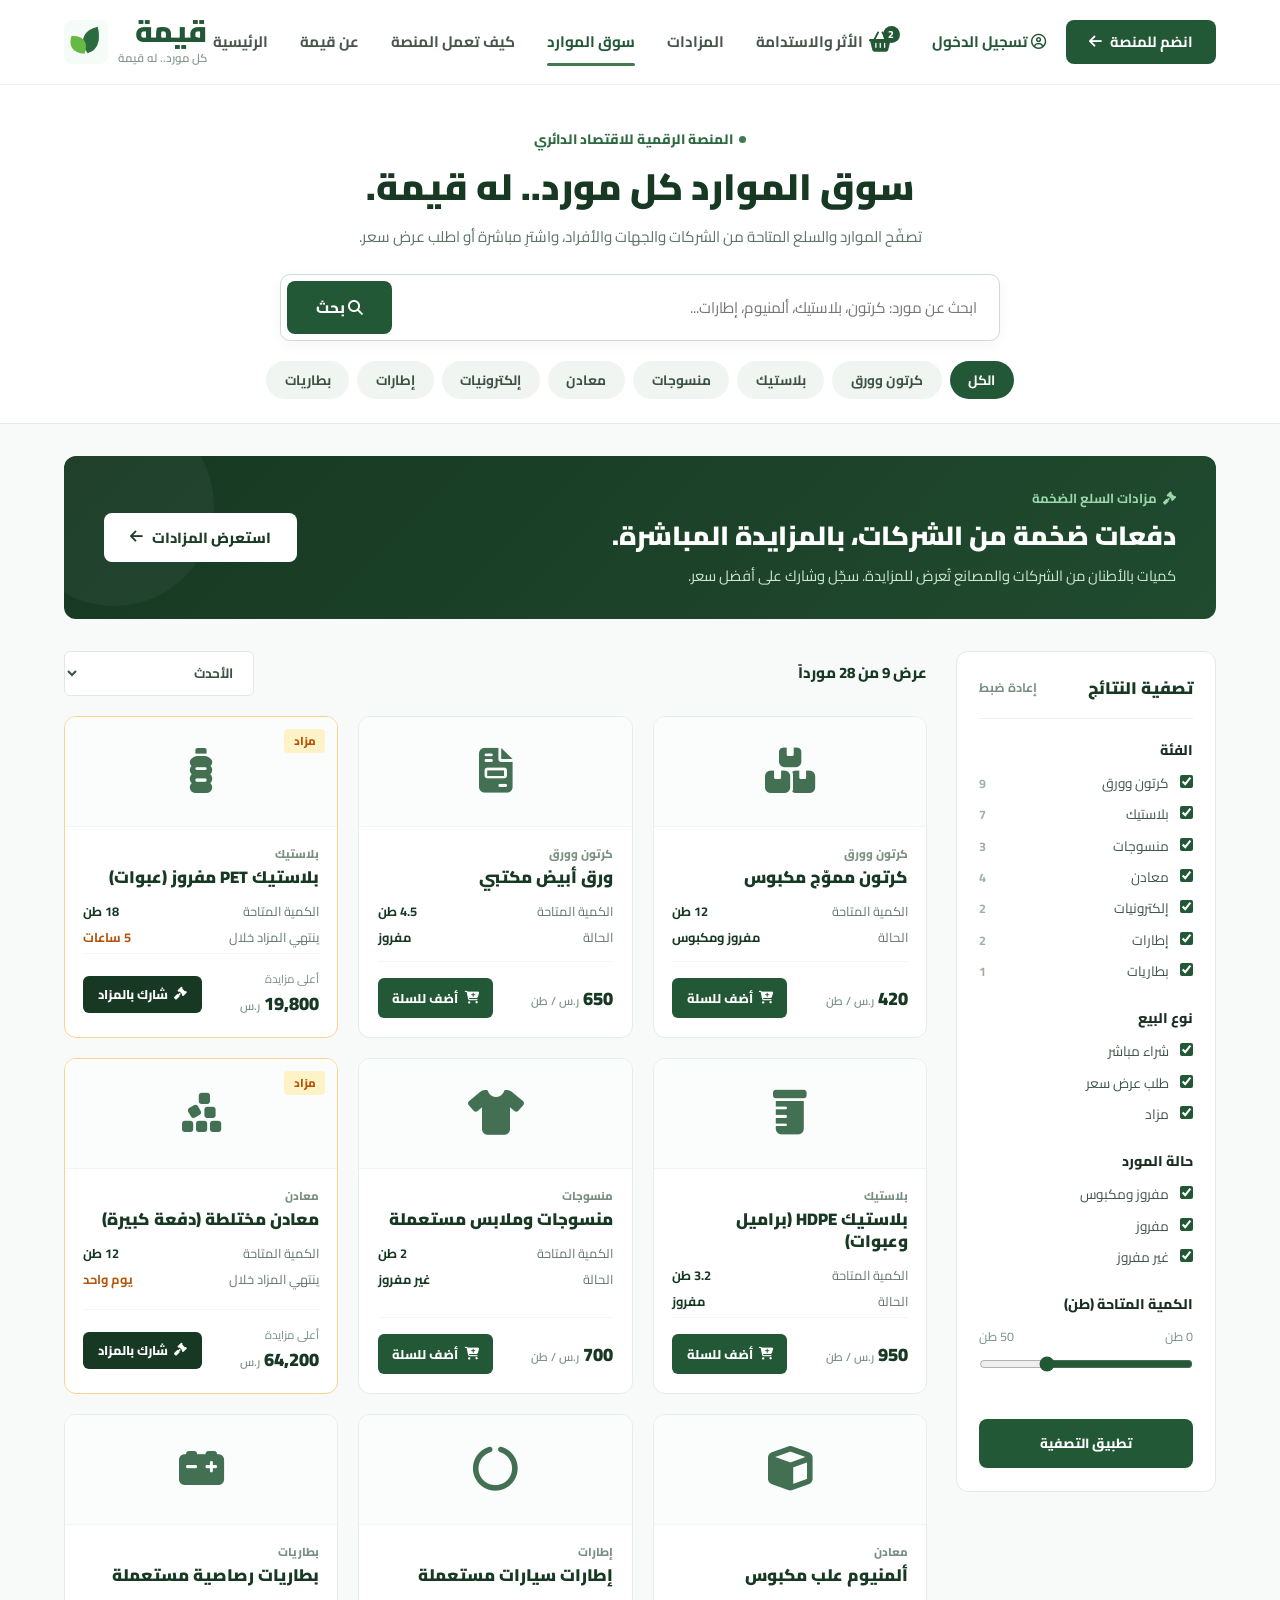
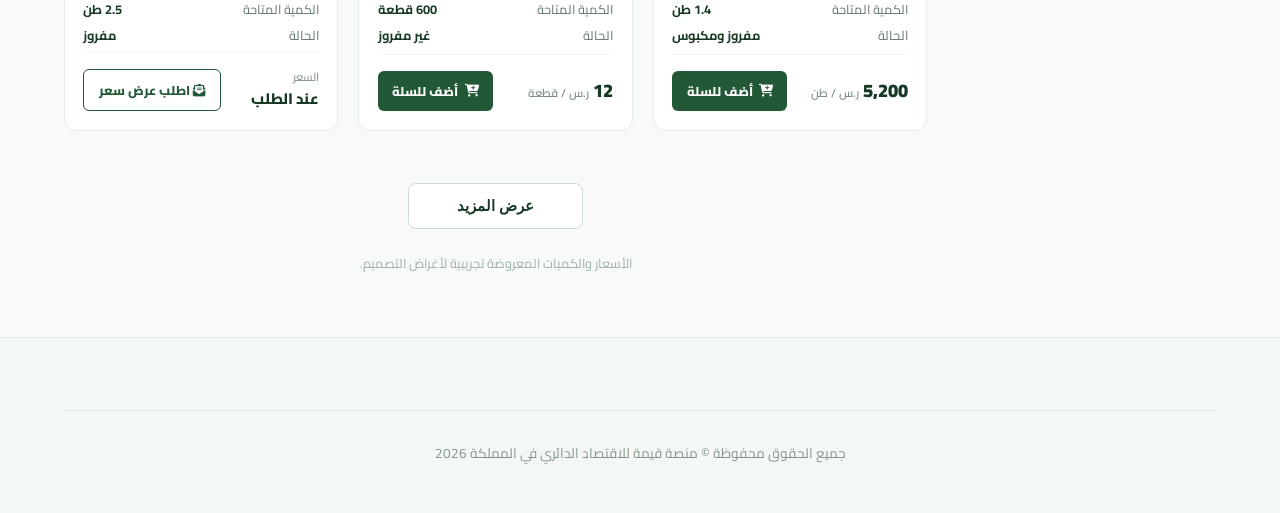
<file: marketplace.html>
<!DOCTYPE html>
<html lang="ar" dir="rtl">
<head>
  <meta charset="UTF-8">
  <meta name="viewport" content="width=device-width, initial-scale=1.0">
  <title>سوق الموارد | كل مورد.. له قيمة</title>
  <meta name="description" content="سوق الموارد منصة قيمة - تصفح الموارد والسلع المتاحة من الشركات والجهات والأفراد، واشترِ مباشرة أو اطلب عرض سعر أو شارك بالمزاد.">
  <link rel="icon" type="image/png" href="images/logo.png">

  <!-- خط Cairo الرسمي -->
  <link rel="preconnect" href="https://fonts.googleapis.com">
  <link rel="preconnect" href="https://fonts.gstatic.com" crossorigin>
  <link href="https://fonts.googleapis.com/css2?family=Cairo:wght@400;600;700;800;900&display=swap" rel="stylesheet">
  
  <!-- Font Awesome Icons -->
  <link rel="stylesheet" href="https://cdnjs.cloudflare.com/ajax/libs/font-awesome/6.4.0/css/all.min.css">
  
  <!-- Stylesheets -->
  <link rel="stylesheet" href="css/style.css">
  <style>
    .marketplace-page {
      background-color: #f7faf8;
      min-height: 100vh;
      display: flex;
      flex-direction: column;
    }

    /* هيدر التصفح في صفحة السوق */
    .market-hero-header {
      background: #ffffff;
      padding: 2.5rem 0 1.5rem;
      border-bottom: 1px solid #e7ede9;
      text-align: center;
    }

    .market-tag {
      display: inline-flex;
      align-items: center;
      gap: 0.4rem;
      font-size: 0.85rem;
      font-weight: 800;
      color: #2e6942;
      margin-bottom: 0.5rem;
    }
    .market-tag .dot {
      width: 7px;
      height: 7px;
      background: #407b4f;
      border-radius: 50%;
    }

    .market-hero-header h1 {
      font-size: 2.3rem;
      font-weight: 900;
      color: #173822;
      margin-bottom: 0.5rem;
    }

    .market-hero-header p {
      font-size: 0.95rem;
      color: #5d7365;
      max-width: 650px;
      margin: 0 auto 1.5rem;
    }

    /* شريط البحث الموحد */
    .market-search-bar {
      max-width: 720px;
      margin: 0 auto;
      display: flex;
      background: #ffffff;
      border: 1px solid #ccdcd1;
      border-radius: 10px;
      padding: 0.4rem;
      box-shadow: 0 4px 15px rgba(0, 0, 0, 0.04);
    }

    .market-search-bar input {
      flex: 1;
      border: none;
      padding: 0.75rem 1rem;
      font-size: 0.95rem;
      font-family: inherit;
      outline: none;
    }

    .market-search-bar button {
      background: #235836;
      color: #ffffff;
      border: none;
      padding: 0 1.8rem;
      border-radius: 8px;
      font-size: 0.95rem;
      font-weight: 800;
      font-family: inherit;
      cursor: pointer;
      transition: all 0.2s;
    }
    .market-search-bar button:hover {
      background: #194027;
    }

    /* أزرار الفئات السريعة */
    .market-category-pills {
      display: flex;
      justify-content: center;
      flex-wrap: wrap;
      gap: 0.5rem;
      margin-top: 1.25rem;
    }

    .cat-pill {
      background: #f0f5f2;
      color: #3b5242;
      padding: 0.45rem 1.1rem;
      border-radius: 20px;
      font-size: 0.85rem;
      font-weight: 700;
      cursor: pointer;
      transition: all 0.2s;
      border: 1px solid transparent;
    }
    .cat-pill:hover, .cat-pill.active {
      background: #235836;
      color: #ffffff;
    }

    /* بانر المزادات الضخمة المباشرة (Page 5) */
    .huge-auctions-banner {
      background: linear-gradient(135deg, #173822 0%, #204b2f 100%);
      color: #ffffff;
      border-radius: 12px;
      padding: 2rem 2.5rem;
      margin: 2rem 0;
      display: flex;
      justify-content: space-between;
      align-items: center;
      position: relative;
      overflow: hidden;
    }

    .huge-auctions-banner::before {
      content: '';
      position: absolute;
      top: -50px;
      left: -50px;
      width: 200px;
      height: 200px;
      background: rgba(255, 255, 255, 0.04);
      border-radius: 50%;
    }

    .auction-banner-text .sub-tag {
      font-size: 0.82rem;
      color: #9cd6ad;
      font-weight: 700;
      margin-bottom: 0.35rem;
      display: flex;
      align-items: center;
      gap: 0.4rem;
    }

    .auction-banner-text h3 {
      font-size: 1.65rem;
      font-weight: 900;
      margin-bottom: 0.4rem;
    }

    .auction-banner-text p {
      font-size: 0.92rem;
      color: #d1e5d7;
    }

    .btn-view-auctions {
      background: #ffffff;
      color: #173822;
      padding: 0.8rem 1.6rem;
      border-radius: 8px;
      font-weight: 800;
      font-size: 0.92rem;
      display: inline-flex;
      align-items: center;
      gap: 0.6rem;
      transition: all 0.2s;
      flex-shrink: 0;
    }
    .btn-view-auctions:hover {
      background: #eef5f0;
      transform: translateY(-2px);
    }

    /* تخطيط السوق: الفلاتر الجانبية + شبكة المنتجات */
    .market-content-layout {
      display: grid;
      grid-template-columns: 260px 1fr;
      gap: 1.8rem;
      padding-bottom: 4rem;
    }

    /* الشريط الجانبي للتصفية */
    .filter-sidebar {
      background: #ffffff;
      border: 1px solid #e2ebe4;
      border-radius: 12px;
      padding: 1.4rem;
      height: fit-content;
    }

    .filter-header-row {
      display: flex;
      justify-content: space-between;
      align-items: center;
      padding-bottom: 1rem;
      border-bottom: 1px solid #edf2ee;
      margin-bottom: 1.25rem;
    }

    .filter-header-row h3 {
      font-size: 1.05rem;
      font-weight: 900;
      color: #173822;
    }

    .btn-reset-filters {
      font-size: 0.78rem;
      color: #799081;
      font-weight: 700;
      cursor: pointer;
    }

    .filter-group {
      margin-bottom: 1.5rem;
    }

    .filter-title {
      font-size: 0.88rem;
      font-weight: 800;
      color: #1b2e22;
      margin-bottom: 0.75rem;
    }

    .filter-checkbox-item {
      display: flex;
      align-items: center;
      justify-content: space-between;
      margin-bottom: 0.6rem;
      font-size: 0.85rem;
      color: #3f5547;
      cursor: pointer;
    }

    .filter-checkbox-item .count {
      color: #9cb1a3;
      font-size: 0.78rem;
      font-weight: 700;
    }

    .filter-checkbox-item input {
      accent-color: #235836;
      margin-left: 0.5rem;
    }

    .btn-apply-filters {
      width: 100%;
      background: #235836;
      color: #ffffff;
      padding: 0.75rem;
      border-radius: 8px;
      border: none;
      font-weight: 800;
      font-family: inherit;
      cursor: pointer;
      margin-top: 1rem;
      transition: all 0.2s;
    }
    .btn-apply-filters:hover {
      background: #1a4229;
    }

    /* رأس شبكة المنتجات (الترتيب والعدد) */
    .market-results-header {
      display: flex;
      justify-content: space-between;
      align-items: center;
      margin-bottom: 1.25rem;
    }

    .market-results-count {
      font-size: 0.95rem;
      font-weight: 800;
      color: #173822;
    }

    .sort-dropdown {
      padding: 0.45rem 1rem;
      border: 1px solid #dfe9e2;
      border-radius: 6px;
      background: #ffffff;
      font-family: inherit;
      font-size: 0.85rem;
      font-weight: 700;
      color: #3b5242;
    }

    /* شبكة بطاقات الموارد (3 أعمدة مطابقة لـ Page 5) */
    .products-grid {
      display: grid;
      grid-template-columns: repeat(3, 1fr);
      gap: 1.25rem;
    }

    .product-card {
      background: #ffffff;
      border: 1px solid #e5ede7;
      border-radius: 12px;
      overflow: hidden;
      display: flex;
      flex-direction: column;
      position: relative;
      transition: all 0.2s ease;
    }
    .product-card:hover {
      border-color: #bcd4c3;
      transform: translateY(-2px);
      box-shadow: 0 8px 24px rgba(35, 88, 54, 0.06);
    }

    .product-badge-auction {
      position: absolute;
      top: 12px;
      right: 12px;
      background: #fef3c7;
      color: #b45309;
      font-size: 0.72rem;
      font-weight: 800;
      padding: 0.2rem 0.6rem;
      border-radius: 4px;
      z-index: 2;
    }

    .product-icon-wrap {
      height: 110px;
      background: #fbfdfc;
      display: flex;
      align-items: center;
      justify-content: center;
      border-bottom: 1px solid #f0f5f2;
    }

    .product-icon-wrap i {
      font-size: 2.8rem;
      color: #235836;
      opacity: 0.85;
    }

    .product-card-body {
      padding: 1.15rem;
      display: flex;
      flex-direction: column;
      flex-grow: 1;
    }

    .prod-category-tag {
      font-size: 0.72rem;
      font-weight: 800;
      color: #799081;
      margin-bottom: 0.25rem;
    }

    .prod-title {
      font-size: 1.05rem;
      font-weight: 900;
      color: #173822;
      margin-bottom: 0.75rem;
      line-height: 1.3;
    }

    .prod-spec-row {
      display: flex;
      justify-content: space-between;
      font-size: 0.8rem;
      color: #63776b;
      margin-bottom: 0.35rem;
    }
    .prod-spec-row strong {
      color: #173822;
    }

    .prod-price-action-row {
      margin-top: auto;
      padding-top: 1rem;
      border-top: 1px solid #f2f7f3;
      display: flex;
      justify-content: space-between;
      align-items: center;
    }

    .prod-price {
      font-size: 1.15rem;
      font-weight: 900;
      color: #173822;
    }
    .prod-price small {
      font-size: 0.72rem;
      color: #799081;
      font-weight: 600;
    }

    .btn-add-cart {
      background: #235836;
      color: #ffffff;
      border: none;
      padding: 0.5rem 0.9rem;
      border-radius: 6px;
      font-size: 0.8rem;
      font-weight: 800;
      font-family: inherit;
      cursor: pointer;
      display: inline-flex;
      align-items: center;
      gap: 0.4rem;
      transition: all 0.2s;
    }
    .btn-add-cart:hover {
      background: #1a4229;
    }

    .btn-bid-auction {
      background: #173822;
      color: #ffffff;
      border: none;
      padding: 0.5rem 0.9rem;
      border-radius: 6px;
      font-size: 0.8rem;
      font-weight: 800;
      font-family: inherit;
      cursor: pointer;
      display: inline-flex;
      align-items: center;
      gap: 0.4rem;
    }
    .btn-bid-auction:hover {
      background: #0f2617;
    }

    .btn-rfq {
      background: #ffffff;
      border: 1px solid #235836;
      color: #235836;
      padding: 0.5rem 0.9rem;
      border-radius: 6px;
      font-size: 0.8rem;
      font-weight: 800;
      font-family: inherit;
      cursor: pointer;
    }

    .btn-load-more {
      grid-column: 1 / -1;
      margin: 2rem auto 0;
      padding: 0.85rem 3rem;
      background: #ffffff;
      border: 1px solid #ccdcd1;
      border-radius: 8px;
      font-size: 0.92rem;
      font-weight: 800;
      color: #173822;
      cursor: pointer;
      transition: all 0.2s;
    }
    .btn-load-more:hover {
      background: #f1f7f3;
    }
  </style>
</head>
<body class="marketplace-page">

  <!-- الهيدر الموحد للمنصة -->
  <header class="site-header">
    <div class="container nav-wrapper">
      <div class="nav-actions">
        <a href="register.html" class="btn-green-pill">
          انضم للمنصة <i class="fas fa-arrow-left"></i>
        </a>
        <a href="login.html" class="contact-nav-link" style="margin-left: 0.5rem;">
          <i class="far fa-user-circle"></i> تسجيل الدخول
        </a>
        <div style="position: relative; display: inline-flex; align-items: center; margin-right: 0.75rem;">
          <i class="fas fa-shopping-basket" style="font-size: 1.25rem; color: #235836; cursor: pointer;"></i>
          <span style="position: absolute; top: -6px; right: -8px; background: #235836; color: #fff; font-size: 0.65rem; border-radius: 50%; width: 17px; height: 17px; display: flex; align-items: center; justify-content: center; font-weight: 800;">2</span>
        </div>
        <button class="mobile-menu-toggle" aria-label="القائمة"><i class="fas fa-bars"></i></button>
      </div>

      <nav class="nav-menu">
        <a href="index.html#impact" class="nav-link">الأثر والاستدامة</a>
        <a href="auction-details.html" class="nav-link">المزادات</a>
        <a href="marketplace.html" class="nav-link active">سوق الموارد</a>
        <a href="index.html#how-it-works" class="nav-link">كيف تعمل المنصة</a>
        <a href="index.html#about" class="nav-link">عن قيمة</a>
        <a href="index.html" class="nav-link">الرئيسية</a>
      </nav>

      <a href="index.html" class="logo-area">
        <div class="logo-text-wrap">
          <h1>قيمة</h1>
          <span>كل مورد.. له قيمة</span>
        </div>
        <img src="images/logo.png" alt="شعار منصة قيمة" class="logo-img-tag">
      </a>
    </div>
  </header>

  <!-- هيدر قسم السوق والبحث الموحد -->
  <section class="market-hero-header">
    <div class="container">
      <div class="market-tag">
        <span class="dot"></span> المنصة الرقمية للاقتصاد الدائري
      </div>
      <h1>سوق الموارد كل مورد.. له قيمة.</h1>
      <p>تصفّح الموارد والسلع المتاحة من الشركات والجهات والأفراد، واشترِ مباشرة أو اطلب عرض سعر.</p>

      <!-- شريط البحث -->
      <div class="market-search-bar">
        <input type="text" placeholder="ابحث عن مورد: كرتون، بلاستيك، ألمنيوم، إطارات...">
        <button type="button"><i class="fas fa-search"></i> بحث</button>
      </div>

      <!-- فئات الموارد المتاحة في التصميم -->
      <div class="market-category-pills">
        <span class="cat-pill active">الكل</span>
        <span class="cat-pill">كرتون وورق</span>
        <span class="cat-pill">بلاستيك</span>
        <span class="cat-pill">منسوجات</span>
        <span class="cat-pill">معادن</span>
        <span class="cat-pill">إلكترونيات</span>
        <span class="cat-pill">إطارات</span>
        <span class="cat-pill">بطاريات</span>
      </div>
    </div>
  </section>

  <!-- المحتوى الرئيسي للسوق: البانر والفلاتر والمنتجات -->
  <main class="container" style="flex-grow: 1;">
    
    <!-- بانر مزادات السلع الضخمة بالمزايدة المباشرة (الصفحة 5) -->
    <div class="huge-auctions-banner">
      <div class="auction-banner-text">
        <div class="sub-tag"><i class="fas fa-gavel"></i> مزادات السلع الضخمة</div>
        <h3>دفعات ضخمة من الشركات، بالمزايدة المباشرة.</h3>
        <p>كميات بالأطنان من الشركات والمصانع تُعرض للمزايدة. سجّل وشارك على أفضل سعر.</p>
      </div>
      <a href="auction-details.html" class="btn-view-auctions">
        استعرض المزادات <i class="fas fa-arrow-left"></i>
      </a>
    </div>

    <!-- شبكة السوق: الشريط الجانبي + شبكة الموارد -->
    <div class="market-content-layout">
      
      <!-- الشريط الجانبي للتصفية (مطابق للتصميم الأصلي) -->
      <aside class="filter-sidebar">
        <div class="filter-header-row">
          <h3>تصفية النتائج</h3>
          <span class="btn-reset-filters" onclick="alert('تمت إعادة ضبط التصفية')">إعادة ضبط</span>
        </div>

        <!-- فئة المورد -->
        <div class="filter-group">
          <div class="filter-title">الفئة</div>
          <label class="filter-checkbox-item">
            <span><input type="checkbox" checked> كرتون وورق</span>
            <span class="count">9</span>
          </label>
          <label class="filter-checkbox-item">
            <span><input type="checkbox" checked> بلاستيك</span>
            <span class="count">7</span>
          </label>
          <label class="filter-checkbox-item">
            <span><input type="checkbox" checked> منسوجات</span>
            <span class="count">3</span>
          </label>
          <label class="filter-checkbox-item">
            <span><input type="checkbox" checked> معادن</span>
            <span class="count">4</span>
          </label>
          <label class="filter-checkbox-item">
            <span><input type="checkbox" checked> إلكترونيات</span>
            <span class="count">2</span>
          </label>
          <label class="filter-checkbox-item">
            <span><input type="checkbox" checked> إطارات</span>
            <span class="count">2</span>
          </label>
          <label class="filter-checkbox-item">
            <span><input type="checkbox" checked> بطاريات</span>
            <span class="count">1</span>
          </label>
        </div>

        <!-- نوع البيع -->
        <div class="filter-group">
          <div class="filter-title">نوع البيع</div>
          <label class="filter-checkbox-item">
            <span><input type="checkbox" checked> شراء مباشر</span>
          </label>
          <label class="filter-checkbox-item">
            <span><input type="checkbox" checked> طلب عرض سعر</span>
          </label>
          <label class="filter-checkbox-item">
            <span><input type="checkbox" checked> مزاد</span>
          </label>
        </div>

        <!-- حالة المورد -->
        <div class="filter-group">
          <div class="filter-title">حالة المورد</div>
          <label class="filter-checkbox-item">
            <span><input type="checkbox" checked> مفروز ومكبوس</span>
          </label>
          <label class="filter-checkbox-item">
            <span><input type="checkbox" checked> مفروز</span>
          </label>
          <label class="filter-checkbox-item">
            <span><input type="checkbox" checked> غير مفروز</span>
          </label>
        </div>

        <!-- الكمية المتاحة (طن) -->
        <div class="filter-group">
          <div class="filter-title">الكمية المتاحة (طن)</div>
          <div style="display: flex; justify-content: space-between; font-size: 0.78rem; color: #799081; margin-bottom: 0.4rem;">
            <span>0 طن</span>
            <span>50 طن</span>
          </div>
          <input type="range" min="0" max="50" value="35" style="width: 100%; accent-color: #235836;">
        </div>

        <button class="btn-apply-filters">تطبيق التصفية</button>
      </aside>

      <!-- شبكة المنتجات (9 عناصر مطابقة للـ PDF تماماً) -->
      <section>
        <div class="market-results-header">
          <div class="market-results-count">عرض 9 من 28 مورداً</div>
          <select class="sort-dropdown">
            <option>الأحدث</option>
            <option>السعر: من الأقل للأعلى</option>
            <option>السعر: من الأعلى للأقل</option>
            <option>الكمية: الأكبر</option>
          </select>
        </div>

        <div class="products-grid">
          
          <!-- 1. كرتون مموج مكبوس -->
          <div class="product-card">
            <div class="product-icon-wrap">
              <i class="fas fa-boxes-stacked"></i>
            </div>
            <div class="product-card-body">
              <span class="prod-category-tag">كرتون وورق</span>
              <h4 class="prod-title">كرتون مموّج مكبوس</h4>
              <div class="prod-spec-row">
                <span>الكمية المتاحة</span>
                <strong>12 طن</strong>
              </div>
              <div class="prod-spec-row">
                <span>الحالة</span>
                <strong>مفروز ومكبوس</strong>
              </div>
              <div class="prod-price-action-row">
                <div class="prod-price">420 <small>ر.س / طن</small></div>
                <button class="btn-add-cart" onclick="alert('تمت إضافة كرتون مموج مكبوس إلى السلة')">
                  <i class="fas fa-cart-plus"></i> أضف للسلة
                </button>
              </div>
            </div>
          </div>

          <!-- 2. ورق أبيض مكتبي -->
          <div class="product-card">
            <div class="product-icon-wrap">
              <i class="fas fa-file-invoice"></i>
            </div>
            <div class="product-card-body">
              <span class="prod-category-tag">كرتون وورق</span>
              <h4 class="prod-title">ورق أبيض مكتبي</h4>
              <div class="prod-spec-row">
                <span>الكمية المتاحة</span>
                <strong>4.5 طن</strong>
              </div>
              <div class="prod-spec-row">
                <span>الحالة</span>
                <strong>مفروز</strong>
              </div>
              <div class="prod-price-action-row">
                <div class="prod-price">650 <small>ر.س / طن</small></div>
                <button class="btn-add-cart" onclick="alert('تمت إضافة ورق أبيض مكتبي إلى السلة')">
                  <i class="fas fa-cart-plus"></i> أضف للسلة
                </button>
              </div>
            </div>
          </div>

          <!-- 3. بلاستيك PET مفروز (عبوات) - مزاد -->
          <div class="product-card" style="border-color: #fbd38d;">
            <span class="product-badge-auction">مزاد</span>
            <div class="product-icon-wrap">
              <i class="fas fa-bottle-water"></i>
            </div>
            <div class="product-card-body">
              <span class="prod-category-tag">بلاستيك</span>
              <h4 class="prod-title">بلاستيك PET مفروز (عبوات)</h4>
              <div class="prod-spec-row">
                <span>الكمية المتاحة</span>
                <strong>18 طن</strong>
              </div>
              <div class="prod-spec-row">
                <span>ينتهي المزاد خلال</span>
                <strong style="color: #b45309;">5 ساعات</strong>
              </div>
              <div class="prod-price-action-row">
                <div>
                  <div style="font-size: 0.72rem; color: #799081;">أعلى مزايدة</div>
                  <div class="prod-price">19,800 <small>ر.س</small></div>
                </div>
                <a href="auction-details.html" class="btn-bid-auction">
                  <i class="fas fa-gavel"></i> شارك بالمزاد
                </a>
              </div>
            </div>
          </div>

          <!-- 4. بلاستيك HDPE (براميل وعبوات) -->
          <div class="product-card">
            <div class="product-icon-wrap">
              <i class="fas fa-prescription-bottle"></i>
            </div>
            <div class="product-card-body">
              <span class="prod-category-tag">بلاستيك</span>
              <h4 class="prod-title">بلاستيك HDPE (براميل وعبوات)</h4>
              <div class="prod-spec-row">
                <span>الكمية المتاحة</span>
                <strong>3.2 طن</strong>
              </div>
              <div class="prod-spec-row">
                <span>الحالة</span>
                <strong>مفروز</strong>
              </div>
              <div class="prod-price-action-row">
                <div class="prod-price">950 <small>ر.س / طن</small></div>
                <button class="btn-add-cart" onclick="alert('تمت إضافة بلاستيك HDPE إلى السلة')">
                  <i class="fas fa-cart-plus"></i> أضف للسلة
                </button>
              </div>
            </div>
          </div>

          <!-- 5. منسوجات وملابس مستعملة -->
          <div class="product-card">
            <div class="product-icon-wrap">
              <i class="fas fa-shirt"></i>
            </div>
            <div class="product-card-body">
              <span class="prod-category-tag">منسوجات</span>
              <h4 class="prod-title">منسوجات وملابس مستعملة</h4>
              <div class="prod-spec-row">
                <span>الكمية المتاحة</span>
                <strong>2 طن</strong>
              </div>
              <div class="prod-spec-row">
                <span>الحالة</span>
                <strong>غير مفروز</strong>
              </div>
              <div class="prod-price-action-row">
                <div class="prod-price">700 <small>ر.س / طن</small></div>
                <button class="btn-add-cart" onclick="alert('تمت إضافة منسوجات وملابس إلى السلة')">
                  <i class="fas fa-cart-plus"></i> أضف للسلة
                </button>
              </div>
            </div>
          </div>

          <!-- 6. معادن مختلطة (دفعة كبيرة) - مزاد -->
          <div class="product-card" style="border-color: #fbd38d;">
            <span class="product-badge-auction">مزاد</span>
            <div class="product-icon-wrap">
              <i class="fas fa-cubes-stacked"></i>
            </div>
            <div class="product-card-body">
              <span class="prod-category-tag">معادن</span>
              <h4 class="prod-title">معادن مختلطة (دفعة كبيرة)</h4>
              <div class="prod-spec-row">
                <span>الكمية المتاحة</span>
                <strong>12 طن</strong>
              </div>
              <div class="prod-spec-row">
                <span>ينتهي المزاد خلال</span>
                <strong style="color: #b45309;">يوم واحد</strong>
              </div>
              <div class="prod-price-action-row">
                <div>
                  <div style="font-size: 0.72rem; color: #799081;">أعلى مزايدة</div>
                  <div class="prod-price">64,200 <small>ر.س</small></div>
                </div>
                <a href="auction-details.html" class="btn-bid-auction">
                  <i class="fas fa-gavel"></i> شارك بالمزاد
                </a>
              </div>
            </div>
          </div>

          <!-- 7. ألمنيوم علب مكبوس -->
          <div class="product-card">
            <div class="product-icon-wrap">
              <i class="fas fa-cube"></i>
            </div>
            <div class="product-card-body">
              <span class="prod-category-tag">معادن</span>
              <h4 class="prod-title">ألمنيوم علب مكبوس</h4>
              <div class="prod-spec-row">
                <span>الكمية المتاحة</span>
                <strong>1.4 طن</strong>
              </div>
              <div class="prod-spec-row">
                <span>الحالة</span>
                <strong>مفروز ومكبوس</strong>
              </div>
              <div class="prod-price-action-row">
                <div class="prod-price">5,200 <small>ر.س / طن</small></div>
                <button class="btn-add-cart" onclick="alert('تمت إضافة ألمنيوم علب مكبوس إلى السلة')">
                  <i class="fas fa-cart-plus"></i> أضف للسلة
                </button>
              </div>
            </div>
          </div>

          <!-- 8. إطارات سيارات مستعملة -->
          <div class="product-card">
            <div class="product-icon-wrap">
              <i class="fas fa-circle-notch"></i>
            </div>
            <div class="product-card-body">
              <span class="prod-category-tag">إطارات</span>
              <h4 class="prod-title">إطارات سيارات مستعملة</h4>
              <div class="prod-spec-row">
                <span>الكمية المتاحة</span>
                <strong>600 قطعة</strong>
              </div>
              <div class="prod-spec-row">
                <span>الحالة</span>
                <strong>غير مفروز</strong>
              </div>
              <div class="prod-price-action-row">
                <div class="prod-price">12 <small>ر.س / قطعة</small></div>
                <button class="btn-add-cart" onclick="alert('تمت إضافة إطارات سيارات إلى السلة')">
                  <i class="fas fa-cart-plus"></i> أضف للسلة
                </button>
              </div>
            </div>
          </div>

          <!-- 9. بطاريات رصاصية مستعملة - طلب سعر -->
          <div class="product-card">
            <div class="product-icon-wrap">
              <i class="fas fa-car-battery"></i>
            </div>
            <div class="product-card-body">
              <span class="prod-category-tag">بطاريات</span>
              <h4 class="prod-title">بطاريات رصاصية مستعملة</h4>
              <div class="prod-spec-row">
                <span>الكمية المتاحة</span>
                <strong>2.5 طن</strong>
              </div>
              <div class="prod-spec-row">
                <span>الحالة</span>
                <strong>مفروز</strong>
              </div>
              <div class="prod-price-action-row">
                <div>
                  <div style="font-size: 0.72rem; color: #799081;">السعر</div>
                  <div style="font-size: 0.95rem; font-weight: 800; color: #173822;">عند الطلب</div>
                </div>
                <button class="btn-rfq" onclick="alert('تم إرسال طلب عرض السعر للمورد')">
                  <i class="fas fa-envelope-open-text"></i> اطلب عرض سعر
                </button>
              </div>
            </div>
          </div>

          <!-- زر عرض المزيد -->
          <button class="btn-load-more" onclick="alert('جاري تحميل المزيد من الموارد المتاحة...')">
            عرض المزيد
          </button>
        </div>

        <div style="text-align: center; font-size: 0.8rem; color: #9cb1a3; margin-top: 1.5rem;">
          الأسعار والكميات المعروضة تجريبية لأغراض التصميم.
        </div>
      </section>

    </div>
  </main>

  <!-- الفوتر الموحد -->
  <footer class="site-footer-clean">
    <div class="container footer-copyright">
      جميع الحقوق محفوظة © منصة قيمة للاقتصاد الدائري في المملكة 2026
    </div>
  </footer>

  <script src="js/main.js"></script>
</body>
</html>
</file>
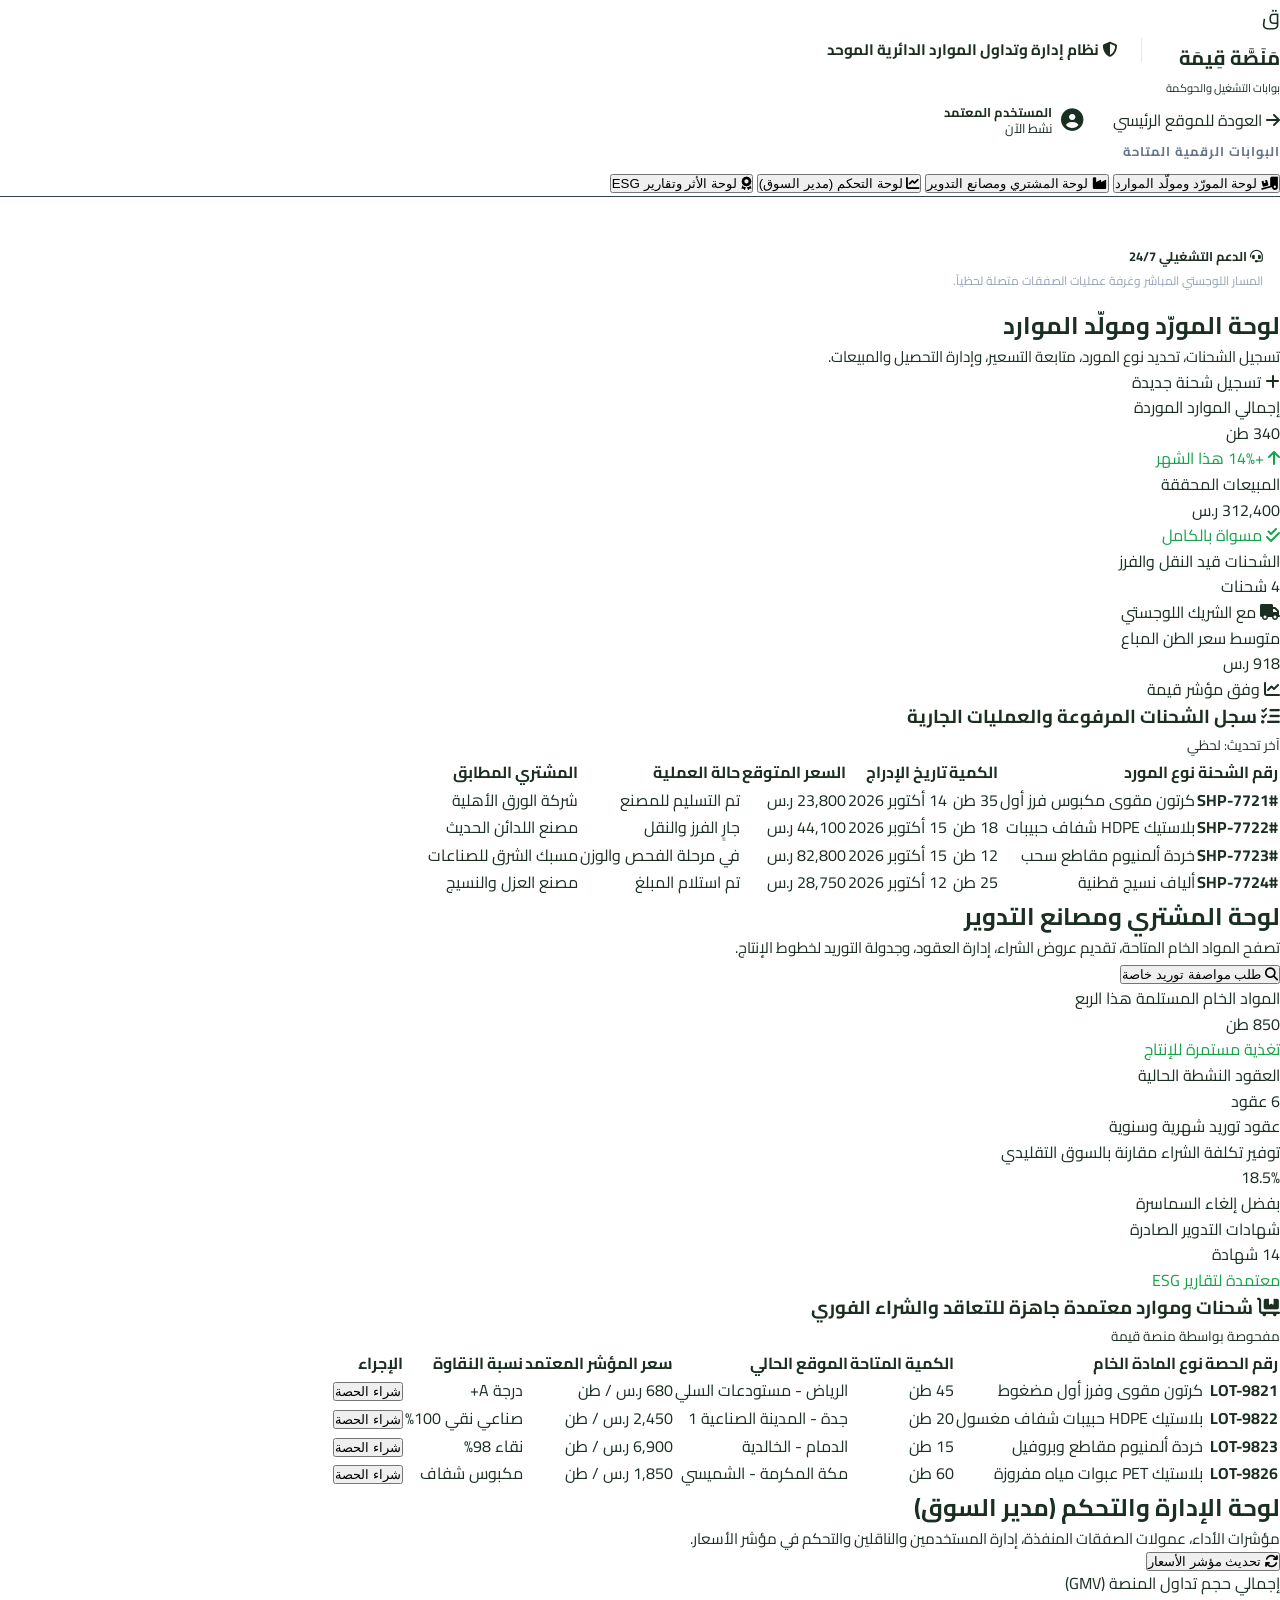
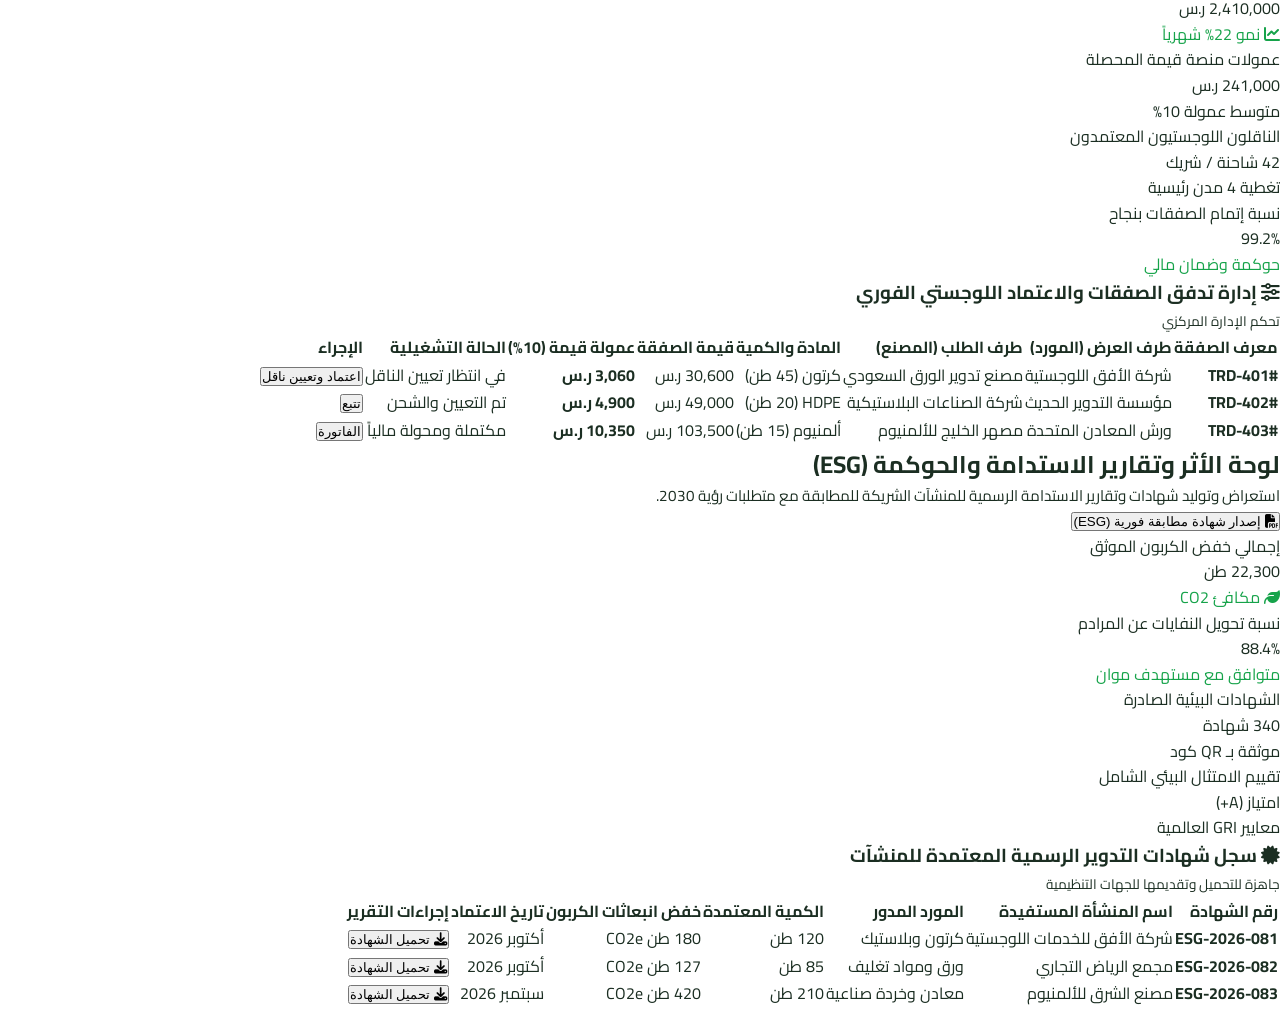
<file: portal.html>
<!DOCTYPE html>
<html lang="ar" dir="rtl">
<head>
  <meta charset="UTF-8">
  <meta name="viewport" content="width=device-width, initial-scale=1.0">
  <title>بوابات منصة قيمة | منظومة التشغيل المتكاملة</title>
  <meta name="description" content="لوحات تحكم بوابات منصة قيمة: المورّد، المشتري، مدير السوق، وتقارير ESG">
  
  <!-- خط Cairo الرسمي -->
  <link rel="preconnect" href="https://fonts.googleapis.com">
  <link rel="preconnect" href="https://fonts.gstatic.com" crossorigin>
  <link href="https://fonts.googleapis.com/css2?family=Cairo:wght@400;600;700;800;900&display=swap" rel="stylesheet">
  
  <!-- Font Awesome Icons -->
  <link rel="stylesheet" href="https://cdnjs.cloudflare.com/ajax/libs/font-awesome/6.4.0/css/all.min.css">
  
  <!-- ملف التنسيقات -->
  <link rel="stylesheet" href="css/style.css">
</head>
<body class="portal-layout">

  <!-- شريط ملاحة البوابة -->
  <header class="portal-nav">
    <div style="display: flex; align-items: center; gap: 1.5rem;">
      <a href="index.html" class="brand-logo">
        <div class="logo-badge" style="width: 42px; height: 42px; font-size: 1.3rem;">ق</div>
        <div class="brand-text">
          <h1 style="font-size: 1.25rem;">مَنَصَّة قِيمَة</h1>
          <span style="font-size: 0.7rem;">بوابات التشغيل والحوكمة</span>
        </div>
      </a>
      <span style="background: #e2e8f0; height: 24px; width: 1px;"></span>
      <span style="font-weight: 700; color: var(--primary); font-size: 0.95rem;">
        <i class="fas fa-shield-alt"></i> نظام إدارة وتداول الموارد الدائرية الموحد
      </span>
    </div>

    <div style="display: flex; align-items: center; gap: 1rem;">
      <a href="index.html" class="btn btn-outline btn-sm">
        <i class="fas fa-arrow-right"></i> العودة للموقع الرئيسي
      </a>
      <div style="display: flex; align-items: center; gap: 0.6rem; background: var(--gray-bg); padding: 0.35rem 0.85rem; border-radius: var(--radius-full); border: 1px solid var(--gray-border);">
        <i class="fas fa-user-circle" style="font-size: 1.4rem; color: var(--primary);"></i>
        <div style="font-size: 0.8rem; line-height: 1.2;">
          <strong style="display: block; color: var(--dark);">المستخدم المعتمد</strong>
          <span style="color: var(--gray-text);">نشط الآن</span>
        </div>
      </div>
    </div>
  </header>

  <!-- جسم البوابة: الشريط الجانبي ومحتوى التبويبات -->
  <div class="portal-body">
    <!-- الشريط الجانبي للبوابات الأربع -->
    <aside class="portal-sidebar">
      <div style="font-size: 0.8rem; text-transform: uppercase; letter-spacing: 1px; color: #64748b; font-weight: 700; margin-bottom: 0.5rem;">
        البوابات الرقمية المتاحة
      </div>
      
      <div class="portal-tabs">
        <button class="portal-tab-btn active" data-tab="supplier">
          <i class="fas fa-truck-loading"></i>
          <span>لوحة المورّد ومولّد الموارد</span>
        </button>

        <button class="portal-tab-btn" data-tab="buyer">
          <i class="fas fa-industry"></i>
          <span>لوحة المشتري ومصانع التدوير</span>
        </button>

        <button class="portal-tab-btn" data-tab="admin">
          <i class="fas fa-chart-line"></i>
          <span>لوحة التحكم (مدير السوق)</span>
        </button>

        <button class="portal-tab-btn" data-tab="esg">
          <i class="fas fa-award"></i>
          <span>لوحة الأثر وتقارير ESG</span>
        </button>
      </div>

      <div style="margin-top: auto; padding-top: 2rem; border-top: 1px solid #334155;">
        <div style="background: rgba(255, 255, 255, 0.05); border-radius: 8px; padding: 1rem; border: 1px solid rgba(255, 255, 255, 0.1);">
          <div style="font-size: 0.8rem; color: var(--gold); font-weight: 700; margin-bottom: 0.3rem;">
            <i class="fas fa-headset"></i> الدعم التشغيلي 24/7
          </div>
          <div style="font-size: 0.75rem; color: #94a3b8;">
            المسار اللوجستي المباشر وغرفة عمليات الصفقات متصلة لحظياً.
          </div>
        </div>
      </div>
    </aside>

    <!-- مساحة المحتوى للتبويبات -->
    <main class="portal-content">

      <!-- ================= 1. لوحة المورّد ================= -->
      <section class="tab-pane active" id="supplier-pane">
        <div class="panel-header">
          <div>
            <h2>لوحة المورّد ومولّد الموارد</h2>
            <p style="color: var(--gray-text); font-size: 0.95rem;">تسجيل الشحنات، تحديد نوع المورد، متابعة التسعير، وإدارة التحصيل والمبيعات.</p>
          </div>
          <a href="index.html#marketplace" class="btn btn-gold btn-sm">
            <i class="fas fa-plus"></i> تسجيل شحنة جديدة
          </a>
        </div>

        <div class="dashboard-stats-grid">
          <div class="dash-stat-box">
            <span class="title">إجمالي الموارد الموردة</span>
            <div class="val">340 طن</div>
            <span class="change" style="color: #16a34a;"><i class="fas fa-arrow-up"></i> +14% هذا الشهر</span>
          </div>
          <div class="dash-stat-box">
            <span class="title">المبيعات المحققة</span>
            <div class="val">312,400 ر.س</div>
            <span class="change" style="color: #16a34a;"><i class="fas fa-check-double"></i> مسواة بالكامل</span>
          </div>
          <div class="dash-stat-box">
            <span class="title">الشحنات قيد النقل والفرز</span>
            <div class="val">4 شحنات</div>
            <span class="change" style="color: var(--info);"><i class="fas fa-truck"></i> مع الشريك اللوجستي</span>
          </div>
          <div class="dash-stat-box">
            <span class="title">متوسط سعر الطن المباع</span>
            <div class="val">918 ر.س</div>
            <span class="change" style="color: var(--gold-hover);"><i class="fas fa-chart-line"></i> وفق مؤشر قيمة</span>
          </div>
        </div>

        <!-- جدول متابعة الشحنات المسجلة للمورد -->
        <div class="table-card">
          <div class="table-header">
            <h3><i class="fas fa-list-check"></i> سجل الشحنات المرفوعة والعمليات الجارية</h3>
            <span style="font-size: 0.85rem; color: var(--gray-text);">آخر تحديث: لحظي</span>
          </div>
          <table class="custom-table">
            <thead>
              <tr>
                <th>رقم الشحنة</th>
                <th>نوع المورد</th>
                <th>الكمية</th>
                <th>تاريخ الإدراج</th>
                <th>السعر المتوقع</th>
                <th>حالة العملية</th>
                <th>المشتري المطابق</th>
              </tr>
            </thead>
            <tbody>
              <tr>
                <td><strong>#SHP-7721</strong></td>
                <td>كرتون مقوى مكبوس فرز أول</td>
                <td>35 طن</td>
                <td>14 أكتوبر 2026</td>
                <td>23,800 ر.س</td>
                <td><span class="badge-status success">تم التسليم للمصنع</span></td>
                <td>شركة الورق الأهلية</td>
              </tr>
              <tr>
                <td><strong>#SHP-7722</strong></td>
                <td>بلاستيك HDPE شفاف حبيبات</td>
                <td>18 طن</td>
                <td>15 أكتوبر 2026</td>
                <td>44,100 ر.س</td>
                <td><span class="badge-status warning">جارٍ الفرز والنقل</span></td>
                <td>مصنع اللدائن الحديث</td>
              </tr>
              <tr>
                <td><strong>#SHP-7723</strong></td>
                <td>خردة ألمنيوم مقاطع سحب</td>
                <td>12 طن</td>
                <td>15 أكتوبر 2026</td>
                <td>82,800 ر.س</td>
                <td><span class="badge-status info">في مرحلة الفحص والوزن</span></td>
                <td>مسبك الشرق للصناعات</td>
              </tr>
              <tr>
                <td><strong>#SHP-7724</strong></td>
                <td>ألياف نسيج قطنية</td>
                <td>25 طن</td>
                <td>12 أكتوبر 2026</td>
                <td>28,750 ر.س</td>
                <td><span class="badge-status success">تم استلام المبلغ</span></td>
                <td>مصنع العزل والنسيج</td>
              </tr>
            </tbody>
          </table>
        </div>
      </section>

      <!-- ================= 2. لوحة المشتري ومصانع التدوير ================= -->
      <section class="tab-pane" id="buyer-pane">
        <div class="panel-header">
          <div>
            <h2>لوحة المشتري ومصانع التدوير</h2>
            <p style="color: var(--gray-text); font-size: 0.95rem;">تصفح المواد الخام المتاحة، تقديم عروض الشراء، إدارة العقود، وجدولة التوريد لخطوط الإنتاج.</p>
          </div>
          <button class="btn btn-primary btn-sm" onclick="alert('تم تفعيل خدمة البحث الذكي عن شحنات المواد الخام المطلوبة.')">
            <i class="fas fa-search"></i> طلب مواصفة توريد خاصة
          </button>
        </div>

        <div class="dashboard-stats-grid">
          <div class="dash-stat-box">
            <span class="title">المواد الخام المستلمة هذا الربع</span>
            <div class="val">850 طن</div>
            <span class="change" style="color: #16a34a;">تغذية مستمرة للإنتاج</span>
          </div>
          <div class="dash-stat-box">
            <span class="title">العقود النشطة الحالية</span>
            <div class="val">6 عقود</div>
            <span class="change" style="color: var(--info);">عقود توريد شهرية وسنوية</span>
          </div>
          <div class="dash-stat-box">
            <span class="title">توفير تكلفة الشراء مقارنة بالسوق التقليدي</span>
            <div class="val">18.5%</div>
            <span class="change" style="color: var(--gold-hover);">بفضل إلغاء السماسرة</span>
          </div>
          <div class="dash-stat-box">
            <span class="title">شهادات التدوير الصادرة</span>
            <div class="val">14 شهادة</div>
            <span class="change" style="color: #16a34a;">معتمدة لتقارير ESG</span>
          </div>
        </div>

        <!-- جدول الصفقات المتاحة للشراء وتقديم العروض -->
        <div class="table-card">
          <div class="table-header">
            <h3><i class="fas fa-cart-flatbed"></i> شحنات وموارد معتمدة جاهزة للتعاقد والشراء الفوري</h3>
            <span style="font-size: 0.85rem; color: var(--gray-text);">مفحوصة بواسطة منصة قيمة</span>
          </div>
          <table class="custom-table">
            <thead>
              <tr>
                <th>رقم الحصة</th>
                <th>نوع المادة الخام</th>
                <th>الكمية المتاحة</th>
                <th>الموقع الحالي</th>
                <th>سعر المؤشر المعتمد</th>
                <th>نسبة النقاوة</th>
                <th>الإجراء</th>
              </tr>
            </thead>
            <tbody>
              <tr>
                <td><strong>LOT-9821</strong></td>
                <td>كرتون مقوى وفرز أول مضغوط</td>
                <td>45 طن</td>
                <td>الرياض - مستودعات السلي</td>
                <td>680 ر.س / طن</td>
                <td>درجة A+</td>
                <td>
                  <button class="btn btn-primary btn-sm" onclick="alert('تم إرسال عرض الشراء المباشر للحصة LOT-9821 إلى مدير السوق للاعتماد.')">
                    شراء الحصة
                  </button>
                </td>
              </tr>
              <tr>
                <td><strong>LOT-9822</strong></td>
                <td>بلاستيك HDPE حبيبات شفاف مغسول</td>
                <td>20 طن</td>
                <td>جدة - المدينة الصناعية 1</td>
                <td>2,450 ر.س / طن</td>
                <td>صناعي نقي 100%</td>
                <td>
                  <button class="btn btn-primary btn-sm" onclick="alert('تم إرسال عرض الشراء المباشر للحصة LOT-9822 إلى مدير السوق للاعتماد.')">
                    شراء الحصة
                  </button>
                </td>
              </tr>
              <tr>
                <td><strong>LOT-9823</strong></td>
                <td>خردة ألمنيوم مقاطع وبروفيل</td>
                <td>15 طن</td>
                <td>الدمام - الخالدية</td>
                <td>6,900 ر.س / طن</td>
                <td>نقاء 98%</td>
                <td>
                  <button class="btn btn-primary btn-sm" onclick="alert('تم إرسال عرض الشراء المباشر للحصة LOT-9823 إلى مدير السوق للاعتماد.')">
                    شراء الحصة
                  </button>
                </td>
              </tr>
              <tr>
                <td><strong>LOT-9826</strong></td>
                <td>بلاستيك PET عبوات مياه مفروزة</td>
                <td>60 طن</td>
                <td>مكة المكرمة - الشميسي</td>
                <td>1,850 ر.س / طن</td>
                <td>مكبوس شفاف</td>
                <td>
                  <button class="btn btn-primary btn-sm" onclick="alert('تم إرسال عرض الشراء المباشر للحصة LOT-9826 إلى مدير السوق للاعتماد.')">
                    شراء الحصة
                  </button>
                </td>
              </tr>
            </tbody>
          </table>
        </div>
      </section>

      <!-- ================= 3. لوحة الإدارة والتحكم (مدير السوق) ================= -->
      <section class="tab-pane" id="admin-pane">
        <div class="panel-header">
          <div>
            <h2>لوحة الإدارة والتحكم (مدير السوق)</h2>
            <p style="color: var(--gray-text); font-size: 0.95rem;">مؤشرات الأداء، عمولات الصفقات المنفذة، إدارة المستخدمين والناقلين والتحكم في مؤشر الأسعار.</p>
          </div>
          <div style="display: flex; gap: 0.5rem;">
            <button class="btn btn-gold btn-sm" onclick="alert('تم تحديث أسعار مؤشر قيمة اللحظي بناءً على حركة التداول العالمية والمحلية.')">
              <i class="fas fa-arrows-rotate"></i> تحديث مؤشر الأسعار
            </button>
          </div>
        </div>

        <div class="dashboard-stats-grid">
          <div class="dash-stat-box">
            <span class="title">إجمالي حجم تداول المنصة (GMV)</span>
            <div class="val">2,410,000 ر.س</div>
            <span class="change" style="color: #16a34a;"><i class="fas fa-chart-line"></i> نمو 22% شهرياً</span>
          </div>
          <div class="dash-stat-box">
            <span class="title">عمولات منصة قيمة المحصلة</span>
            <div class="val">241,000 ر.س</div>
            <span class="change" style="color: var(--gold-hover);">متوسط عمولة 10%</span>
          </div>
          <div class="dash-stat-box">
            <span class="title">الناقلون اللوجستيون المعتمدون</span>
            <div class="val">42 شاحنة / شريك</div>
            <span class="change" style="color: var(--info);">تغطية 4 مدن رئيسية</span>
          </div>
          <div class="dash-stat-box">
            <span class="title">نسبة إتمام الصفقات بنجاح</span>
            <div class="val">99.2%</div>
            <span class="change" style="color: #16a34a;">حوكمة وضمان مالي</span>
          </div>
        </div>

        <!-- جدول إدارة العمليات والاعتماد اللوجستي لمدير السوق -->
        <div class="table-card">
          <div class="table-header">
            <h3><i class="fas fa-sliders"></i> إدارة تدفق الصفقات والاعتماد اللوجستي الفوري</h3>
            <span style="font-size: 0.85rem; color: var(--gray-text);">تحكم الإدارة المركزي</span>
          </div>
          <table class="custom-table">
            <thead>
              <tr>
                <th>معرف الصفقة</th>
                <th>طرف العرض (المورد)</th>
                <th>طرف الطلب (المصنع)</th>
                <th>المادة والكمية</th>
                <th>قيمة الصفقة</th>
                <th>عمولة قيمة (10%)</th>
                <th>الحالة التشغيلية</th>
                <th>الإجراء</th>
              </tr>
            </thead>
            <tbody>
              <tr>
                <td><strong>#TRD-401</strong></td>
                <td>شركة الأفق اللوجستية</td>
                <td>مصنع تدوير الورق السعودي</td>
                <td>كرتون (45 طن)</td>
                <td>30,600 ر.س</td>
                <td><strong style="color: var(--primary);">3,060 ر.س</strong></td>
                <td><span class="badge-status warning" id="status-TRD-401">في انتظار تعيين الناقل</span></td>
                <td>
                  <button class="btn btn-primary btn-sm" onclick="approveOrder('TRD-401')">اعتماد وتعيين ناقل</button>
                </td>
              </tr>
              <tr>
                <td><strong>#TRD-402</strong></td>
                <td>مؤسسة التدوير الحديث</td>
                <td>شركة الصناعات البلاستيكية</td>
                <td>HDPE (20 طن)</td>
                <td>49,000 ر.س</td>
                <td><strong style="color: var(--primary);">4,900 ر.س</strong></td>
                <td><span class="badge-status success" id="status-TRD-402">تم التعيين والشحن</span></td>
                <td>
                  <button class="btn btn-outline btn-sm" onclick="alert('الشاحنة في طريقها للوزن النهائي، تتبع المسار متاح.')">تتبع</button>
                </td>
              </tr>
              <tr>
                <td><strong>#TRD-403</strong></td>
                <td>ورش المعادن المتحدة</td>
                <td>مصهر الخليج للألمنيوم</td>
                <td>ألمنيوم (15 طن)</td>
                <td>103,500 ر.س</td>
                <td><strong style="color: var(--primary);">10,350 ر.س</strong></td>
                <td><span class="badge-status success" id="status-TRD-403">مكتملة ومحولة مالياً</span></td>
                <td>
                  <button class="btn btn-outline btn-sm" onclick="alert('تمت التسوية المالية وإصدار الفاتورة الضريبية.')">الفاتورة</button>
                </td>
              </tr>
            </tbody>
          </table>
        </div>
      </section>

      <!-- ================= 4. لوحة الأثر والـ ESG ================= -->
      <section class="tab-pane" id="esg-pane">
        <div class="panel-header">
          <div>
            <h2>لوحة الأثر وتقارير الاستدامة والحوكمة (ESG)</h2>
            <p style="color: var(--gray-text); font-size: 0.95rem;">استعراض وتوليد شهادات وتقارير الاستدامة الرسمية للمنشآت الشريكة للمطابقة مع متطلبات رؤية 2030.</p>
          </div>
          <button class="btn btn-gold btn-sm" onclick="generateEsgReport('المنشأة النموذجية الشريكة')">
            <i class="fas fa-file-pdf"></i> إصدار شهادة مطابقة فورية (ESG)
          </button>
        </div>

        <div class="dashboard-stats-grid">
          <div class="dash-stat-box">
            <span class="title">إجمالي خفض الكربون الموثق</span>
            <div class="val">22,300 طن</div>
            <span class="change" style="color: #16a34a;"><i class="fas fa-leaf"></i> مكافئ CO2</span>
          </div>
          <div class="dash-stat-box">
            <span class="title">نسبة تحويل النفايات عن المرادم</span>
            <div class="val">88.4%</div>
            <span class="change" style="color: #16a34a;">متوافق مع مستهدف موان</span>
          </div>
          <div class="dash-stat-box">
            <span class="title">الشهادات البيئية الصادرة</span>
            <div class="val">340 شهادة</div>
            <span class="change" style="color: var(--primary-light);">موثقة بـ QR كود</span>
          </div>
          <div class="dash-stat-box">
            <span class="title">تقييم الامتثال البيئي الشامل</span>
            <div class="val">امتياز (A+)</div>
            <span class="change" style="color: var(--gold-hover);">معايير GRI العالمية</span>
          </div>
        </div>

        <!-- قسم تقارير الشركات والشهادات المعتمدة -->
        <div class="table-card">
          <div class="table-header">
            <h3><i class="fas fa-certificate"></i> سجل شهادات التدوير الرسمية المعتمدة للمنشآت</h3>
            <span style="font-size: 0.85rem; color: var(--gray-text);">جاهزة للتحميل وتقديمها للجهات التنظيمية</span>
          </div>
          <table class="custom-table">
            <thead>
              <tr>
                <th>رقم الشهادة</th>
                <th>اسم المنشأة المستفيدة</th>
                <th>المورد المدور</th>
                <th>الكمية المعتمدة</th>
                <th>خفض انبعاثات الكربون</th>
                <th>تاريخ الاعتماد</th>
                <th>إجراءات التقرير</th>
              </tr>
            </thead>
            <tbody>
              <tr>
                <td><strong>ESG-2026-081</strong></td>
                <td>شركة الأفق للخدمات اللوجستية</td>
                <td>كرتون وبلاستيك</td>
                <td>120 طن</td>
                <td>180 طن CO2e</td>
                <td>أكتوبر 2026</td>
                <td>
                  <button class="btn btn-outline btn-sm" onclick="generateEsgReport('شركة الأفق للخدمات اللوجستية')">
                    <i class="fas fa-download"></i> تحميل الشهادة
                  </button>
                </td>
              </tr>
              <tr>
                <td><strong>ESG-2026-082</strong></td>
                <td>مجمع الرياض التجاري</td>
                <td>ورق ومواد تغليف</td>
                <td>85 طن</td>
                <td>127 طن CO2e</td>
                <td>أكتوبر 2026</td>
                <td>
                  <button class="btn btn-outline btn-sm" onclick="generateEsgReport('مجمع الرياض التجاري')">
                    <i class="fas fa-download"></i> تحميل الشهادة
                  </button>
                </td>
              </tr>
              <tr>
                <td><strong>ESG-2026-083</strong></td>
                <td>مصنع الشرق للألمنيوم</td>
                <td>معادن وخردة صناعية</td>
                <td>210 طن</td>
                <td>420 طن CO2e</td>
                <td>سبتمبر 2026</td>
                <td>
                  <button class="btn btn-outline btn-sm" onclick="generateEsgReport('مصنع الشرق للألمنيوم')">
                    <i class="fas fa-download"></i> تحميل الشهادة
                  </button>
                </td>
              </tr>
            </tbody>
          </table>
        </div>
      </section>

    </main>
  </div>

  <!-- ملف الجافاسكريبت الرئيسي -->
  <script src="js/main.js"></script>
</body>
</html>
</file>
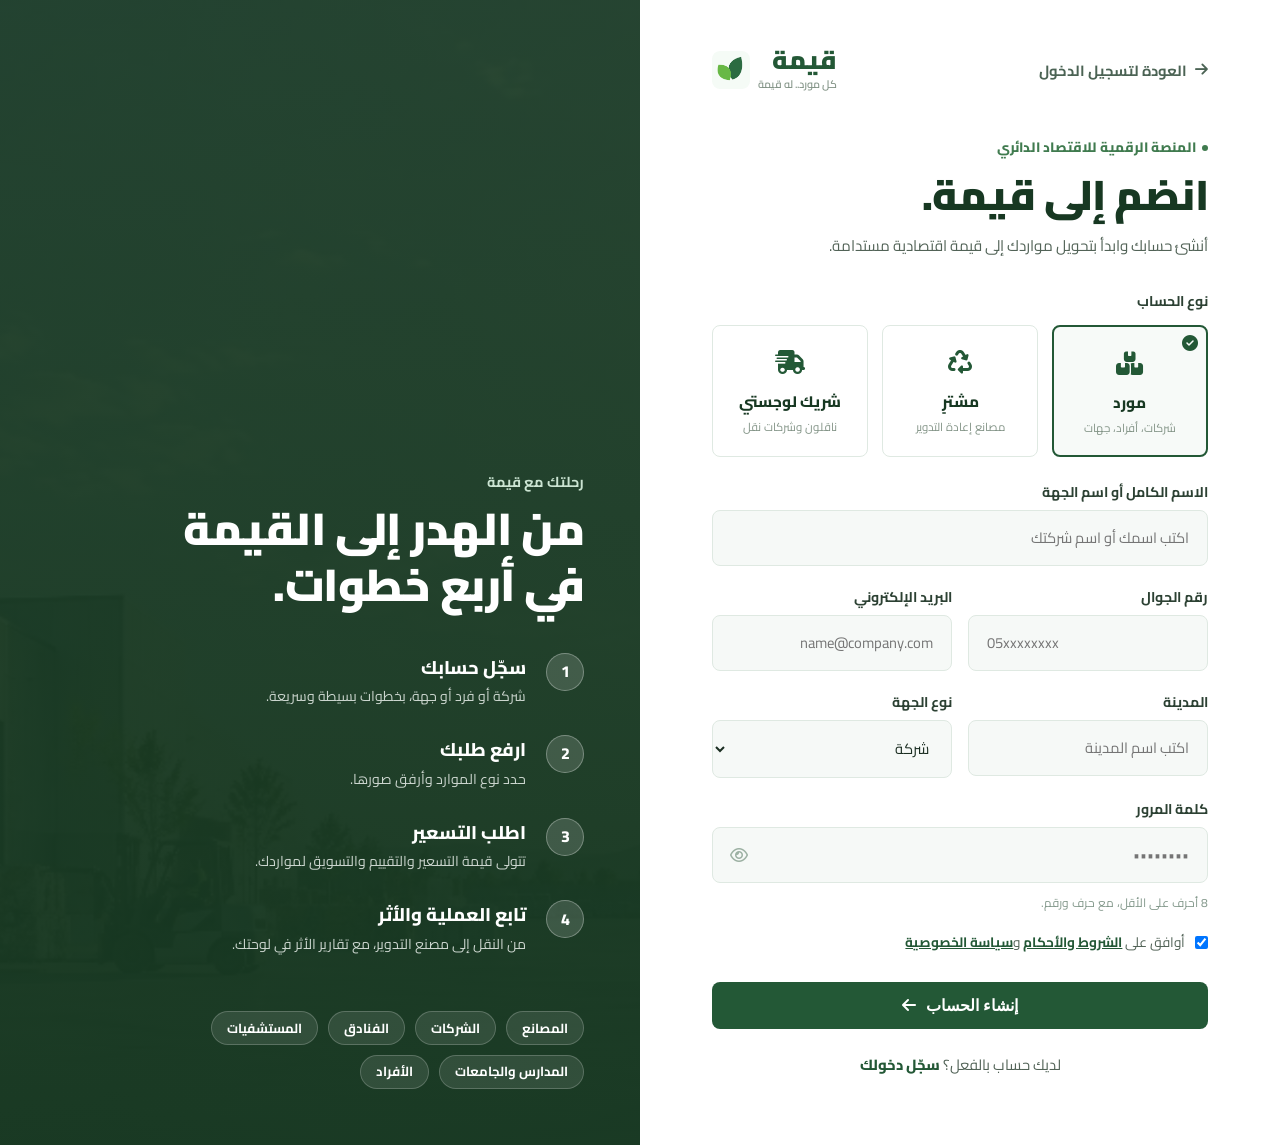
<file: register.html>
<!DOCTYPE html>
<html lang="ar" dir="rtl">
<head>
  <meta charset="UTF-8">
  <meta name="viewport" content="width=device-width, initial-scale=1.0">
  <title>انضم إلى قيمة | المنصة الرقمية للاقتصاد الدائري</title>
  <meta name="description" content="أنشئ حسابك وابدأ بتحويل مواردك إلى قيمة اقتصادية مستدامة في منصة قيمة.">
  <link rel="icon" type="image/png" href="images/logo.png">

  <!-- خط Cairo الرسمي -->
  <link rel="preconnect" href="https://fonts.googleapis.com">
  <link rel="preconnect" href="https://fonts.gstatic.com" crossorigin>
  <link href="https://fonts.googleapis.com/css2?family=Cairo:wght@400;600;700;800;900&display=swap" rel="stylesheet">
  
  <!-- Font Awesome Icons -->
  <link rel="stylesheet" href="https://cdnjs.cloudflare.com/ajax/libs/font-awesome/6.4.0/css/all.min.css">
  
  <!-- Stylesheets -->
  <link rel="stylesheet" href="css/style.css">
  <link rel="stylesheet" href="css/auth.css">
</head>
<body>

  <div class="auth-wrapper">
    <!-- الجانب الأيمن: نموذج إنشاء الحساب (انضم إلى قيمة) -->
    <div class="auth-form-side">
      <!-- شريط علوي مع العودة لتسجيل الدخول والشعار -->
      <div class="auth-top-nav">
        <a href="login.html" class="auth-back-link">
          <i class="fas fa-arrow-right"></i> العودة لتسجيل الدخول
        </a>

        <a href="index.html" class="auth-logo-brand">
          <div class="logo-text-wrap" style="text-align: right;">
            <h2 style="font-size: 1.6rem; font-weight: 900; color: var(--primary-green); line-height: 1;">قيمة</h2>
            <span style="font-size: 0.68rem; color: var(--text-muted); font-weight: 600;">كل مورد.. له قيمة</span>
          </div>
          <img src="images/logo.png" alt="شعار منصة قيمة" class="logo-img-tag" style="width: 38px; height: 38px;">
        </a>
      </div>

      <!-- محتوى نموذج التسجيل -->
      <div class="auth-content-box" style="max-width: 540px;">
        <div class="auth-tag">
          <span class="dot"></span> المنصة الرقمية للاقتصاد الدائري
        </div>

        <h1 class="auth-heading">
          انضم إلى قيمة.
        </h1>

        <p class="auth-subheading">
          أنشئ حسابك وابدأ بتحويل مواردك إلى قيمة اقتصادية مستدامة.
        </p>

        <!-- اختيار نوع الحساب -->
        <div class="form-field-group">
          <label style="margin-bottom: 0.4rem;">نوع الحساب</label>
          <div class="account-type-grid">
            <!-- 1. مورد (محدد افتراضياً في التصميم الأصلي) -->
            <div class="account-type-card active" data-type="supplier" onclick="selectAccountType(this)">
              <i class="fas fa-check-circle card-check-icon"></i>
              <div class="account-type-icon"><i class="fas fa-boxes-stacked"></i></div>
              <h5>مورد</h5>
              <span>شركات، أفراد، جهات</span>
            </div>

            <!-- 2. مشترٍ -->
            <div class="account-type-card" data-type="buyer" onclick="selectAccountType(this)">
              <i class="fas fa-check-circle card-check-icon"></i>
              <div class="account-type-icon"><i class="fas fa-recycle"></i></div>
              <h5>مشترٍ</h5>
              <span>مصانع إعادة التدوير</span>
            </div>

            <!-- 3. شريك لوجستي -->
            <div class="account-type-card" data-type="partner" onclick="selectAccountType(this)">
              <i class="fas fa-check-circle card-check-icon"></i>
              <div class="account-type-icon"><i class="fas fa-truck-fast"></i></div>
              <h5>شريك لوجستي</h5>
              <span>ناقلون وشركات نقل</span>
            </div>
          </div>
        </div>

        <form class="auth-form" id="registerForm" onsubmit="event.preventDefault(); alert('تم إنشاء حسابك بنجاح في منصة قيمة!'); window.location.href='supplier-dashboard.html';">
          <!-- الاسم الكامل أو اسم الجهة -->
          <div class="form-field-group">
            <label for="regFullName">الاسم الكامل أو اسم الجهة</label>
            <div class="input-with-icon">
              <input type="text" id="regFullName" placeholder="اكتب اسمك أو اسم شركتك" required>
            </div>
          </div>

          <!-- البريد ورقم الجوال في سطرين مدمجين -->
          <div class="form-row-2col">
            <div class="form-field-group">
              <label for="regPhone">رقم الجوال</label>
              <div class="input-with-icon">
                <input type="tel" id="regPhone" placeholder="05xxxxxxxx" required>
              </div>
            </div>

            <div class="form-field-group">
              <label for="regEmail">البريد الإلكتروني</label>
              <div class="input-with-icon">
                <input type="email" id="regEmail" placeholder="name@company.com" required>
              </div>
            </div>
          </div>

          <!-- نوع الجهة والمدينة -->
          <div class="form-row-2col">
            <div class="form-field-group">
              <label for="regCity">المدينة</label>
              <div class="input-with-icon">
                <input type="text" id="regCity" placeholder="اكتب اسم المدينة" required>
              </div>
            </div>

            <div class="form-field-group">
              <label for="regOrgType">نوع الجهة</label>
              <select id="regOrgType" required>
                <option value="company">شركة</option>
                <option value="factory">مصنع</option>
                <option value="hotel">فندق / ضيافة</option>
                <option value="hospital">مستشفى / رعاية صحية</option>
                <option value="individual">فرد</option>
              </select>
            </div>
          </div>

          <!-- كلمة المرور -->
          <div class="form-field-group">
            <label for="regPassword">كلمة المرور</label>
            <div class="input-with-icon">
              <input type="password" id="regPassword" placeholder="••••••••" required>
              <i class="far fa-eye input-icon-end" id="toggleRegPassword"></i>
            </div>
            <span style="font-size: 0.75rem; color: #84998c; margin-top: 0.2rem;">8 أحرف على الأقل، مع حرف ورقم.</span>
          </div>

          <!-- شروط الاستخدام -->
          <div class="terms-row">
            <input type="checkbox" id="agreeTerms" required checked>
            <label for="agreeTerms">
              أوافق على <a href="#">الشروط والأحكام</a> و<a href="#">سياسة الخصوصية</a>
            </label>
          </div>

          <!-- زر إنشاء الحساب -->
          <button type="submit" class="btn-auth-submit">
            إنشاء الحساب <i class="fas fa-arrow-left"></i>
          </button>
        </form>

        <div class="auth-bottom-switch">
          لديك حساب بالفعل؟ <a href="login.html">سجّل دخولك</a>
        </div>
      </div>

      <!-- تذييل -->
      <div style="height: 20px;"></div>
    </div>

    <!-- الجانب الأيسر: الخلفية الخضراء الداكنة مع الرحلة الخماسية والقطاعات -->
    <div class="auth-visual-side">
      <img src="images/hero.jpg" alt="مستودع" class="auth-visual-img-bg" style="opacity: 0.35;">
      <div class="auth-visual-overlay-register"></div>

      <div class="register-visual-content">
        <div class="reg-visual-tag">رحلتك مع قيمة</div>
        <h2 class="reg-visual-title">
          من الهدر إلى القيمة<br>
          في أربع خطوات.
        </h2>

        <div class="reg-steps-list">
          <!-- خطوة 1 -->
          <div class="reg-step-row">
            <div class="reg-step-num-badge">1</div>
            <div class="reg-step-text">
              <h4>سجّل حسابك</h4>
              <p>شركة أو فرد أو جهة، بخطوات بسيطة وسريعة.</p>
            </div>
          </div>

          <!-- خطوة 2 -->
          <div class="reg-step-row">
            <div class="reg-step-num-badge">2</div>
            <div class="reg-step-text">
              <h4>ارفع طلبك</h4>
              <p>حدد نوع الموارد وأرفق صورها.</p>
            </div>
          </div>

          <!-- خطوة 3 -->
          <div class="reg-step-row">
            <div class="reg-step-num-badge">3</div>
            <div class="reg-step-text">
              <h4>اطلب التسعير</h4>
              <p>تتولى قيمة التسعير والتقييم والتسويق لمواردك.</p>
            </div>
          </div>

          <!-- خطوة 4 -->
          <div class="reg-step-row">
            <div class="reg-step-num-badge">4</div>
            <div class="reg-step-text">
              <h4>تابع العملية والأثر</h4>
              <p>من النقل إلى مصنع التدوير، مع تقارير الأثر في لوحتك.</p>
            </div>
          </div>
        </div>

        <!-- وسوم القطاعات الشريكة في الأسفل -->
        <div class="reg-sectors-pills">
          <span class="sector-pill">المصانع</span>
          <span class="sector-pill">الشركات</span>
          <span class="sector-pill">الفنادق</span>
          <span class="sector-pill">المستشفيات</span>
          <span class="sector-pill">المدارس والجامعات</span>
          <span class="sector-pill">الأفراد</span>
        </div>
      </div>
    </div>
  </div>

  <script>
    // اختيار نوع الحساب
    function selectAccountType(element) {
      document.querySelectorAll('.account-type-card').forEach(c => c.classList.remove('active'));
      element.classList.add('active');
    }

    // إظهار وإخفاء كلمة المرور
    const toggleRegPwd = document.getElementById('toggleRegPassword');
    const regPwdInput = document.getElementById('regPassword');
    if (toggleRegPwd && regPwdInput) {
      toggleRegPwd.addEventListener('click', () => {
        const type = regPwdInput.getAttribute('type') === 'password' ? 'text' : 'password';
        regPwdInput.setAttribute('type', type);
        toggleRegPwd.classList.toggle('fa-eye');
        toggleRegPwd.classList.toggle('fa-eye-slash');
      });
    }
  </script>
</body>
</html>
</file>
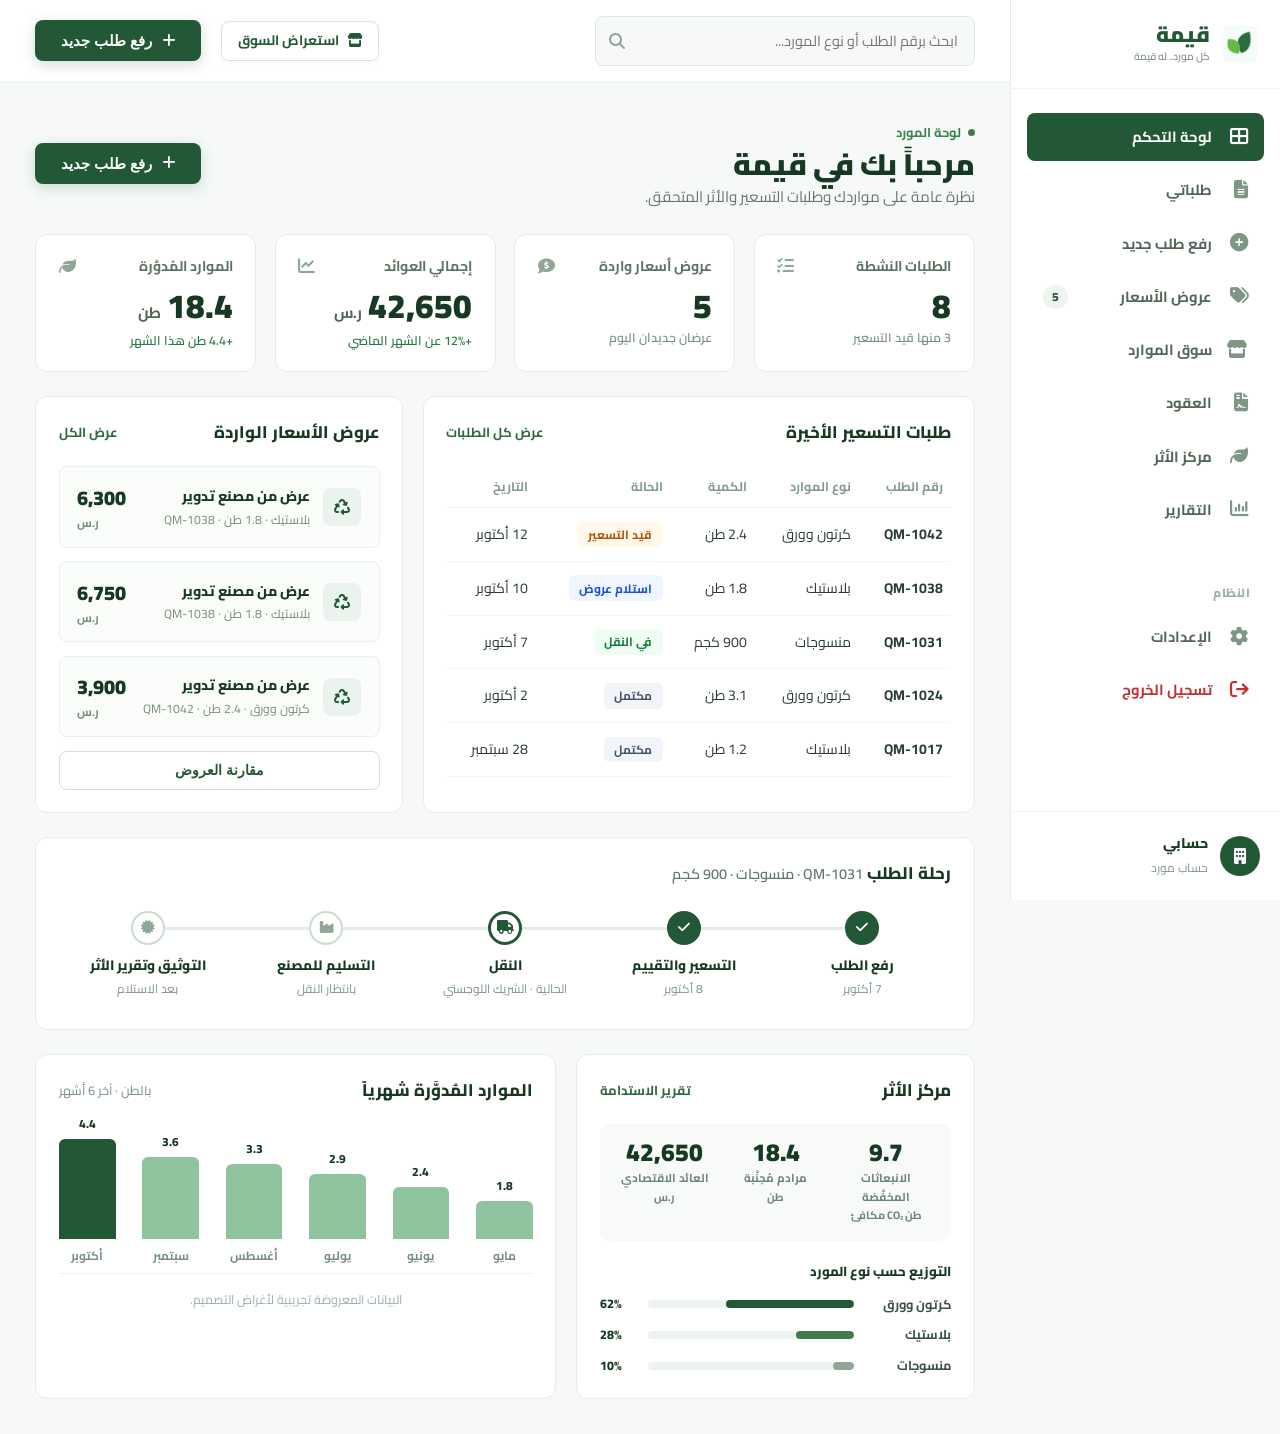
<file: supplier-dashboard.html>
<!DOCTYPE html>
<html lang="ar" dir="rtl">
<head>
  <meta charset="UTF-8">
  <meta name="viewport" content="width=device-width, initial-scale=1.0">
  <title>لوحة المورد | منصة قيمة</title>
  <meta name="description" content="لوحة المورد - نظرة عامة على مواردك وطلبات التسعير والأثر المتحقق في منصة قيمة.">
  <link rel="icon" type="image/png" href="images/logo.png">

  <!-- خط Cairo الرسمي -->
  <link rel="preconnect" href="https://fonts.googleapis.com">
  <link rel="preconnect" href="https://fonts.gstatic.com" crossorigin>
  <link href="https://fonts.googleapis.com/css2?family=Cairo:wght@400;600;700;800;900&display=swap" rel="stylesheet">
  
  <!-- Font Awesome Icons -->
  <link rel="stylesheet" href="https://cdnjs.cloudflare.com/ajax/libs/font-awesome/6.4.0/css/all.min.css">
  
  <!-- Stylesheets -->
  <link rel="stylesheet" href="css/style.css">
  <link rel="stylesheet" href="css/admin.css">
  <style>
    /* أنماط وتفاصيل لوحة المورد المطابقة لـ Page 3 */
    .supplier-dashboard-wrap {
      display: flex;
      flex-direction: column;
      gap: 1.5rem;
    }
    
    .breadcrumb-tag {
      display: inline-flex;
      align-items: center;
      gap: 0.4rem;
      font-size: 0.8rem;
      font-weight: 700;
      color: #3b8252;
      margin-bottom: 0.25rem;
    }
    .breadcrumb-tag .dot {
      width: 7px;
      height: 7px;
      background-color: #407b4f;
      border-radius: 50%;
    }

    .supplier-header-flex {
      display: flex;
      justify-content: space-between;
      align-items: center;
    }

    .supplier-header-title h2 {
      font-size: 1.85rem;
      font-weight: 900;
      color: #173822;
      line-height: 1.2;
    }

    .supplier-header-title p {
      font-size: 0.95rem;
      color: #63776b;
      margin-top: 0.2rem;
    }

    .btn-create-request {
      background-color: #235836;
      color: #ffffff;
      padding: 0.75rem 1.6rem;
      border-radius: 8px;
      font-weight: 800;
      font-size: 0.92rem;
      display: inline-flex;
      align-items: center;
      gap: 0.6rem;
      border: none;
      cursor: pointer;
      box-shadow: 0 4px 14px rgba(35, 88, 54, 0.2);
      transition: all 0.2s ease;
    }
    .btn-create-request:hover {
      background-color: #1a4229;
      transform: translateY(-1px);
    }

    /* كروت الإحصائيات الأربعة العلوية */
    .kpi-cards-grid {
      display: grid;
      grid-template-columns: repeat(4, 1fr);
      gap: 1.15rem;
    }

    .kpi-card {
      background: #ffffff;
      border: 1px solid #e5ede7;
      border-radius: 12px;
      padding: 1.25rem 1.4rem;
      display: flex;
      flex-direction: column;
      position: relative;
    }

    .kpi-top-row {
      display: flex;
      justify-content: space-between;
      align-items: center;
      margin-bottom: 0.75rem;
    }

    .kpi-title {
      font-size: 0.88rem;
      font-weight: 700;
      color: #5c7263;
    }

    .kpi-icon {
      color: #8fa797;
      font-size: 1.05rem;
    }

    .kpi-value-row {
      display: flex;
      align-items: baseline;
      gap: 0.4rem;
      margin-bottom: 0.35rem;
    }

    .kpi-num {
      font-size: 2.1rem;
      font-weight: 900;
      color: #173822;
      line-height: 1;
    }

    .kpi-unit {
      font-size: 0.95rem;
      font-weight: 700;
      color: #526658;
    }

    .kpi-subnote {
      font-size: 0.78rem;
      color: #799081;
      font-weight: 600;
    }
    .kpi-subnote.positive {
      color: #2b7a46;
    }

    /* الصف الأوسط: طلبات التسعير الأخيرة وعروض الأسعار الواردة */
    .two-panels-grid {
      display: grid;
      grid-template-columns: 1.8fr 1.2fr;
      gap: 1.25rem;
    }

    .panel-box {
      background: #ffffff;
      border: 1px solid #e5ede7;
      border-radius: 12px;
      padding: 1.4rem;
    }

    .panel-head {
      display: flex;
      justify-content: space-between;
      align-items: center;
      margin-bottom: 1.25rem;
    }

    .panel-head h3 {
      font-size: 1.05rem;
      font-weight: 800;
      color: #173822;
    }

    .panel-link {
      font-size: 0.82rem;
      font-weight: 700;
      color: #2e6942;
      cursor: pointer;
    }

    /* جدول طلبات التسعير */
    .supplier-table {
      width: 100%;
      border-collapse: collapse;
      text-align: right;
    }

    .supplier-table th {
      padding: 0.65rem 0.5rem;
      font-size: 0.78rem;
      font-weight: 700;
      color: #81988a;
      border-bottom: 1px solid #edf3ee;
    }

    .supplier-table td {
      padding: 0.85rem 0.5rem;
      font-size: 0.88rem;
      color: #2a3d31;
      border-bottom: 1px solid #f2f7f3;
    }

    .badge-status {
      display: inline-block;
      padding: 0.2rem 0.65rem;
      border-radius: 6px;
      font-size: 0.75rem;
      font-weight: 700;
    }
    .badge-pricing { background: #fff8eb; color: #b45309; }
    .badge-bids { background: #eff6ff; color: #1d4ed8; }
    .badge-transit { background: #f0fdf4; color: #15803d; }
    .badge-completed { background: #f1f5f9; color: #475569; }

    /* عروض الأسعار الواردة */
    .quote-bids-list {
      display: flex;
      flex-direction: column;
      gap: 0.85rem;
    }

    .quote-bid-card {
      border: 1px solid #e8f0eb;
      background: #fbfdfb;
      border-radius: 8px;
      padding: 0.9rem 1.1rem;
      display: flex;
      justify-content: space-between;
      align-items: center;
    }

    .quote-bid-info {
      display: flex;
      align-items: center;
      gap: 0.8rem;
    }

    .quote-bid-icon {
      width: 38px;
      height: 38px;
      border-radius: 8px;
      background: #eaf3ed;
      color: #235836;
      display: flex;
      align-items: center;
      justify-content: center;
      font-size: 1rem;
    }

    .quote-bid-title {
      font-size: 0.88rem;
      font-weight: 800;
      color: #173822;
    }

    .quote-bid-sub {
      font-size: 0.76rem;
      color: #748c7e;
      margin-top: 0.15rem;
    }

    .quote-bid-price {
      text-align: left;
    }
    .quote-bid-price .amount {
      font-size: 1.25rem;
      font-weight: 900;
      color: #173822;
    }
    .quote-bid-price .currency {
      font-size: 0.72rem;
      color: #748c7e;
      font-weight: 700;
    }

    .btn-compare-quotes {
      width: 100%;
      border: 1px solid #d3e2d7;
      background: #ffffff;
      color: #235836;
      padding: 0.65rem;
      border-radius: 8px;
      font-weight: 800;
      font-size: 0.88rem;
      cursor: pointer;
      margin-top: 0.85rem;
      text-align: center;
      transition: all 0.2s ease;
    }
    .btn-compare-quotes:hover {
      background: #f1f7f3;
    }

    /* رحلة الطلب Step Bar */
    .order-journey-panel {
      background: #ffffff;
      border: 1px solid #e5ede7;
      border-radius: 12px;
      padding: 1.4rem;
    }

    .journey-stepper {
      display: grid;
      grid-template-columns: repeat(5, 1fr);
      position: relative;
      margin-top: 1.5rem;
      margin-bottom: 0.5rem;
    }

    .journey-stepper::before {
      content: '';
      position: absolute;
      top: 16px;
      right: 10%;
      left: 10%;
      height: 3px;
      background: #e2ede5;
      z-index: 1;
    }

    .journey-step {
      display: flex;
      flex-direction: column;
      align-items: center;
      text-align: center;
      position: relative;
      z-index: 2;
    }

    .step-circle {
      width: 34px;
      height: 34px;
      border-radius: 50%;
      background: #ffffff;
      border: 2px solid #ccdcd0;
      color: #8fa797;
      display: flex;
      align-items: center;
      justify-content: center;
      font-size: 0.85rem;
      margin-bottom: 0.6rem;
    }

    .journey-step.done .step-circle {
      background: #235836;
      border-color: #235836;
      color: #ffffff;
    }

    .journey-step.active .step-circle {
      background: #ffffff;
      border: 3px solid #235836;
      color: #235836;
    }

    .step-title {
      font-size: 0.85rem;
      font-weight: 800;
      color: #173822;
      margin-bottom: 0.15rem;
    }

    .step-desc {
      font-size: 0.75rem;
      color: #7b9485;
    }

    /* مركز الأثر والتقرير البيئي والتوزيع الشهري */
    .impact-bottom-grid {
      display: grid;
      grid-template-columns: 1.3fr 1.7fr;
      gap: 1.25rem;
    }

    .impact-metrics-row {
      display: grid;
      grid-template-columns: repeat(3, 1fr);
      gap: 0.8rem;
      margin-bottom: 1.25rem;
      background: #f7faf8;
      border-radius: 10px;
      padding: 1rem;
      text-align: center;
    }

    .impact-metric-box .val {
      font-size: 1.55rem;
      font-weight: 900;
      color: #173822;
      line-height: 1;
    }
    .impact-metric-box .lbl {
      font-size: 0.72rem;
      color: #6d8577;
      font-weight: 700;
      margin-top: 0.3rem;
    }

    .resource-dist-bars {
      display: flex;
      flex-direction: column;
      gap: 0.65rem;
    }

    .dist-bar-item {
      display: flex;
      align-items: center;
      gap: 0.8rem;
    }
    .dist-bar-name {
      width: 85px;
      font-size: 0.8rem;
      font-weight: 700;
      color: #3b5043;
    }
    .dist-bar-track {
      flex: 1;
      height: 8px;
      background: #edf3ee;
      border-radius: 4px;
      overflow: hidden;
    }
    .dist-bar-fill {
      height: 100%;
      border-radius: 4px;
      background: #235836;
    }
    .dist-bar-percent {
      width: 35px;
      font-size: 0.78rem;
      font-weight: 800;
      color: #173822;
      text-align: left;
    }

    /* رسم الأعمدة البياني البسيط بالـ CSS */
    .bar-chart-container {
      display: flex;
      align-items: flex-end;
      justify-content: space-between;
      height: 150px;
      padding-top: 1rem;
      padding-bottom: 0.5rem;
      border-bottom: 1px solid #edf3ee;
    }

    .chart-bar-col {
      display: flex;
      flex-direction: column;
      align-items: center;
      gap: 0.4rem;
      width: 12%;
    }

    .bar-pill {
      width: 100%;
      background: #8ec39e;
      border-radius: 6px 6px 0 0;
      transition: all 0.3s ease;
    }
    .chart-bar-col:last-child .bar-pill {
      background: #235836;
    }

    .bar-val {
      font-size: 0.75rem;
      font-weight: 800;
      color: #173822;
    }

    .bar-month {
      font-size: 0.75rem;
      color: #799081;
      font-weight: 700;
    }

    .demo-data-notice {
      text-align: center;
      font-size: 0.78rem;
      color: #9cb1a3;
      margin-top: 1rem;
    }
  </style>
</head>
<body class="admin-layout">

  <!-- الشريط الجانبي للمورد -->
  <aside class="admin-sidebar">
    <div class="sidebar-header">
      <img src="images/logo.png" alt="شعار قيمة" style="width: 36px; height: 36px;">
      <div class="logo-text-wrap">
        <h3 style="font-size: 1.35rem; font-weight: 900; color: var(--primary-green); line-height: 1;">قيمة</h3>
        <span style="font-size: 0.65rem; color: var(--text-muted); font-weight: 600;">كل مورد.. له قيمة</span>
      </div>
    </div>

    <div class="sidebar-menu">
      <div class="sidebar-item active">
        <i class="fas fa-table-cells-large"></i>
        <span>لوحة التحكم</span>
      </div>

      <div class="sidebar-item">
        <i class="fas fa-file-lines"></i>
        <span>طلباتي</span>
      </div>

      <div class="sidebar-item" onclick="openNewRequestModal()">
        <i class="fas fa-plus-circle"></i>
        <span>رفع طلب جديد</span>
      </div>

      <div class="sidebar-item">
        <i class="fas fa-tags"></i>
        <span>عروض الأسعار</span>
        <span class="sidebar-badge">5</span>
      </div>

      <div class="sidebar-item">
        <i class="fas fa-store"></i>
        <span>سوق الموارد</span>
      </div>

      <div class="sidebar-item">
        <i class="fas fa-file-contract"></i>
        <span>العقود</span>
      </div>

      <div class="sidebar-item">
        <i class="fas fa-leaf"></i>
        <span>مركز الأثر</span>
      </div>

      <div class="sidebar-item">
        <i class="fas fa-chart-column"></i>
        <span>التقارير</span>
      </div>

      <div style="margin-top: 2rem;" class="sidebar-section-title">النظام</div>

      <div class="sidebar-item">
        <i class="fas fa-gear"></i>
        <span>الإعدادات</span>
      </div>

      <a href="login.html" class="sidebar-item" style="color: #c53030;">
        <i class="fas fa-arrow-right-from-bracket" style="color: #c53030;"></i>
        <span>تسجيل الخروج</span>
      </a>
    </div>

    <div class="sidebar-footer">
      <div class="admin-user-info">
        <div class="admin-avatar" style="background-color: #235836; color: #fff;">
          <i class="fas fa-building"></i>
        </div>
        <div class="admin-names">
          <h5>حسابي</h5>
          <span>حساب مورد</span>
        </div>
      </div>
    </div>
  </aside>

  <!-- مساحة العمل الرئيسية -->
  <main class="admin-main">
    <!-- الشريط العلوي -->
    <header class="admin-topbar">
      <div class="admin-search-box">
        <input type="text" placeholder="ابحث برقم الطلب أو نوع المورد...">
        <i class="fas fa-search"></i>
      </div>

      <div class="topbar-actions">
        <a href="marketplace.html" class="btn-outline-white-card" style="padding: 0.5rem 1rem; font-size: 0.85rem;">
          <i class="fas fa-store"></i> استعراض السوق
        </a>
        <button class="btn-create-request" onclick="openNewRequestModal()">
          <i class="fas fa-plus"></i> رفع طلب جديد
        </button>
      </div>
    </header>

    <!-- محتوى الصفحة -->
    <div class="admin-content-body">
      <div class="supplier-dashboard-wrap">
        
        <!-- الترويسة والترحيب -->
        <div class="supplier-header-flex">
          <div class="supplier-header-title">
            <div class="breadcrumb-tag">
              <span class="dot"></span> لوحة المورد
            </div>
            <h2>مرحباً بك في قيمة</h2>
            <p>نظرة عامة على مواردك وطلبات التسعير والأثر المتحقق.</p>
          </div>

          <button class="btn-create-request" onclick="openNewRequestModal()">
            <i class="fas fa-plus"></i> رفع طلب جديد
          </button>
        </div>

        <!-- 4 بطاقات إحصائيات KPI -->
        <div class="kpi-cards-grid">
          <!-- 1. الطلبات النشطة -->
          <div class="kpi-card">
            <div class="kpi-top-row">
              <span class="kpi-title">الطلبات النشطة</span>
              <i class="fas fa-list-check kpi-icon"></i>
            </div>
            <div class="kpi-value-row">
              <span class="kpi-num">8</span>
            </div>
            <div class="kpi-subnote">3 منها قيد التسعير</div>
          </div>

          <!-- 2. عروض أسعار واردة -->
          <div class="kpi-card">
            <div class="kpi-top-row">
              <span class="kpi-title">عروض أسعار واردة</span>
              <i class="fas fa-comment-dollar kpi-icon"></i>
            </div>
            <div class="kpi-value-row">
              <span class="kpi-num">5</span>
            </div>
            <div class="kpi-subnote">عرضان جديدان اليوم</div>
          </div>

          <!-- 3. إجمالي العوائد -->
          <div class="kpi-card">
            <div class="kpi-top-row">
              <span class="kpi-title">إجمالي العوائد</span>
              <i class="fas fa-chart-line kpi-icon"></i>
            </div>
            <div class="kpi-value-row">
              <span class="kpi-num">42,650</span>
              <span class="kpi-unit">ر.س</span>
            </div>
            <div class="kpi-subnote positive">+12% عن الشهر الماضي</div>
          </div>

          <!-- 4. الموارد المُدوَّرة -->
          <div class="kpi-card">
            <div class="kpi-top-row">
              <span class="kpi-title">الموارد المُدوَّرة</span>
              <i class="fas fa-leaf kpi-icon"></i>
            </div>
            <div class="kpi-value-row">
              <span class="kpi-num">18.4</span>
              <span class="kpi-unit">طن</span>
            </div>
            <div class="kpi-subnote positive">+4.4 طن هذا الشهر</div>
          </div>
        </div>

        <!-- لوحتان: طلبات التسعير الأخيرة وعروض الأسعار -->
        <div class="two-panels-grid">
          <!-- طلبات التسعير الأخيرة -->
          <div class="panel-box">
            <div class="panel-head">
              <h3>طلبات التسعير الأخيرة</h3>
              <span class="panel-link">عرض كل الطلبات</span>
            </div>

            <table class="supplier-table">
              <thead>
                <tr>
                  <th>رقم الطلب</th>
                  <th>نوع الموارد</th>
                  <th>الكمية</th>
                  <th>الحالة</th>
                  <th>التاريخ</th>
                </tr>
              </thead>
              <tbody>
                <tr>
                  <td><strong>QM-1042</strong></td>
                  <td>كرتون وورق</td>
                  <td>2.4 طن</td>
                  <td><span class="badge-status badge-pricing">قيد التسعير</span></td>
                  <td>12 أكتوبر</td>
                </tr>
                <tr>
                  <td><strong>QM-1038</strong></td>
                  <td>بلاستيك</td>
                  <td>1.8 طن</td>
                  <td><span class="badge-status badge-bids">استلام عروض</span></td>
                  <td>10 أكتوبر</td>
                </tr>
                <tr>
                  <td><strong>QM-1031</strong></td>
                  <td>منسوجات</td>
                  <td>900 كجم</td>
                  <td><span class="badge-status badge-transit">في النقل</span></td>
                  <td>7 أكتوبر</td>
                </tr>
                <tr>
                  <td><strong>QM-1024</strong></td>
                  <td>كرتون وورق</td>
                  <td>3.1 طن</td>
                  <td><span class="badge-status badge-completed">مكتمل</span></td>
                  <td>2 أكتوبر</td>
                </tr>
                <tr>
                  <td><strong>QM-1017</strong></td>
                  <td>بلاستيك</td>
                  <td>1.2 طن</td>
                  <td><span class="badge-status badge-completed">مكتمل</span></td>
                  <td>28 سبتمبر</td>
                </tr>
              </tbody>
            </table>
          </div>

          <!-- عروض الأسعار الواردة -->
          <div class="panel-box">
            <div class="panel-head">
              <h3>عروض الأسعار الواردة</h3>
              <span class="panel-link">عرض الكل</span>
            </div>

            <div class="quote-bids-list">
              <!-- عرض 1 -->
              <div class="quote-bid-card">
                <div class="quote-bid-info">
                  <div class="quote-bid-icon"><i class="fas fa-recycle"></i></div>
                  <div>
                    <div class="quote-bid-title">عرض من مصنع تدوير</div>
                    <div class="quote-bid-sub">بلاستيك · 1.8 طن · QM-1038</div>
                  </div>
                </div>
                <div class="quote-bid-price">
                  <div class="amount">6,300</div>
                  <div class="currency">ر.س</div>
                </div>
              </div>

              <!-- عرض 2 -->
              <div class="quote-bid-card">
                <div class="quote-bid-info">
                  <div class="quote-bid-icon"><i class="fas fa-recycle"></i></div>
                  <div>
                    <div class="quote-bid-title">عرض من مصنع تدوير</div>
                    <div class="quote-bid-sub">بلاستيك · 1.8 طن · QM-1038</div>
                  </div>
                </div>
                <div class="quote-bid-price">
                  <div class="amount">6,750</div>
                  <div class="currency">ر.س</div>
                </div>
              </div>

              <!-- عرض 3 -->
              <div class="quote-bid-card">
                <div class="quote-bid-info">
                  <div class="quote-bid-icon"><i class="fas fa-recycle"></i></div>
                  <div>
                    <div class="quote-bid-title">عرض من مصنع تدوير</div>
                    <div class="quote-bid-sub">كرتون وورق · 2.4 طن · QM-1042</div>
                  </div>
                </div>
                <div class="quote-bid-price">
                  <div class="amount">3,900</div>
                  <div class="currency">ر.س</div>
                </div>
              </div>
            </div>

            <button class="btn-compare-quotes" onclick="alert('فتح مقارنة العروض التنافسية...')">
              مقارنة العروض
            </button>
          </div>
        </div>

        <!-- رحلة الطلب المباشرة (QM-1031) -->
        <div class="order-journey-panel">
          <div class="panel-head" style="margin-bottom: 0;">
            <h3>رحلة الطلب <span style="font-size: 0.9rem; font-weight: 600; color: #63776b;">QM-1031 · منسوجات · 900 كجم</span></h3>
          </div>

          <div class="journey-stepper">
            <!-- 1. رفع الطلب -->
            <div class="journey-step done">
              <div class="step-circle"><i class="fas fa-check"></i></div>
              <div class="step-title">رفع الطلب</div>
              <div class="step-desc">7 أكتوبر</div>
            </div>

            <!-- 2. التسعير والتقييم -->
            <div class="journey-step done">
              <div class="step-circle"><i class="fas fa-check"></i></div>
              <div class="step-title">التسعير والتقييم</div>
              <div class="step-desc">8 أكتوبر</div>
            </div>

            <!-- 3. النقل (الحالية) -->
            <div class="journey-step active">
              <div class="step-circle"><i class="fas fa-truck"></i></div>
              <div class="step-title">النقل</div>
              <div class="step-desc">الحالية · الشريك اللوجستي</div>
            </div>

            <!-- 4. التسليم للمصنع -->
            <div class="journey-step">
              <div class="step-circle"><i class="fas fa-industry"></i></div>
              <div class="step-title">التسليم للمصنع</div>
              <div class="step-desc">بانتظار النقل</div>
            </div>

            <!-- 5. التوثيق وتقرير الأثر -->
            <div class="journey-step">
              <div class="step-circle"><i class="fas fa-certificate"></i></div>
              <div class="step-title">التوثيق وتقرير الأثر</div>
              <div class="step-desc">بعد الاستلام</div>
            </div>
          </div>
        </div>

        <!-- مركز الأثر والموارد المدورة شهرياً -->
        <div class="impact-bottom-grid">
          <!-- مركز الأثر -->
          <div class="panel-box">
            <div class="panel-head">
              <h3>مركز الأثر</h3>
              <span class="panel-link">تقرير الاستدامة</span>
            </div>

            <div class="impact-metrics-row">
              <div class="impact-metric-box">
                <div class="val">9.7</div>
                <div class="lbl">الانبعاثات المخفَّضة<br><span style="font-size: 0.68rem;">طن CO₂ مكافئ</span></div>
              </div>
              <div class="impact-metric-box">
                <div class="val">18.4</div>
                <div class="lbl">مرادم مُجنَّبة<br><span style="font-size: 0.68rem;">طن</span></div>
              </div>
              <div class="impact-metric-box">
                <div class="val">42,650</div>
                <div class="lbl">العائد الاقتصادي<br><span style="font-size: 0.68rem;">ر.س</span></div>
              </div>
            </div>

            <div style="font-size: 0.82rem; font-weight: 800; color: #173822; margin-bottom: 0.75rem;">
              التوزيع حسب نوع المورد
            </div>

            <div class="resource-dist-bars">
              <div class="dist-bar-item">
                <div class="dist-bar-name">كرتون وورق</div>
                <div class="dist-bar-track">
                  <div class="dist-bar-fill" style="width: 62%;"></div>
                </div>
                <div class="dist-bar-percent">62%</div>
              </div>

              <div class="dist-bar-item">
                <div class="dist-bar-name">بلاستيك</div>
                <div class="dist-bar-track">
                  <div class="dist-bar-fill" style="width: 28%; background-color: #407b4f;"></div>
                </div>
                <div class="dist-bar-percent">28%</div>
              </div>

              <div class="dist-bar-item">
                <div class="dist-bar-name">منسوجات</div>
                <div class="dist-bar-track">
                  <div class="dist-bar-fill" style="width: 10%; background-color: #8fa797;"></div>
                </div>
                <div class="dist-bar-percent">10%</div>
              </div>
            </div>
          </div>

          <!-- الموارد المُدوَّرة شهرياً (الرسم البياني بالأطنان) -->
          <div class="panel-box">
            <div class="panel-head">
              <h3>الموارد المُدوَّرة شهرياً</h3>
              <span style="font-size: 0.8rem; color: #799081;">بالطن · آخر 6 أشهر</span>
            </div>

            <div class="bar-chart-container">
              <!-- مايو 1.8 -->
              <div class="chart-bar-col">
                <div class="bar-val">1.8</div>
                <div class="bar-pill" style="height: 38px;"></div>
                <div class="bar-month">مايو</div>
              </div>

              <!-- يونيو 2.4 -->
              <div class="chart-bar-col">
                <div class="bar-val">2.4</div>
                <div class="bar-pill" style="height: 52px;"></div>
                <div class="bar-month">يونيو</div>
              </div>

              <!-- يوليو 2.9 -->
              <div class="chart-bar-col">
                <div class="bar-val">2.9</div>
                <div class="bar-pill" style="height: 65px;"></div>
                <div class="bar-month">يوليو</div>
              </div>

              <!-- أغسطس 3.3 -->
              <div class="chart-bar-col">
                <div class="bar-val">3.3</div>
                <div class="bar-pill" style="height: 75px;"></div>
                <div class="bar-month">أغسطس</div>
              </div>

              <!-- سبتمبر 3.6 -->
              <div class="chart-bar-col">
                <div class="bar-val">3.6</div>
                <div class="bar-pill" style="height: 82px;"></div>
                <div class="bar-month">سبتمبر</div>
              </div>

              <!-- أكتوبر 4.4 -->
              <div class="chart-bar-col">
                <div class="bar-val">4.4</div>
                <div class="bar-pill" style="height: 100px;"></div>
                <div class="bar-month">أكتوبر</div>
              </div>
            </div>

            <div class="demo-data-notice">
              البيانات المعروضة تجريبية لأغراض التصميم.
            </div>
          </div>
        </div>

      </div>
    </div>
  </main>

  <!-- نافذة منبثقة: رفع طلب تسعير جديد للمورد (من مخطط رحلة المستخدم) -->
  <div id="newRequestModal" style="display: none; position: fixed; inset: 0; background: rgba(0,0,0,0.5); z-index: 1000; align-items: center; justify-content: center; backdrop-filter: blur(4px);">
    <div style="background: #ffffff; border-radius: 14px; max-width: 500px; width: 90%; padding: 2rem; position: relative;">
      <button onclick="closeNewRequestModal()" style="position: absolute; left: 1.2rem; top: 1.2rem; background: none; border: none; font-size: 1.2rem; cursor: pointer; color: #799081;">
        <i class="fas fa-xmark"></i>
      </button>
      <div class="breadcrumb-tag">
        <span class="dot"></span> إدارة الموارد والتسعير
      </div>
      <h3 style="font-size: 1.4rem; font-weight: 900; color: #173822; margin-bottom: 0.5rem;">رفع طلب مورد جديد</h3>
      <p style="font-size: 0.88rem; color: #526658; margin-bottom: 1.5rem;">حدد نوع الموارد والكمية وارفع الصور لتقييمها وتسويقها بأفضل سعر.</p>
      
      <form onsubmit="event.preventDefault(); alert('تم رفع طلبك بنجاح! سيتم تقييمه والتسعير خلال 24 ساعة.'); closeNewRequestModal();">
        <div class="form-field-group" style="margin-bottom: 1rem;">
          <label style="font-size: 0.85rem; font-weight: 700; margin-bottom: 0.3rem; display: block;">نوع المورد</label>
          <select style="width: 100%; padding: 0.75rem; border-radius: 8px; border: 1px solid #dfe9e2; font-family: inherit;">
            <option>كرتون وورق</option>
            <option>بلاستيك HDPE</option>
            <option>بلاستيك PET</option>
            <option>منسوجات وملابس</option>
            <option>معادن وألمنيوم</option>
            <option>إطارات</option>
            <option>بطاريات</option>
          </select>
        </div>

        <div class="form-field-group" style="margin-bottom: 1rem;">
          <label style="font-size: 0.85rem; font-weight: 700; margin-bottom: 0.3rem; display: block;">الكمية التقديرية</label>
          <input type="text" placeholder="مثال: 2.5 طن أو 500 كجم" required style="width: 100%; padding: 0.75rem; border-radius: 8px; border: 1px solid #dfe9e2; font-family: inherit;">
        </div>

        <div class="form-field-group" style="margin-bottom: 1.5rem;">
          <label style="font-size: 0.85rem; font-weight: 700; margin-bottom: 0.3rem; display: block;">صور الموارد للتثبت والفحص</label>
          <div style="border: 2px dashed #ccdcd0; border-radius: 8px; padding: 1.5rem; text-align: center; background: #f8faf9; cursor: pointer;">
            <i class="fas fa-cloud-arrow-up" style="font-size: 2rem; color: #235836; margin-bottom: 0.5rem;"></i>
            <div style="font-size: 0.85rem; font-weight: 700; color: #173822;">اضغط لرفع صور الشحنة أو اسحبها هنا</div>
            <div style="font-size: 0.75rem; color: #799081; margin-top: 0.2rem;">يدعم JPG, PNG حتى 10 ميجابايت</div>
          </div>
        </div>

        <button type="submit" class="btn-create-request" style="width: 100%; justify-content: center; padding: 0.85rem;">
          إرسال الطلب واعتماد التسعير <i class="fas fa-arrow-left"></i>
        </button>
      </form>
    </div>
  </div>

  <script>
    function openNewRequestModal() {
      document.getElementById('newRequestModal').style.display = 'flex';
    }
    function closeNewRequestModal() {
      document.getElementById('newRequestModal').style.display = 'none';
    }
  </script>
</body>
</html>
</file>
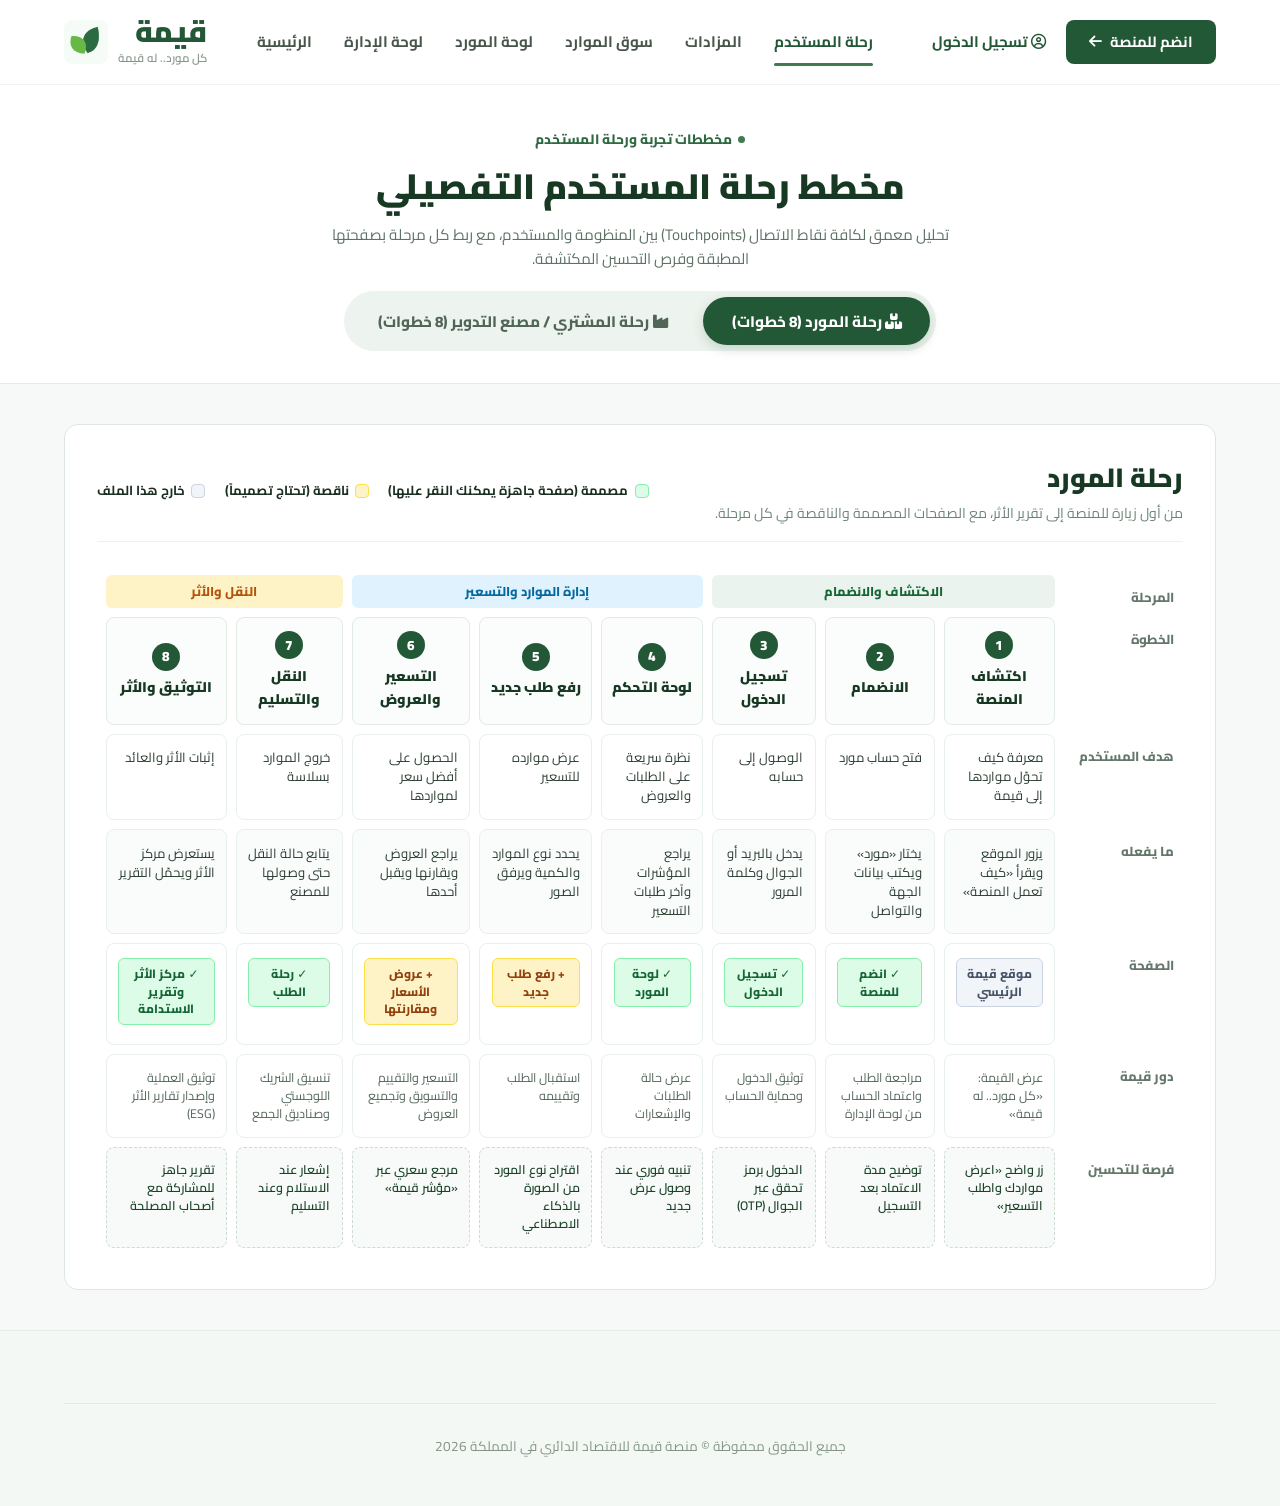
<file: user-journey.html>
<!DOCTYPE html>
<html lang="ar" dir="rtl">
<head>
  <meta charset="UTF-8">
  <meta name="viewport" content="width=device-width, initial-scale=1.0">
  <title>مخططات رحلة المستخدم | منصة قيمة</title>
  <meta name="description" content="مخطط رحلة المورد ورحلة المشتري (مصنع التدوير) من أول زيارة للمنصة حتى التوثيق وتقرير الأثر.">
  <link rel="icon" type="image/png" href="images/logo.png">

  <!-- خط Cairo الرسمي -->
  <link rel="preconnect" href="https://fonts.googleapis.com">
  <link rel="preconnect" href="https://fonts.gstatic.com" crossorigin>
  <link href="https://fonts.googleapis.com/css2?family=Cairo:wght@400;600;700;800;900&display=swap" rel="stylesheet">
  
  <!-- Font Awesome Icons -->
  <link rel="stylesheet" href="https://cdnjs.cloudflare.com/ajax/libs/font-awesome/6.4.0/css/all.min.css">
  
  <!-- Stylesheets -->
  <link rel="stylesheet" href="css/style.css">
  <style>
    .journey-page-body {
      background-color: #f6f9f7;
      min-height: 100vh;
      display: flex;
      flex-direction: column;
    }

    .journey-hero {
      background: #ffffff;
      padding: 2.5rem 0 2rem;
      border-bottom: 1px solid #e5ede7;
      text-align: center;
    }

    .journey-tag {
      display: inline-flex;
      align-items: center;
      gap: 0.4rem;
      font-size: 0.85rem;
      font-weight: 800;
      color: #2e6942;
      margin-bottom: 0.5rem;
    }
    .journey-tag .dot {
      width: 7px;
      height: 7px;
      background: #407b4f;
      border-radius: 50%;
    }

    .journey-hero h1 {
      font-size: 2.2rem;
      font-weight: 900;
      color: #173822;
      margin-bottom: 0.5rem;
    }

    .journey-tabs-switch {
      display: inline-flex;
      background: #edf3ee;
      padding: 0.35rem;
      border-radius: 30px;
      gap: 0.3rem;
      margin-top: 1.25rem;
    }

    .journey-tab-btn {
      padding: 0.6rem 1.8rem;
      border-radius: 25px;
      font-size: 0.95rem;
      font-weight: 800;
      border: none;
      background: transparent;
      color: #526658;
      cursor: pointer;
      font-family: inherit;
      transition: all 0.2s;
    }
    .journey-tab-btn.active {
      background: #235836;
      color: #ffffff;
      box-shadow: 0 4px 12px rgba(35, 88, 54, 0.2);
    }

    /* كرت المخطط الكامل */
    .journey-diagram-card {
      background: #ffffff;
      border: 1px solid #dfe7e1;
      border-radius: 14px;
      padding: 2rem;
      margin: 2.5rem 0;
      overflow-x: auto;
    }

    .diagram-head-flex {
      display: flex;
      justify-content: space-between;
      align-items: center;
      margin-bottom: 1.5rem;
      padding-bottom: 1rem;
      border-bottom: 1px solid #edf2ee;
    }

    .diagram-title-wrap h2 {
      font-size: 1.65rem;
      font-weight: 900;
      color: #173822;
    }

    .diagram-title-wrap p {
      font-size: 0.88rem;
      color: #6d8577;
      margin-top: 0.2rem;
    }

    .diagram-legend {
      display: flex;
      align-items: center;
      gap: 1.2rem;
      font-size: 0.82rem;
      font-weight: 700;
    }

    .legend-item {
      display: flex;
      align-items: center;
      gap: 0.4rem;
    }

    .legend-box {
      width: 14px;
      height: 14px;
      border-radius: 4px;
    }
    .legend-box.designed { background: #dcfce7; border: 1px solid #86efac; }
    .legend-box.missing { background: #fef3c7; border: 1px solid #fde047; }
    .legend-box.external { background: #f1f5f9; border: 1px solid #cbd5e1; }

    /* مسارات المراحل الثلاث العلوية */
    .stages-phase-bar {
      display: grid;
      grid-template-columns: repeat(8, 1fr);
      gap: 0.6rem;
      margin-bottom: 0.8rem;
    }

    .phase-pill-banner {
      background: #eaf3ed;
      color: #166534;
      padding: 0.4rem 0.6rem;
      border-radius: 6px;
      font-size: 0.8rem;
      font-weight: 800;
      text-align: center;
    }

    /* جدول مصفوفة خطوات الرحلة (8 أعمدة) */
    .journey-matrix-table {
      width: 100%;
      min-width: 980px;
      border-collapse: separate;
      border-spacing: 0.6rem;
    }

    .matrix-num-circle {
      width: 28px;
      height: 28px;
      border-radius: 50%;
      background: #235836;
      color: #ffffff;
      font-weight: 900;
      font-size: 0.85rem;
      display: inline-flex;
      align-items: center;
      justify-content: center;
      margin-bottom: 0.35rem;
    }

    .matrix-stage-head {
      background: #fbfdfc;
      border: 1px solid #e2ebe4;
      border-radius: 8px;
      padding: 0.85rem 0.6rem;
      text-align: center;
    }

    .matrix-stage-head h4 {
      font-size: 0.88rem;
      font-weight: 900;
      color: #173822;
    }

    .matrix-row-title-cell {
      width: 110px;
      font-size: 0.82rem;
      font-weight: 800;
      color: #63776b;
      vertical-align: top;
      padding-top: 0.75rem;
    }

    .matrix-cell {
      background: #ffffff;
      border: 1px solid #e8f0eb;
      border-radius: 8px;
      padding: 0.85rem 0.7rem;
      font-size: 0.82rem;
      line-height: 1.45;
      color: #2b3e32;
      vertical-align: top;
    }

    .matrix-cell.action-cell {
      background: #fafcfb;
    }

    .matrix-cell.page-badge-cell {
      font-weight: 800;
      text-align: center;
    }

    .page-tag-pill {
      display: block;
      padding: 0.4rem 0.5rem;
      border-radius: 6px;
      font-size: 0.75rem;
      font-weight: 800;
      text-decoration: none;
      margin-bottom: 0.35rem;
      transition: all 0.2s;
    }
    .page-tag-pill.designed {
      background: #dcfce7;
      color: #166534;
      border: 1px solid #86efac;
    }
    .page-tag-pill.designed:hover {
      background: #bbf7d0;
      transform: translateY(-1px);
    }
    .page-tag-pill.missing {
      background: #fef3c7;
      color: #92400e;
      border: 1px solid #fde047;
    }
    .page-tag-pill.external {
      background: #f1f5f9;
      color: #475569;
      border: 1px solid #cbd5e1;
    }

    .matrix-cell.role-cell {
      color: #526658;
      font-size: 0.78rem;
    }

    .matrix-cell.opportunity-cell {
      background: #f7faf8;
      border-style: dashed;
      border-color: #ccdcd1;
      font-size: 0.78rem;
      color: #1b442a;
      font-weight: 600;
    }
  </style>
</head>
<body class="journey-page-body">

  <!-- الهيدر الموحد -->
  <header class="site-header">
    <div class="container nav-wrapper">
      <div class="nav-actions">
        <a href="register.html" class="btn-green-pill">
          انضم للمنصة <i class="fas fa-arrow-left"></i>
        </a>
        <a href="login.html" class="contact-nav-link" style="margin-left: 0.5rem;">
          <i class="far fa-user-circle"></i> تسجيل الدخول
        </a>
        <button class="mobile-menu-toggle" aria-label="القائمة"><i class="fas fa-bars"></i></button>
      </div>

      <nav class="nav-menu">
        <a href="user-journey.html" class="nav-link active">رحلة المستخدم</a>
        <a href="auction-details.html" class="nav-link">المزادات</a>
        <a href="marketplace.html" class="nav-link">سوق الموارد</a>
        <a href="supplier-dashboard.html" class="nav-link">لوحة المورد</a>
        <a href="admin-dashboard.html" class="nav-link">لوحة الإدارة</a>
        <a href="index.html" class="nav-link">الرئيسية</a>
      </nav>

      <a href="index.html" class="logo-area">
        <div class="logo-text-wrap">
          <h1>قيمة</h1>
          <span>كل مورد.. له قيمة</span>
        </div>
        <img src="images/logo.png" alt="شعار منصة قيمة" class="logo-img-tag">
      </a>
    </div>
  </header>

  <!-- هيدر العنوان والتبديل بين رحلة المورد ورحلة المشتري -->
  <section class="journey-hero">
    <div class="container">
      <div class="journey-tag">
        <span class="dot"></span> مخططات تجربة ورحلة المستخدم
      </div>
      <h1>مخطط رحلة المستخدم التفصيلي</h1>
      <p style="font-size: 0.95rem; color: #5d7365; max-width: 650px; margin: 0 auto;">
        تحليل معمق لكافة نقاط الاتصال (Touchpoints) بين المنظومة والمستخدم، مع ربط كل مرحلة بصفحتها المطبقة وفرص التحسين المكتشفة.
      </p>

      <div class="journey-tabs-switch">
        <button class="journey-tab-btn active" id="tabBtnSupplier" onclick="showJourney('supplier')">
          <i class="fas fa-boxes-stacked"></i> رحلة المورد (8 خطوات)
        </button>
        <button class="journey-tab-btn" id="tabBtnBuyer" onclick="showJourney('buyer')">
          <i class="fas fa-industry"></i> رحلة المشتري / مصنع التدوير (8 خطوات)
        </button>
      </div>
    </div>
  </section>

  <main class="container" style="flex-grow: 1;">
    
    <!-- ==============================================
         1. رحلة المورد (مطابقة لـ Page 7 من الـ PDF)
         ============================================== -->
    <div class="journey-diagram-card" id="journeySupplierCard">
      <div class="diagram-head-flex">
        <div class="diagram-title-wrap">
          <h2>رحلة المورد</h2>
          <p>من أول زيارة للمنصة إلى تقرير الأثر، مع الصفحات المصممة والناقصة في كل مرحلة.</p>
        </div>

        <div class="diagram-legend">
          <div class="legend-item">
            <span class="legend-box designed"></span>
            <span>مصممة (صفحة جاهزة يمكنك النقر عليها)</span>
          </div>
          <div class="legend-item">
            <span class="legend-box missing"></span>
            <span>ناقصة (تحتاج تصميماً)</span>
          </div>
          <div class="legend-item">
            <span class="legend-box external"></span>
            <span>خارج هذا الملف</span>
          </div>
        </div>
      </div>

      <table class="journey-matrix-table">
        <!-- صف عناوين المراحل الرئيسية -->
        <thead>
          <tr>
            <th class="matrix-row-title-cell">المرحلة</th>
            <th colspan="3" class="phase-pill-banner">الاكتشاف والانضمام</th>
            <th colspan="3" class="phase-pill-banner" style="background:#e0f2fe; color:#0369a1;">إدارة الموارد والتسعير</th>
            <th colspan="2" class="phase-pill-banner" style="background:#fef3c7; color:#b45309;">النقل والأثر</th>
          </tr>

          <!-- صف الخطوات 1 إلى 8 -->
          <tr>
            <th class="matrix-row-title-cell">الخطوة</th>
            <th class="matrix-stage-head">
              <div class="matrix-num-circle">1</div>
              <h4>اكتشاف المنصة</h4>
            </th>
            <th class="matrix-stage-head">
              <div class="matrix-num-circle">2</div>
              <h4>الانضمام</h4>
            </th>
            <th class="matrix-stage-head">
              <div class="matrix-num-circle">3</div>
              <h4>تسجيل الدخول</h4>
            </th>
            <th class="matrix-stage-head">
              <div class="matrix-num-circle">4</div>
              <h4>لوحة التحكم</h4>
            </th>
            <th class="matrix-stage-head">
              <div class="matrix-num-circle">5</div>
              <h4>رفع طلب جديد</h4>
            </th>
            <th class="matrix-stage-head">
              <div class="matrix-num-circle">6</div>
              <h4>التسعير والعروض</h4>
            </th>
            <th class="matrix-stage-head">
              <div class="matrix-num-circle">7</div>
              <h4>النقل والتسليم</h4>
            </th>
            <th class="matrix-stage-head">
              <div class="matrix-num-circle">8</div>
              <h4>التوثيق والأثر</h4>
            </th>
          </tr>
        </thead>

        <tbody>
          <!-- 1. هدف المستخدم -->
          <tr>
            <td class="matrix-row-title-cell">هدف المستخدم</td>
            <td class="matrix-cell">معرفة كيف تحوّل مواردها إلى قيمة</td>
            <td class="matrix-cell">فتح حساب مورد</td>
            <td class="matrix-cell">الوصول إلى حسابه</td>
            <td class="matrix-cell">نظرة سريعة على الطلبات والعروض</td>
            <td class="matrix-cell">عرض موارده للتسعير</td>
            <td class="matrix-cell">الحصول على أفضل سعر لمواردها</td>
            <td class="matrix-cell">خروج الموارد بسلاسة</td>
            <td class="matrix-cell">إثبات الأثر والعائد</td>
          </tr>

          <!-- 2. ما يفعله -->
          <tr>
            <td class="matrix-row-title-cell">ما يفعله</td>
            <td class="matrix-cell action-cell">يزور الموقع ويقرأ «كيف تعمل المنصة»</td>
            <td class="matrix-cell action-cell">يختار «مورد» ويكتب بيانات الجهة والتواصل</td>
            <td class="matrix-cell action-cell">يدخل بالبريد أو الجوال وكلمة المرور</td>
            <td class="matrix-cell action-cell">يراجع المؤشرات وآخر طلبات التسعير</td>
            <td class="matrix-cell action-cell">يحدد نوع الموارد والكمية ويرفق الصور</td>
            <td class="matrix-cell action-cell">يراجع العروض ويقارنها ويقبل أحدها</td>
            <td class="matrix-cell action-cell">يتابع حالة النقل حتى وصولها للمصنع</td>
            <td class="matrix-cell action-cell">يستعرض مركز الأثر ويحمّل التقرير</td>
          </tr>

          <!-- 3. الصفحة المرتبطة -->
          <tr>
            <td class="matrix-row-title-cell">الصفحة</td>
            <td class="matrix-cell page-badge-cell">
              <a href="index.html" class="page-tag-pill external">موقع قيمة الرئيسي</a>
            </td>
            <td class="matrix-cell page-badge-cell">
              <a href="register.html" class="page-tag-pill designed">✓ انضم للمنصة</a>
            </td>
            <td class="matrix-cell page-badge-cell">
              <a href="login.html" class="page-tag-pill designed">✓ تسجيل الدخول</a>
            </td>
            <td class="matrix-cell page-badge-cell">
              <a href="supplier-dashboard.html" class="page-tag-pill designed">✓ لوحة المورد</a>
            </td>
            <td class="matrix-cell page-badge-cell">
              <a href="supplier-dashboard.html" class="page-tag-pill missing">+ رفع طلب جديد</a>
            </td>
            <td class="matrix-cell page-badge-cell">
              <span class="page-tag-pill missing">+ عروض الأسعار ومقارنتها</span>
            </td>
            <td class="matrix-cell page-badge-cell">
              <a href="supplier-dashboard.html" class="page-tag-pill designed">✓ رحلة الطلب</a>
            </td>
            <td class="matrix-cell page-badge-cell">
              <a href="supplier-dashboard.html" class="page-tag-pill designed">✓ مركز الأثر وتقرير الاستدامة</a>
            </td>
          </tr>

          <!-- 4. دور قيمة -->
          <tr>
            <td class="matrix-row-title-cell">دور قيمة</td>
            <td class="matrix-cell role-cell">عرض القيمة: «كل مورد.. له قيمة»</td>
            <td class="matrix-cell role-cell">مراجعة الطلب واعتماد الحساب من لوحة الإدارة</td>
            <td class="matrix-cell role-cell">توثيق الدخول وحماية الحساب</td>
            <td class="matrix-cell role-cell">عرض حالة الطلبات والإشعارات</td>
            <td class="matrix-cell role-cell">استقبال الطلب وتقييمه</td>
            <td class="matrix-cell role-cell">التسعير والتقييم والتسويق وتجميع العروض</td>
            <td class="matrix-cell role-cell">تنسيق الشريك اللوجستي وصناديق الجمع</td>
            <td class="matrix-cell role-cell">توثيق العملية وإصدار تقارير الأثر (ESG)</td>
          </tr>

          <!-- 5. فرصة للتحسين -->
          <tr>
            <td class="matrix-row-title-cell">فرصة للتحسين</td>
            <td class="matrix-cell opportunity-cell">زر واضح «اعرض مواردك واطلب التسعير»</td>
            <td class="matrix-cell opportunity-cell">توضيح مدة الاعتماد بعد التسجيل</td>
            <td class="matrix-cell opportunity-cell">الدخول برمز تحقق عبر الجوال (OTP)</td>
            <td class="matrix-cell opportunity-cell">تنبيه فوري عند وصول عرض جديد</td>
            <td class="matrix-cell opportunity-cell">اقتراح نوع المورد من الصورة بالذكاء الاصطناعي</td>
            <td class="matrix-cell opportunity-cell">مرجع سعري عبر «مؤشر قيمة»</td>
            <td class="matrix-cell opportunity-cell">إشعار عند الاستلام وعند التسليم</td>
            <td class="matrix-cell opportunity-cell">تقرير جاهز للمشاركة مع أصحاب المصلحة</td>
          </tr>
        </tbody>
      </table>
    </div>

    <!-- ==============================================
         2. رحلة المشتري - مصنع التدوير (مطابقة لـ Page 8)
         ============================================== -->
    <div class="journey-diagram-card" id="journeyBuyerCard" style="display: none;">
      <div class="diagram-head-flex">
        <div class="diagram-title-wrap">
          <h2>رحلة المشتري (مصنع التدوير)</h2>
          <p>من الانضمام إلى تصفح السوق والمزايدة، ثم التعاقد والاستلام والتوثيق.</p>
        </div>

        <div class="diagram-legend">
          <div class="legend-item">
            <span class="legend-box designed"></span>
            <span>مصممة (صفحة جاهزة)</span>
          </div>
          <div class="legend-item">
            <span class="legend-box missing"></span>
            <span>ناقصة (تحتاج تصميماً)</span>
          </div>
        </div>
      </div>

      <table class="journey-matrix-table">
        <thead>
          <tr>
            <th class="matrix-row-title-cell">المرحلة</th>
            <th colspan="2" class="phase-pill-banner">الانضمام والدخول</th>
            <th colspan="3" class="phase-pill-banner" style="background:#e0f2fe; color:#0369a1;">التصفح والشراء والمزايدة</th>
            <th colspan="3" class="phase-pill-banner" style="background:#fef3c7; color:#b45309;">التعاقد والاستلام والتوثيق</th>
          </tr>

          <tr>
            <th class="matrix-row-title-cell">الخطوة</th>
            <th class="matrix-stage-head">
              <div class="matrix-num-circle">1</div>
              <h4>الانضمام كمشترٍ</h4>
            </th>
            <th class="matrix-stage-head">
              <div class="matrix-num-circle">2</div>
              <h4>تسجيل الدخول</h4>
            </th>
            <th class="matrix-stage-head">
              <div class="matrix-num-circle">3</div>
              <h4>تصفح سوق الموارد</h4>
            </th>
            <th class="matrix-stage-head">
              <div class="matrix-num-circle">4</div>
              <h4>الشراء أو طلب عرض</h4>
            </th>
            <th class="matrix-stage-head">
              <div class="matrix-num-circle">5</div>
              <h4>المزايدة على دفعة</h4>
            </th>
            <th class="matrix-stage-head">
              <div class="matrix-num-circle">6</div>
              <h4>الترسية والتعاقد</h4>
            </th>
            <th class="matrix-stage-head">
              <div class="matrix-num-circle">7</div>
              <h4>النقل والاستلام</h4>
            </th>
            <th class="matrix-stage-head">
              <div class="matrix-num-circle">8</div>
              <h4>التوثيق والمتابعة</h4>
            </th>
          </tr>
        </thead>

        <tbody>
          <!-- هدف المستخدم -->
          <tr>
            <td class="matrix-row-title-cell">هدف المستخدم</td>
            <td class="matrix-cell">فتح حساب مشترٍ لمصنع التدوير</td>
            <td class="matrix-cell">الوصول إلى حسابه</td>
            <td class="matrix-cell">إيجاد مواد خام مفروزة تناسب مصنعه</td>
            <td class="matrix-cell">تأمين كمية بسعر معروف</td>
            <td class="matrix-cell">الفوز بدفعة ضخمة بسعر مناسب</td>
            <td class="matrix-cell">تثبيت الصفقة بعقد واضح</td>
            <td class="matrix-cell">وصول المواد المفروزة إلى المصنع</td>
            <td class="matrix-cell">سجل واضح لعملياته ومشترياته</td>
          </tr>

          <!-- ما يفعله -->
          <tr>
            <td class="matrix-row-title-cell">ما يفعله</td>
            <td class="matrix-cell action-cell">يختار «مشترٍ» ويكتب بيانات المصنع</td>
            <td class="matrix-cell action-cell">يدخل بالبريد أو الجوال وكلمة المرور</td>
            <td class="matrix-cell action-cell">يبحث ويصفّي بالفئة والحالة والكمية</td>
            <td class="matrix-cell action-cell">يضيف للسلة أو يطلب عرض سعر</td>
            <td class="matrix-cell action-cell">يتابع العداد ويقدّم مزايدته</td>
            <td class="matrix-cell action-cell">يراجع العقد إلكترونياً ويؤكد الدفع</td>
            <td class="matrix-cell action-cell">يتابع الشحنة ويستلم الكمية</td>
            <td class="matrix-cell action-cell">يراجع العمليات والفواتير والتقارير</td>
          </tr>

          <!-- الصفحة -->
          <tr>
            <td class="matrix-row-title-cell">الصفحة</td>
            <td class="matrix-cell page-badge-cell">
              <a href="register.html" class="page-tag-pill designed">✓ انضم للمنصة</a>
            </td>
            <td class="matrix-cell page-badge-cell">
              <a href="login.html" class="page-tag-pill designed">✓ تسجيل الدخول</a>
            </td>
            <td class="matrix-cell page-badge-cell">
              <a href="marketplace.html" class="page-tag-pill designed">✓ سوق الموارد</a>
            </td>
            <td class="matrix-cell page-badge-cell">
              <a href="marketplace.html" class="page-tag-pill designed">✓ سوق الموارد + السلة</a>
            </td>
            <td class="matrix-cell page-badge-cell">
              <a href="auction-details.html" class="page-tag-pill designed">✓ مزاد الدفعة</a>
            </td>
            <td class="matrix-cell page-badge-cell">
              <span class="page-tag-pill missing">+ العقود والصفقات</span>
            </td>
            <td class="matrix-cell page-badge-cell">
              <span class="page-tag-pill missing">+ متابعة الشحنات</span>
            </td>
            <td class="matrix-cell page-badge-cell">
              <span class="page-tag-pill missing">+ السجل والتقارير</span>
            </td>
          </tr>

          <!-- دور قيمة -->
          <tr>
            <td class="matrix-row-title-cell">دور قيمة</td>
            <td class="matrix-cell role-cell">مراجعة الطلب واعتماد حساب المشتري</td>
            <td class="matrix-cell role-cell">توثيق الدخول وحماية الحساب</td>
            <td class="matrix-cell role-cell">عرض المواد المتاحة وربط العرض بالطلب</td>
            <td class="matrix-cell role-cell">التسعير وتجهيز العرض للمشتري</td>
            <td class="matrix-cell role-cell">إدارة المزاد والتحقق من حساب المشتري</td>
            <td class="matrix-cell role-cell">إدارة العقود وعمليات البيع والشراء</td>
            <td class="matrix-cell role-cell">تنسيق النقل مع الشركاء اللوجستيين</td>
            <td class="matrix-cell role-cell">توثيق العملية وإصدار التقارير</td>
          </tr>

          <!-- فرصة للتحسين -->
          <tr>
            <td class="matrix-row-title-cell">فرصة للتحسين</td>
            <td class="matrix-cell opportunity-cell">رفع وثائق المنشأة للتحقق السريع</td>
            <td class="matrix-cell opportunity-cell">الدخول برمز تحقق عبر الجوال</td>
            <td class="matrix-cell opportunity-cell">حفظ البحث والتنبيه عند توفر المادة</td>
            <td class="matrix-cell opportunity-cell">مقارنة السعر المباشر بسعر المزاد</td>
            <td class="matrix-cell opportunity-cell">تنبيه عند تجاوز مزايدته</td>
            <td class="matrix-cell opportunity-cell">توقيع إلكتروني للعقد</td>
            <td class="matrix-cell opportunity-cell">تأكيد الكمية والجودة عند الاستلام</td>
            <td class="matrix-cell opportunity-cell">إعادة الشراء بنقرة واحدة</td>
          </tr>
        </tbody>
      </table>
    </div>

  </main>

  <!-- الفوتر -->
  <footer class="site-footer-clean">
    <div class="container footer-copyright">
      جميع الحقوق محفوظة © منصة قيمة للاقتصاد الدائري في المملكة 2026
    </div>
  </footer>

  <script>
    function showJourney(type) {
      if (type === 'supplier') {
        document.getElementById('journeySupplierCard').style.display = 'block';
        document.getElementById('journeyBuyerCard').style.display = 'none';
        document.getElementById('tabBtnSupplier').classList.add('active');
        document.getElementById('tabBtnBuyer').classList.remove('active');
      } else {
        document.getElementById('journeySupplierCard').style.display = 'none';
        document.getElementById('journeyBuyerCard').style.display = 'block';
        document.getElementById('tabBtnSupplier').classList.remove('active');
        document.getElementById('tabBtnBuyer').classList.add('active');
      }
    }
  </script>
  <script src="js/main.js"></script>
</body>
</html>
</file>
<file: css/style.css>
/* ==========================================================================
   منصة قيمة - Design System & Exact Match to Provided UI
   Clean, Elegant, Light-Themed Saudi Sustainability Identity
   ========================================================================== */

:root {
  --primary-green: #235836;
  --primary-hover: #1b442a;
  --accent-green: #407b4f;
  --light-green-bg: #f5f8f5;
  --card-tag-bg: #f8fafc;
  --text-dark: #1b2e22;
  --text-body: #526357;
  --text-muted: #839487;
  --border-color: #e4ebe5;
  --white: #ffffff;
  --radius-sm: 8px;
  --radius-md: 12px;
  --radius-lg: 18px;
  --radius-pill: 9999px;
  --font-family: 'Cairo', system-ui, -apple-system, sans-serif;
  --shadow-subtle: 0 4px 20px rgba(0, 0, 0, 0.04);
  --shadow-hover: 0 10px 30px rgba(35, 88, 54, 0.08);
  --transition: all 0.25s ease-in-out;
}

* {
  margin: 0;
  padding: 0;
  box-sizing: border-box;
}

html {
  scroll-behavior: smooth;
}

body {
  font-family: var(--font-family);
  direction: rtl;
  text-align: right;
  background-color: var(--white);
  color: var(--text-dark);
  line-height: 1.6;
  overflow-x: hidden;
}

a {
  text-decoration: none;
  color: inherit;
  transition: var(--transition);
}

ul {
  list-style: none;
}

.container {
  width: 90%;
  max-width: 1280px;
  margin: 0 auto;
}

/* ---------------- Navbar ---------------- */
.site-header {
  background: var(--white);
  border-bottom: 1px solid #f0f4f1;
  position: sticky;
  top: 0;
  z-index: 1000;
}

.nav-wrapper {
  display: flex;
  align-items: center;
  justify-content: space-between;
  height: 84px;
}

.logo-area {
  display: flex;
  align-items: center;
  gap: 0.6rem;
}

.logo-img-tag {
  width: 44px;
  height: 44px;
  object-fit: contain;
  border-radius: var(--radius-sm);
}

.logo-text-wrap h1 {
  font-size: 1.85rem;
  font-weight: 900;
  color: var(--primary-green);
  line-height: 1;
  letter-spacing: -0.5px;
}

.logo-text-wrap span {
  font-size: 0.72rem;
  color: var(--text-muted);
  font-weight: 600;
  display: block;
  margin-top: 2px;
}

.nav-menu {
  display: flex;
  align-items: center;
  gap: 2rem;
}

.nav-link {
  font-size: 0.95rem;
  font-weight: 700;
  color: #47554b;
  position: relative;
  padding: 0.5rem 0;
}

.nav-link:hover, .nav-link.active {
  color: var(--primary-green);
}

.nav-link.active::after {
  content: '';
  position: absolute;
  bottom: -4px;
  right: 0;
  width: 100%;
  height: 3px;
  background-color: var(--accent-green);
  border-radius: var(--radius-pill);
}

.nav-actions {
  display: flex;
  align-items: center;
  gap: 1.25rem;
}

.contact-nav-link {
  font-weight: 700;
  font-size: 0.95rem;
  color: var(--primary-green);
}

.btn-green-pill {
  background-color: var(--primary-green);
  color: var(--white);
  padding: 0.65rem 1.45rem;
  border-radius: var(--radius-sm);
  font-weight: 700;
  font-size: 0.92rem;
  display: inline-flex;
  align-items: center;
  gap: 0.5rem;
  transition: var(--transition);
}

.btn-green-pill:hover {
  background-color: var(--primary-hover);
  color: var(--white);
}

.mobile-menu-toggle {
  display: none;
  background: none;
  border: none;
  font-size: 1.35rem;
  color: var(--primary-green);
  cursor: pointer;
  padding: 0.4rem;
}

@media (max-width: 768px) {
  .mobile-menu-toggle {
    display: block;
  }
  .nav-menu.mobile-open {
    display: flex !important;
    flex-direction: column;
    position: absolute;
    top: 84px;
    right: 0;
    left: 0;
    background: #ffffff;
    padding: 1.5rem 2rem;
    border-bottom: 2px solid #e5ede7;
    box-shadow: 0 10px 25px rgba(0, 0, 0, 0.08);
    gap: 1rem;
    z-index: 999;
  }
}

.btn-outline-white-card {
  background: var(--white);
  border: 1px solid #dbe4dc;
  color: var(--primary-green);
  padding: 0.65rem 1.6rem;
  border-radius: var(--radius-sm);
  font-weight: 700;
  font-size: 0.95rem;
  display: inline-flex;
  align-items: center;
  gap: 0.5rem;
  box-shadow: 0 2px 6px rgba(0,0,0,0.03);
  transition: var(--transition);
}

.btn-outline-white-card:hover {
  border-color: var(--primary-green);
}

/* ---------------- Hero Section ---------------- */
.hero-section {
  position: relative;
  min-height: 580px;
  display: flex;
  align-items: center;
  overflow: hidden;
  background-color: #f7faf7;
  padding: 3.5rem 0 4rem;
}

.hero-bg-container {
  position: absolute;
  top: 0;
  left: 0;
  right: 0;
  bottom: 0;
  z-index: 1;
}

.hero-bg-img {
  width: 100%;
  height: 100%;
  object-fit: cover;
  object-position: left center;
}

.hero-overlay {
  position: absolute;
  top: 0;
  left: 0;
  right: 0;
  bottom: 0;
  background: linear-gradient(90deg, transparent 0%, rgba(247, 250, 247, 0.4) 35%, #f7faf7 65%, #f7faf7 100%);
}

.hero-content-wrapper {
  position: relative;
  z-index: 2;
  width: 100%;
  display: flex;
  justify-content: flex-start;
}

.hero-text-block {
  max-width: 630px;
  text-align: right;
  margin-right: 0;
  margin-left: auto;
}

.hero-tag {
  display: inline-flex;
  align-items: center;
  gap: 0.45rem;
  font-size: 0.88rem;
  font-weight: 800;
  color: var(--accent-green);
  margin-bottom: 1.25rem;
}

.hero-tag .dot {
  width: 7px;
  height: 7px;
  background-color: var(--accent-green);
  border-radius: 50%;
}

.hero-heading {
  font-size: 3.8rem;
  font-weight: 900;
  color: #1a3c26;
  line-height: 1.15;
  margin-bottom: 1.5rem;
  letter-spacing: -1px;
}

.hero-desc {
  font-size: 1.05rem;
  color: var(--text-body);
  line-height: 1.7;
  margin-bottom: 2rem;
}

.hero-btn-group {
  display: flex;
  align-items: center;
  gap: 1rem;
  margin-bottom: 2.2rem;
}

.hero-trust-indicators {
  display: flex;
  align-items: center;
  gap: 1.5rem;
  font-size: 0.85rem;
  color: var(--text-muted);
  font-weight: 600;
}

.hero-trust-indicators span {
  display: inline-flex;
  align-items: center;
  gap: 0.4rem;
}

.hero-trust-indicators i {
  color: var(--accent-green);
}

/* Floating Card on Bottom-Left over the warehouse image */
.hero-floating-card {
  position: absolute;
  bottom: 25px;
  left: 50px;
  right: auto;
  z-index: 3;
  background: rgba(255, 255, 255, 0.95);
  backdrop-filter: blur(8px);
  padding: 0.85rem 1.2rem;
  border-radius: var(--radius-md);
  border: 1px solid #e2ece3;
  box-shadow: 0 8px 24px rgba(0, 0, 0, 0.08);
  display: flex;
  align-items: center;
  gap: 1rem;
}

.floating-card-icon {
  font-size: 1.6rem;
  color: var(--accent-green);
}

.floating-card-text h4 {
  font-size: 0.9rem;
  font-weight: 800;
  color: var(--text-dark);
}

.floating-card-text p {
  font-size: 0.75rem;
  color: var(--text-muted);
}

/* ---------------- 4 Features Strip ---------------- */
.features-strip {
  border-bottom: 1px solid #edf2ee;
  background: var(--white);
  padding: 2.2rem 0;
}

.features-grid {
  display: grid;
  grid-template-columns: repeat(4, 1fr);
  gap: 1.5rem;
}

.feature-col {
  display: flex;
  align-items: flex-start;
  gap: 1rem;
  padding: 0 0.5rem;
}

.feature-col:not(:last-child) {
  border-left: 1px solid #edf2ee;
}

.feature-icon-box {
  font-size: 1.5rem;
  color: var(--primary-green);
  flex-shrink: 0;
  margin-top: 2px;
}

.feature-info h4 {
  font-size: 0.98rem;
  font-weight: 800;
  color: var(--text-dark);
  margin-bottom: 0.2rem;
}

.feature-info p {
  font-size: 0.82rem;
  color: var(--text-muted);
  line-height: 1.4;
}

/* ---------------- Marketplace Section ---------------- */
.section-marketplace {
  padding: 4.5rem 0;
  background: var(--white);
}

.sec-head-flex {
  display: flex;
  justify-content: space-between;
  align-items: flex-end;
  margin-bottom: 2.8rem;
}

.sec-subtitle-tag {
  font-size: 0.85rem;
  font-weight: 800;
  color: var(--accent-green);
  display: flex;
  align-items: center;
  gap: 0.4rem;
  margin-bottom: 0.5rem;
}

.sec-subtitle-tag .dot {
  width: 6px;
  height: 6px;
  background: var(--accent-green);
  border-radius: 50%;
}

.sec-main-title {
  font-size: 2.2rem;
  font-weight: 900;
  color: #173822;
  margin-bottom: 0.4rem;
}

.sec-description {
  font-size: 0.95rem;
  color: var(--text-muted);
}

.link-all-items {
  font-size: 0.95rem;
  font-weight: 800;
  color: var(--primary-green);
  display: inline-flex;
  align-items: center;
  gap: 0.5rem;
}

.link-all-items:hover {
  color: var(--accent-green);
}

.resource-cards-grid {
  display: grid;
  grid-template-columns: repeat(3, 1fr);
  gap: 1.8rem;
}

.resource-card {
  background: var(--white);
  border: 1px solid #e7eee8;
  border-radius: var(--radius-md);
  overflow: hidden;
  transition: var(--transition);
  box-shadow: var(--shadow-subtle);
  display: flex;
  flex-direction: column;
}

.resource-card:hover {
  transform: translateY(-5px);
  box-shadow: var(--shadow-hover);
  border-color: #cbdccf;
}

.card-img-wrapper {
  position: relative;
  height: 230px;
  width: 100%;
  overflow: hidden;
  background: #e2ece3;
}

.card-img-wrapper img {
  width: 100%;
  height: 100%;
  object-fit: cover;
}

.card-badge-phase {
  position: absolute;
  top: 14px;
  right: 14px;
  background: rgba(255, 255, 255, 0.9);
  backdrop-filter: blur(4px);
  color: #2c4935;
  font-size: 0.75rem;
  font-weight: 800;
  padding: 0.3rem 0.75rem;
  border-radius: var(--radius-sm);
  border: 1px solid rgba(255, 255, 255, 0.5);
}

.card-body-content {
  padding: 1.6rem;
  flex-grow: 1;
  display: flex;
  flex-direction: column;
}

.card-title-row {
  display: flex;
  align-items: center;
  justify-content: space-between;
  margin-bottom: 0.6rem;
}

.card-title-row h3 {
  font-size: 1.35rem;
  font-weight: 800;
  color: #173822;
}

.card-type-icon {
  font-size: 1.4rem;
  color: var(--primary-green);
}

.card-description-text {
  font-size: 0.88rem;
  color: var(--text-muted);
  line-height: 1.5;
  margin-bottom: 1.5rem;
}

.card-footer-action {
  margin-top: auto;
  border-top: 1px solid #f0f4f1;
  padding-top: 1rem;
  display: flex;
  align-items: center;
  justify-content: space-between;
}

.view-resource-btn {
  font-size: 0.88rem;
  font-weight: 800;
  color: var(--primary-green);
  display: inline-flex;
  align-items: center;
  gap: 0.4rem;
}

.view-resource-btn:hover {
  gap: 0.7rem;
}

.recyclable-tag {
  font-size: 0.78rem;
  color: var(--text-muted);
  display: inline-flex;
  align-items: center;
  gap: 0.35rem;
}

/* ---------------- 4-Step Process Section ---------------- */
.section-process {
  padding: 5rem 0 5.5rem;
  background-color: #f3f7f4;
}

.process-header {
  text-align: center;
  margin-bottom: 3rem;
}

.process-tabs-wrap {
  display: flex;
  justify-content: center;
  gap: 1.5rem;
  margin-bottom: 4rem;
  border-bottom: 1px solid #d9e4db;
  padding-bottom: 0;
}

.process-tab-btn {
  background: transparent;
  border: none;
  font-family: inherit;
  font-size: 1rem;
  font-weight: 700;
  color: var(--text-muted);
  cursor: pointer;
  padding: 0.75rem 1.5rem;
  position: relative;
  display: inline-flex;
  align-items: center;
  gap: 0.5rem;
  transition: var(--transition);
}

.process-tab-btn.active {
  color: var(--primary-green);
}

.process-tab-btn.active::after {
  content: '';
  position: absolute;
  bottom: -1px;
  right: 0;
  width: 100%;
  height: 3px;
  background-color: var(--primary-green);
}

.steps-flow-grid {
  display: grid;
  grid-template-columns: repeat(4, 1fr);
  gap: 2rem;
  text-align: center;
}

.step-flow-box {
  position: relative;
}

.step-flow-box:not(:last-child)::after {
  content: '';
  position: absolute;
  top: 25px;
  right: -50%;
  left: auto;
  width: 100%;
  height: 1px;
  border-top: 1px dashed #cbdad0;
  z-index: 1;
}

.step-number-circle {
  width: 50px;
  height: 50px;
  border-radius: 50%;
  background: #e2ede5;
  color: var(--primary-green);
  font-size: 1.15rem;
  font-weight: 800;
  display: flex;
  align-items: center;
  justify-content: center;
  margin: 0 auto 1.5rem;
  position: relative;
  z-index: 2;
  transition: var(--transition);
}

.step-flow-box:hover .step-number-circle {
  background: var(--primary-green);
  color: var(--white);
}

.step-flow-box h4 {
  font-size: 1.15rem;
  font-weight: 800;
  color: #173822;
  margin-bottom: 0.6rem;
}

.step-flow-box p {
  font-size: 0.88rem;
  color: var(--text-body);
  line-height: 1.6;
}

/* ---------------- Green Impact Banner ---------------- */
.section-green-impact {
  background: var(--primary-green);
  color: var(--white);
  padding: 5rem 0;
}

.impact-split-grid {
  display: grid;
  grid-template-columns: 1fr 1fr;
  align-items: center;
  gap: 4rem;
}

.impact-content-side {
  text-align: right;
}

.impact-tag {
  display: inline-flex;
  align-items: center;
  gap: 0.4rem;
  font-size: 0.9rem;
  color: #cde4d3;
  font-weight: 700;
  margin-bottom: 0.8rem;
}

.impact-title {
  font-size: 2.8rem;
  font-weight: 900;
  line-height: 1.25;
  margin-bottom: 1.2rem;
}

.impact-desc {
  font-size: 1.02rem;
  color: #d1e5d6;
  line-height: 1.7;
  margin-bottom: 2rem;
  max-width: 520px;
}

.impact-cta-btn {
  background: transparent;
  border: 1px solid rgba(255, 255, 255, 0.4);
  color: var(--white);
  padding: 0.65rem 1.75rem;
  border-radius: var(--radius-sm);
  font-weight: 700;
  font-size: 0.95rem;
  display: inline-flex;
  align-items: center;
  gap: 0.6rem;
  transition: var(--transition);
}

.impact-cta-btn:hover {
  background: var(--white);
  color: var(--primary-green);
}

.impact-stats-side {
  display: flex;
  flex-direction: column;
}

.impact-stats-row {
  display: flex;
  justify-content: space-around;
  text-align: center;
  margin-bottom: 1.5rem;
}

.stat-metric-box .metric-num {
  font-size: 3.5rem;
  font-weight: 900;
  line-height: 1;
  margin-bottom: 0.4rem;
}

.stat-metric-box .metric-lbl {
  font-size: 0.9rem;
  color: #c5decb;
  font-weight: 600;
}

.stat-subtext-note {
  text-align: center;
  font-size: 0.8rem;
  color: #a4cca9;
}

/* ---------------- Bottom Join Bar ---------------- */
.section-join-bar {
  padding: 4.5rem 0;
  background: var(--white);
  border-bottom: 1px solid #edf2ee;
}

.join-bar-flex {
  display: flex;
  justify-content: space-between;
  align-items: center;
}

.join-text-wrap h3 {
  font-size: 2.2rem;
  font-weight: 900;
  color: #173822;
  margin-bottom: 0.35rem;
}

.join-text-wrap p {
  font-size: 0.95rem;
  color: var(--text-muted);
}

/* ---------------- Clean Footer ---------------- */
.site-footer-clean {
  background: #f4f8f5;
  padding: 4.5rem 0 3rem;
  border-top: 1px solid #e6ede8;
}

.footer-clean-grid {
  display: grid;
  grid-template-columns: 1.5fr 1fr 1fr;
  gap: 3.5rem;
  margin-bottom: 3.5rem;
}

.footer-brand-side p {
  font-size: 0.92rem;
  color: var(--text-body);
  line-height: 1.7;
  margin-top: 1.2rem;
  max-width: 380px;
}

.footer-clean-col h4 {
  font-size: 1.05rem;
  font-weight: 800;
  color: #1a3c26;
  margin-bottom: 1.25rem;
}

.footer-links-clean {
  display: flex;
  flex-direction: column;
  gap: 0.75rem;
}

.footer-links-clean a {
  font-size: 0.92rem;
  color: var(--text-muted);
  font-weight: 600;
}

.footer-links-clean a:hover {
  color: var(--primary-green);
}

.footer-copyright {
  border-top: 1px solid #e1ebe3;
  padding-top: 2rem;
  text-align: center;
  font-size: 0.85rem;
  color: var(--text-muted);
}

/* ---------------- Responsive Styles ---------------- */
@media (max-width: 1024px) {
  .resource-cards-grid {
    grid-template-columns: repeat(2, 1fr);
  }
  .steps-flow-grid {
    grid-template-columns: repeat(2, 1fr);
  }
  .step-flow-box:not(:last-child)::after {
    display: none;
  }
  .impact-split-grid {
    grid-template-columns: 1fr;
    gap: 3rem;
  }
  .features-grid {
    grid-template-columns: repeat(2, 1fr);
  }
}

@media (max-width: 768px) {
  .nav-menu {
    display: none;
  }
  .hero-heading {
    font-size: 2.6rem;
  }
  .hero-btn-group {
    flex-direction: column;
    align-items: stretch;
  }
  .resource-cards-grid {
    grid-template-columns: 1fr;
  }
  .steps-flow-grid {
    grid-template-columns: 1fr;
  }
  .features-grid {
    grid-template-columns: 1fr;
  }
  .feature-col:not(:last-child) {
    border-left: none;
    border-bottom: 1px solid #edf2ee;
    padding-bottom: 1rem;
  }
  .join-bar-flex {
    flex-direction: column;
    text-align: center;
    gap: 1.5rem;
  }
  .footer-clean-grid {
    grid-template-columns: 1fr;
    gap: 2rem;
  }
  .hero-floating-card {
    display: none;
  }
}
</file>
<file: css/admin.css>
/* ==========================================================================
   Admin & Dashboards Styles (admin-dashboard.html & supplier-dashboard.html)
   Clean, Professional, SaaS Admin Interface with Qima Green Identity
   ========================================================================== */

.admin-layout {
  min-height: 100vh;
  display: flex;
  background-color: #f6f9f7;
  direction: rtl;
  text-align: right;
  font-family: var(--font-family);
  color: var(--text-dark);
}

/* Sidebar */
.admin-sidebar {
  width: 270px;
  background-color: #ffffff;
  border-left: 1px solid #e5ede7;
  display: flex;
  flex-direction: column;
  flex-shrink: 0;
  position: sticky;
  top: 0;
  height: 100vh;
  z-index: 100;
}

.sidebar-header {
  padding: 1.5rem 1.4rem;
  border-bottom: 1px solid #f0f5f1;
  display: flex;
  align-items: center;
  gap: 0.75rem;
}

.sidebar-menu {
  padding: 1.5rem 1rem;
  display: flex;
  flex-direction: column;
  gap: 0.35rem;
  flex-grow: 1;
  overflow-y: auto;
}

.sidebar-section-title {
  font-size: 0.75rem;
  font-weight: 800;
  color: #9cb1a3;
  text-transform: uppercase;
  letter-spacing: 0.5px;
  padding: 0.75rem 0.85rem 0.35rem;
}

.sidebar-item {
  display: flex;
  align-items: center;
  gap: 0.85rem;
  padding: 0.75rem 1rem;
  border-radius: var(--radius-sm);
  color: #526658;
  font-weight: 700;
  font-size: 0.92rem;
  transition: var(--transition);
  cursor: pointer;
}

.sidebar-item i {
  font-size: 1.15rem;
  width: 22px;
  color: #7d9685;
}

.sidebar-item:hover {
  background-color: #f1f7f3;
  color: var(--primary-green);
}

.sidebar-item:hover i {
  color: var(--primary-green);
}

.sidebar-item.active {
  background-color: var(--primary-green);
  color: #ffffff;
}

.sidebar-item.active i {
  color: #ffffff;
}

.sidebar-badge {
  margin-right: auto;
  background: #eef5f0;
  color: var(--primary-green);
  font-size: 0.75rem;
  padding: 0.15rem 0.55rem;
  border-radius: var(--radius-pill);
  font-weight: 800;
}

.sidebar-item.active .sidebar-badge {
  background: rgba(255, 255, 255, 0.2);
  color: #ffffff;
}

.sidebar-footer {
  padding: 1.25rem;
  border-top: 1px solid #eef5f0;
  display: flex;
  align-items: center;
  justify-content: space-between;
}

.admin-user-info {
  display: flex;
  align-items: center;
  gap: 0.75rem;
}

.admin-avatar {
  width: 40px;
  height: 40px;
  border-radius: 50%;
  background-color: #e2ede5;
  color: var(--primary-green);
  display: flex;
  align-items: center;
  justify-content: center;
  font-weight: 800;
  font-size: 1rem;
}

.admin-names h5 {
  font-size: 0.88rem;
  font-weight: 800;
  color: #173822;
}

.admin-names span {
  font-size: 0.75rem;
  color: var(--text-muted);
}

.logout-btn {
  color: #c53030;
  background: none;
  font-size: 1.1rem;
  cursor: pointer;
  padding: 0.4rem;
}

/* Main Content Area */
.admin-main {
  flex-grow: 1;
  display: flex;
  flex-direction: column;
  min-width: 0;
}

/* Admin Top Bar */
.admin-topbar {
  background-color: #ffffff;
  border-bottom: 1px solid #e5ede7;
  padding: 1rem 2.2rem;
  display: flex;
  align-items: center;
  justify-content: space-between;
  position: sticky;
  top: 0;
  z-index: 90;
}

.admin-search-box {
  position: relative;
  width: 380px;
}

.admin-search-box input {
  width: 100%;
  padding: 0.65rem 1rem 0.65rem 2.4rem;
  background-color: #f6f9f7;
  border: 1px solid #dfe9e2;
  border-radius: var(--radius-sm);
  font-size: 0.9rem;
  font-family: inherit;
}

.admin-search-box input:focus {
  outline: none;
  border-color: var(--primary-green);
  background: #ffffff;
}

.admin-search-box i {
  position: absolute;
  left: 0.9rem;
  top: 50%;
  transform: translateY(-50%);
  color: #8fa597;
}

.topbar-actions {
  display: flex;
  align-items: center;
  gap: 1.25rem;
}

.action-icon-btn {
  position: relative;
  background: #f6f9f7;
  border: 1px solid #dfe9e2;
  width: 40px;
  height: 40px;
  border-radius: var(--radius-sm);
  display: flex;
  align-items: center;
  justify-content: center;
  color: #4b6354;
  cursor: pointer;
  font-size: 1.05rem;
}

.action-icon-btn:hover {
  background: #eef5f0;
  color: var(--primary-green);
}

.notif-badge {
  position: absolute;
  top: -4px;
  left: -4px;
  width: 18px;
  height: 18px;
  border-radius: 50%;
  background-color: #e53e3e;
  color: #ffffff;
  font-size: 0.65rem;
  font-weight: 800;
  display: flex;
  align-items: center;
  justify-content: center;
}

/* Dashboard Body */
.admin-content-body {
  padding: 2.2rem;
  overflow-y: auto;
}

.dashboard-title-bar {
  display: flex;
  align-items: center;
  justify-content: space-between;
  margin-bottom: 2rem;
}

.dashboard-title-bar h2 {
  font-size: 1.85rem;
  font-weight: 900;
  color: #173822;
}

.dashboard-title-bar p {
  font-size: 0.9rem;
  color: var(--text-muted);
}

/* Metric Cards */
.metrics-row {
  display: grid;
  grid-template-columns: repeat(4, 1fr);
  gap: 1.5rem;
  margin-bottom: 2.2rem;
}

.metric-card-box {
  background-color: #ffffff;
  border: 1px solid #e5ede7;
  border-radius: var(--radius-md);
  padding: 1.5rem;
  box-shadow: 0 2px 10px rgba(0, 0, 0, 0.02);
  display: flex;
  flex-direction: column;
}

.metric-card-top {
  display: flex;
  align-items: center;
  justify-content: space-between;
  margin-bottom: 1rem;
}

.metric-card-top .lbl {
  font-size: 0.85rem;
  font-weight: 700;
  color: var(--text-muted);
}

.metric-icon-circle {
  width: 44px;
  height: 44px;
  border-radius: var(--radius-sm);
  background-color: #eef5f0;
  color: var(--primary-green);
  display: flex;
  align-items: center;
  justify-content: center;
  font-size: 1.25rem;
}

.metric-val {
  font-size: 2rem;
  font-weight: 900;
  color: #173822;
  line-height: 1;
  margin-bottom: 0.5rem;
}

.metric-growth {
  font-size: 0.8rem;
  font-weight: 700;
  display: flex;
  align-items: center;
  gap: 0.35rem;
}

.metric-growth.up {
  color: #16a34a;
}

.metric-growth.down {
  color: #dc2626;
}

/* Tables and Panels */
.admin-card-panel {
  background-color: #ffffff;
  border: 1px solid #e5ede7;
  border-radius: var(--radius-md);
  margin-bottom: 2rem;
  overflow: hidden;
  box-shadow: 0 2px 10px rgba(0, 0, 0, 0.02);
}

.panel-header-row {
  padding: 1.3rem 1.6rem;
  border-bottom: 1px solid #edf4ef;
  display: flex;
  align-items: center;
  justify-content: space-between;
}

.panel-header-row h3 {
  font-size: 1.15rem;
  font-weight: 800;
  color: #173822;
  display: flex;
  align-items: center;
  gap: 0.5rem;
}

.admin-data-table {
  width: 100%;
  border-collapse: collapse;
  text-align: right;
}

.admin-data-table th,
.admin-data-table td {
  padding: 1rem 1.5rem;
  font-size: 0.9rem;
}

.admin-data-table th {
  background-color: #f9fbf9;
  color: #6a8272;
  font-weight: 800;
  border-bottom: 1px solid #eef5f0;
}

.admin-data-table tr:not(:last-child) td {
  border-bottom: 1px solid #edf4ef;
}

.status-tag {
  display: inline-flex;
  align-items: center;
  gap: 0.35rem;
  padding: 0.25rem 0.75rem;
  border-radius: var(--radius-pill);
  font-size: 0.78rem;
  font-weight: 800;
}

.status-tag.pending {
  background-color: #fef9c3;
  color: #854d0e;
}

.status-tag.active {
  background-color: #dcfce7;
  color: #166534;
}

.status-tag.shipping {
  background-color: #e0f2fe;
  color: #0369a1;
}

/* Price Index Mini Controller */
.price-index-grid {
  display: grid;
  grid-template-columns: repeat(5, 1fr);
  gap: 1rem;
  padding: 1.5rem;
}

.price-item-box {
  background-color: #f8faf8;
  border: 1px solid #e2ece4;
  border-radius: var(--radius-sm);
  padding: 1rem;
}

.price-item-box .name {
  font-size: 0.85rem;
  font-weight: 700;
  color: #4b6354;
}

.price-item-box .rate {
  font-size: 1.3rem;
  font-weight: 900;
  color: var(--primary-green);
  margin: 0.3rem 0;
}

.price-item-box .delta {
  font-size: 0.75rem;
  font-weight: 700;
  color: #16a34a;
}

/* Responsive */
@media (max-width: 1200px) {
  .metrics-row,
  .admin-kpi-grid,
  .kpi-cards-grid {
    grid-template-columns: repeat(2, 1fr) !important;
  }
  .price-index-grid {
    grid-template-columns: repeat(3, 1fr);
  }
  .dashboard-two-col,
  .two-panels-grid {
    grid-template-columns: 1fr !important;
  }
}

@media (max-width: 768px) {
  .admin-sidebar {
    display: none;
  }
  .admin-topbar {
    padding: 1rem;
    flex-direction: column;
    gap: 0.75rem;
    align-items: stretch;
  }
  .admin-search-box {
    width: 100%;
  }
  .admin-content-body {
    padding: 1rem;
  }
  .metrics-row,
  .admin-kpi-grid,
  .kpi-cards-grid {
    grid-template-columns: 1fr !important;
  }
  .price-index-grid {
    grid-template-columns: 1fr;
  }
  .admin-header-flex,
  .supplier-header-flex {
    flex-direction: column;
    align-items: flex-start;
    gap: 1rem;
  }
  .card-panel-clean,
  .panel-box {
    overflow-x: auto;
  }
}
</file>
<file: css/auth.css>
/* ==========================================================================
   Auth Pages Styles (login.html & register.html)
   Exact match to the provided split-screen design
   ========================================================================== */

.auth-wrapper {
  min-height: 100vh;
  display: flex;
  direction: rtl;
  text-align: right;
  font-family: var(--font-family);
  background-color: #ffffff;
}

/* Side Visual (Left side in LTR, Right visually or Left visually depending on split) */
/* In screenshots:
   Right 50% = White form area
   Left 50% = Image/Dark visual area
*/
.auth-form-side {
  width: 50%;
  padding: 3rem 4.5rem;
  display: flex;
  flex-direction: column;
  justify-content: space-between;
  background-color: #ffffff;
  overflow-y: auto;
}

.auth-visual-side {
  width: 50%;
  position: relative;
  background-color: #173822;
  overflow: hidden;
  display: flex;
  flex-direction: column;
  justify-content: flex-end;
  padding: 3.5rem;
}

.auth-visual-img-bg {
  position: absolute;
  top: 0;
  left: 0;
  width: 100%;
  height: 100%;
  object-fit: cover;
  object-position: center;
}

.auth-visual-overlay-login {
  position: absolute;
  top: 0;
  left: 0;
  width: 100%;
  height: 100%;
  background: linear-gradient(90deg, rgba(255, 255, 255, 0) 30%, rgba(255, 255, 255, 0.85) 75%, #ffffff 100%);
}

.auth-visual-overlay-register {
  position: absolute;
  top: 0;
  left: 0;
  width: 100%;
  height: 100%;
  background: linear-gradient(180deg, rgba(23, 56, 34, 0.75) 0%, rgba(23, 56, 34, 0.95) 100%);
}

/* Top Nav in Form Side */
.auth-top-nav {
  display: flex;
  align-items: center;
  justify-content: space-between;
  margin-bottom: 2.5rem;
}

.auth-back-link {
  font-size: 0.92rem;
  font-weight: 700;
  color: #4b6354;
  display: inline-flex;
  align-items: center;
  gap: 0.5rem;
}

.auth-back-link:hover {
  color: var(--primary-green);
}

.auth-logo-brand {
  display: flex;
  align-items: center;
  gap: 0.5rem;
}

/* Content in Form Side */
.auth-content-box {
  max-width: 480px;
  width: 100%;
  margin: 0 auto;
}

.auth-tag {
  display: inline-flex;
  align-items: center;
  gap: 0.4rem;
  font-size: 0.85rem;
  font-weight: 800;
  color: var(--accent-green);
  margin-bottom: 0.75rem;
}

.auth-tag .dot {
  width: 6px;
  height: 6px;
  background-color: var(--accent-green);
  border-radius: 50%;
}

.auth-heading {
  font-size: 2.6rem;
  font-weight: 900;
  color: #173822;
  line-height: 1.2;
  margin-bottom: 0.8rem;
  letter-spacing: -0.5px;
}

.auth-subheading {
  font-size: 0.95rem;
  color: var(--text-body);
  line-height: 1.6;
  margin-bottom: 2rem;
}

/* Form Controls */
.auth-form {
  display: flex;
  flex-direction: column;
  gap: 1.25rem;
}

.form-field-group {
  display: flex;
  flex-direction: column;
  gap: 0.4rem;
}

.form-label-row {
  display: flex;
  justify-content: space-between;
  align-items: center;
}

.form-field-group label {
  font-size: 0.88rem;
  font-weight: 700;
  color: #2c4133;
}

.forgot-pwd-link {
  font-size: 0.85rem;
  color: var(--accent-green);
  font-weight: 700;
}

.input-with-icon {
  position: relative;
  display: flex;
  align-items: center;
}

.input-with-icon input,
.form-field-group select {
  width: 100%;
  padding: 0.85rem 1.1rem;
  background-color: #f6f9f7;
  border: 1px solid #dfe9e2;
  border-radius: var(--radius-sm);
  font-size: 0.92rem;
  color: var(--text-dark);
  font-family: inherit;
  transition: var(--transition);
}

.input-with-icon input:focus,
.form-field-group select:focus {
  outline: none;
  background-color: #ffffff;
  border-color: var(--primary-green);
  box-shadow: 0 0 0 3px rgba(35, 88, 54, 0.1);
}

.input-icon-end {
  position: absolute;
  left: 1.1rem;
  color: #9cb1a3;
  font-size: 1rem;
  cursor: pointer;
}

.form-row-2col {
  display: grid;
  grid-template-columns: 1fr 1fr;
  gap: 1rem;
}

/* Account Type Selector Cards (Register) */
.account-type-grid {
  display: grid;
  grid-template-columns: repeat(3, 1fr);
  gap: 0.85rem;
  margin-bottom: 1.5rem;
}

.account-type-card {
  border: 1px solid #dfe9e2;
  border-radius: var(--radius-sm);
  padding: 1.1rem 0.85rem;
  text-align: center;
  cursor: pointer;
  background-color: #ffffff;
  transition: var(--transition);
  position: relative;
}

.account-type-card:hover {
  border-color: var(--accent-green);
}

.account-type-card.active {
  border: 2px solid var(--primary-green);
  background-color: #f7faf8;
}

.card-check-icon {
  position: absolute;
  top: 8px;
  right: 8px;
  color: var(--primary-green);
  font-size: 1rem;
  display: none;
}

.account-type-card.active .card-check-icon {
  display: block;
}

.account-type-icon {
  font-size: 1.5rem;
  color: var(--primary-green);
  margin-bottom: 0.5rem;
}

.account-type-card h5 {
  font-size: 0.95rem;
  font-weight: 800;
  color: #173822;
  margin-bottom: 0.2rem;
}

.account-type-card span {
  font-size: 0.72rem;
  color: var(--text-muted);
  display: block;
}

/* Terms Checkbox */
.terms-row {
  display: flex;
  align-items: center;
  gap: 0.6rem;
  font-size: 0.85rem;
  color: var(--text-body);
}

.terms-row a {
  color: var(--primary-green);
  font-weight: 700;
  text-decoration: underline;
}

/* Auth Submit Button */
.btn-auth-submit {
  width: 100%;
  background-color: var(--primary-green);
  color: #ffffff;
  padding: 0.9rem;
  border-radius: var(--radius-sm);
  font-weight: 800;
  font-size: 1rem;
  display: flex;
  align-items: center;
  justify-content: center;
  gap: 0.6rem;
  border: none;
  cursor: pointer;
  transition: var(--transition);
  margin-top: 0.5rem;
}

.btn-auth-submit:hover {
  background-color: var(--primary-hover);
}

.auth-bottom-switch {
  text-align: center;
  font-size: 0.92rem;
  color: var(--text-body);
  margin-top: 1.5rem;
}

.auth-bottom-switch a {
  color: var(--primary-green);
  font-weight: 800;
}

.auth-footer-trust {
  text-align: center;
  font-size: 0.82rem;
  color: var(--text-muted);
  display: flex;
  align-items: center;
  justify-content: center;
  gap: 0.4rem;
  padding-top: 1.5rem;
}

.auth-footer-trust i {
  color: var(--accent-green);
}

/* Register Side Dark Visual Content */
.register-visual-content {
  position: relative;
  z-index: 2;
  color: #ffffff;
}

.reg-visual-tag {
  font-size: 0.9rem;
  color: #cbe4d2;
  font-weight: 700;
  margin-bottom: 0.5rem;
}

.reg-visual-title {
  font-size: 2.8rem;
  font-weight: 900;
  line-height: 1.25;
  margin-bottom: 2.5rem;
  letter-spacing: -0.5px;
}

.reg-steps-list {
  display: flex;
  flex-direction: column;
  gap: 1.75rem;
  margin-bottom: 3.5rem;
}

.reg-step-row {
  display: flex;
  align-items: flex-start;
  gap: 1.25rem;
}

.reg-step-num-badge {
  width: 38px;
  height: 38px;
  border-radius: 50%;
  background: rgba(255, 255, 255, 0.15);
  border: 1px solid rgba(255, 255, 255, 0.3);
  color: #ffffff;
  display: flex;
  align-items: center;
  justify-content: center;
  font-weight: 800;
  font-size: 1rem;
  flex-shrink: 0;
}

.reg-step-text h4 {
  font-size: 1.15rem;
  font-weight: 800;
  color: #ffffff;
  margin-bottom: 0.25rem;
}

.reg-step-text p {
  font-size: 0.88rem;
  color: #cbd5ce;
  line-height: 1.5;
}

.reg-sectors-pills {
  display: flex;
  flex-wrap: wrap;
  gap: 0.6rem;
}

.sector-pill {
  background: rgba(255, 255, 255, 0.1);
  border: 1px solid rgba(255, 255, 255, 0.2);
  color: #ffffff;
  font-size: 0.82rem;
  font-weight: 700;
  padding: 0.35rem 0.95rem;
  border-radius: var(--radius-pill);
}

/* Mobile Responsive */
@media (max-width: 1024px) {
  .auth-form-side {
    width: 100%;
    padding: 2.5rem 2rem;
  }
  .auth-visual-side {
    display: none;
  }
}

@media (max-width: 600px) {
  .auth-form-side {
    padding: 1.5rem 1rem;
  }
  .account-type-grid {
    grid-template-columns: 1fr;
  }
  .form-row-2col {
    grid-template-columns: 1fr;
  }
}
</file>
